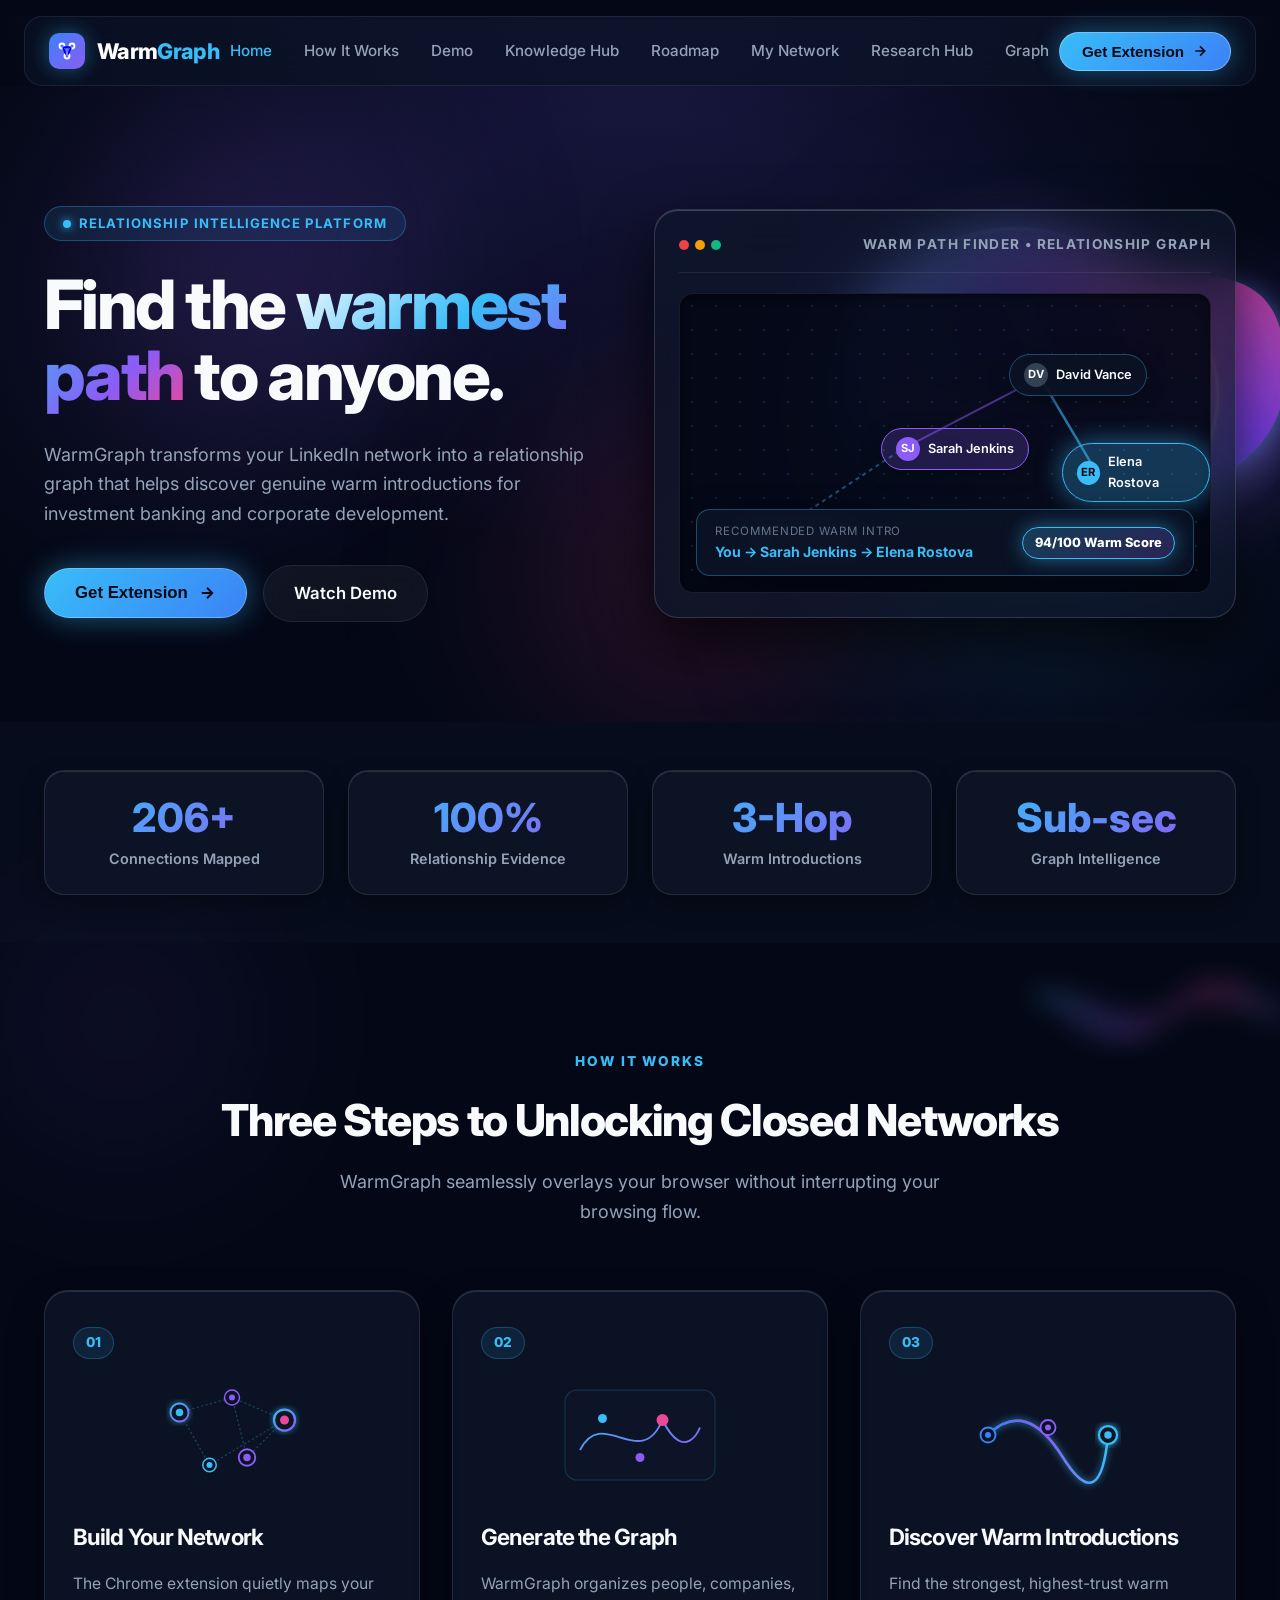
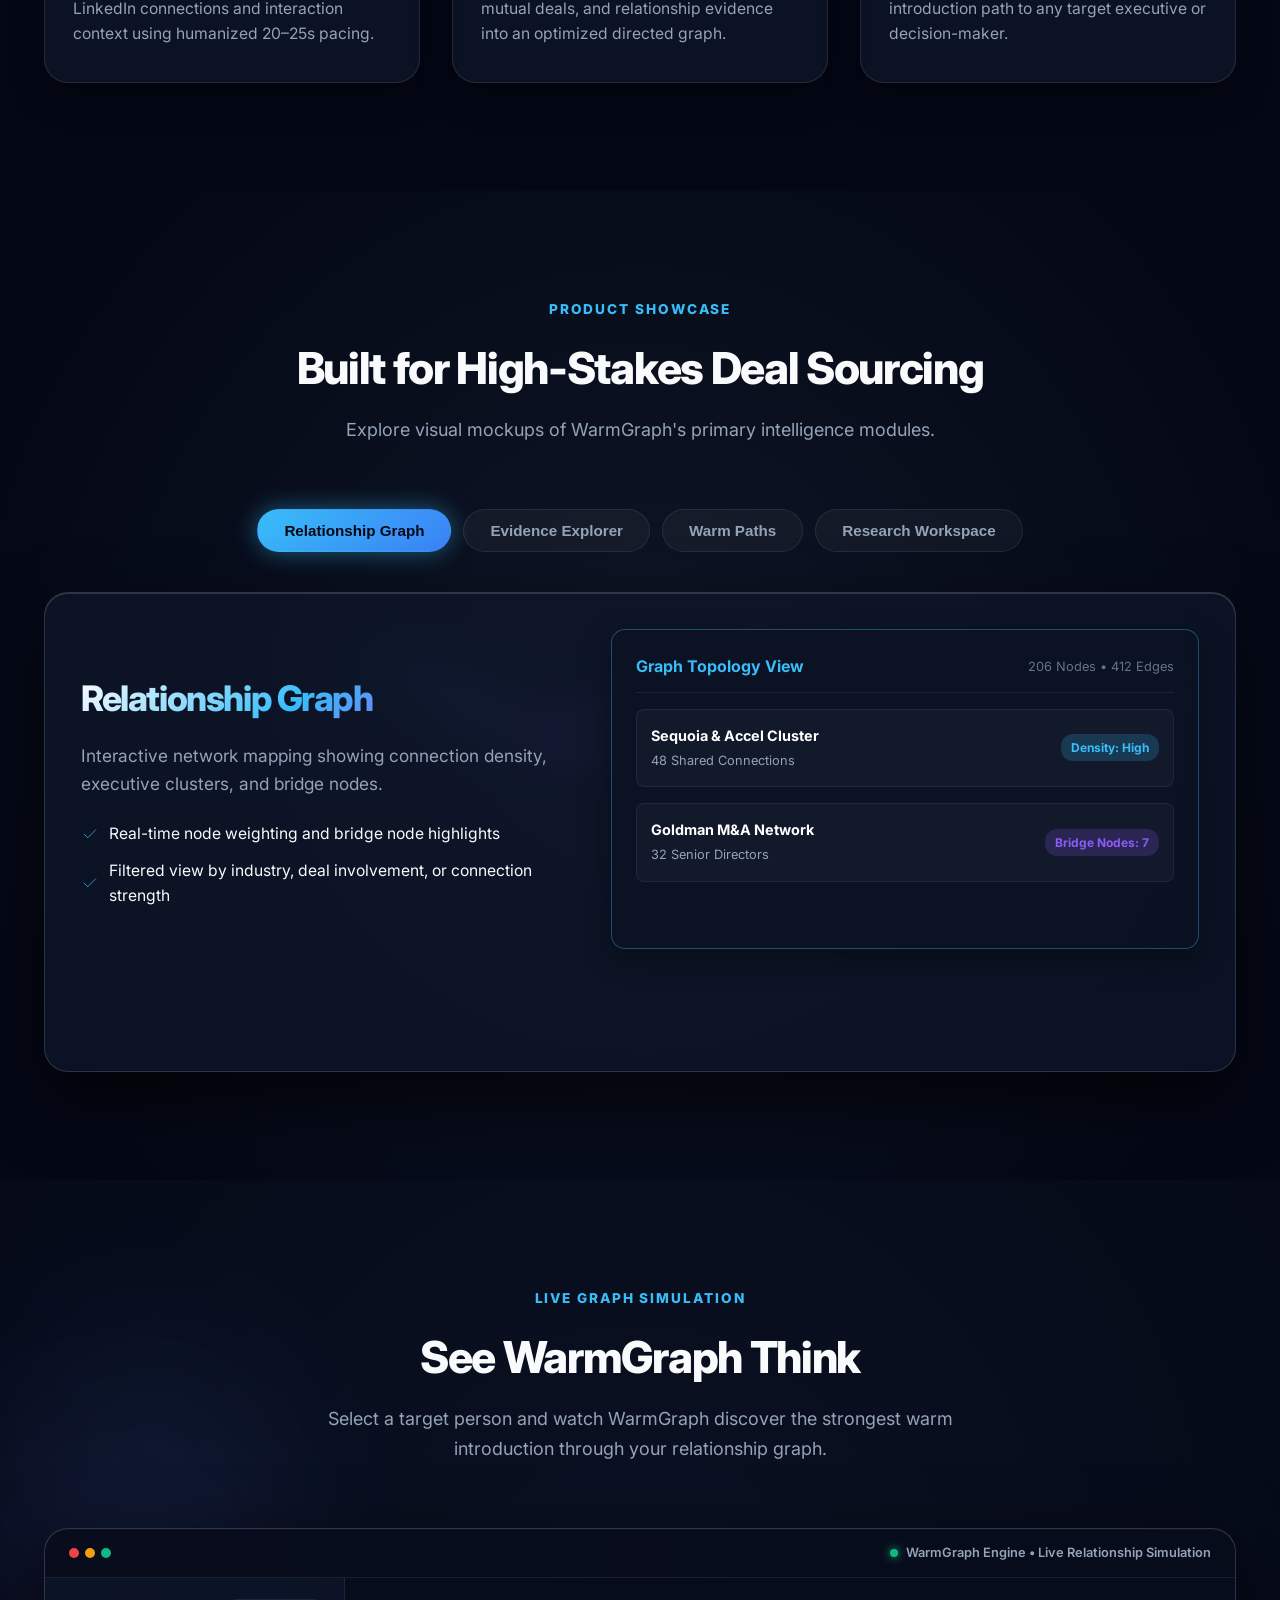
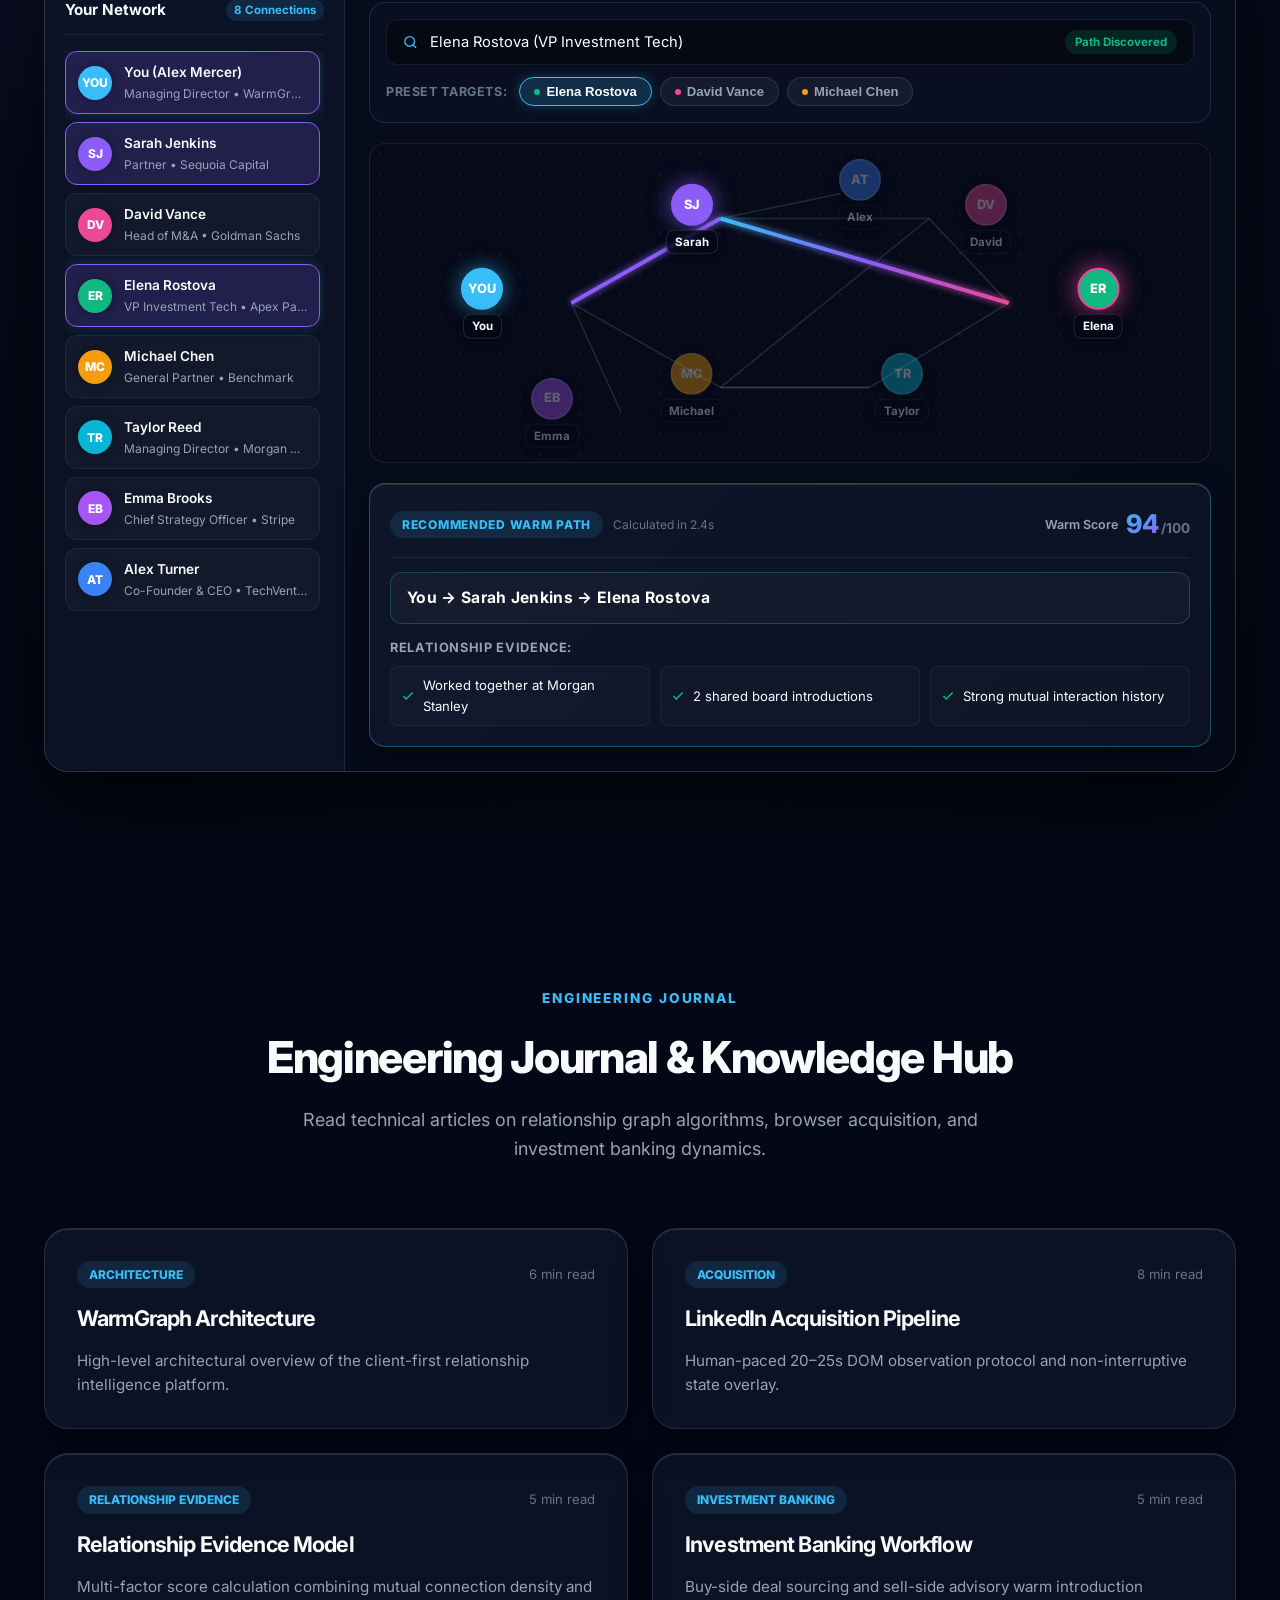
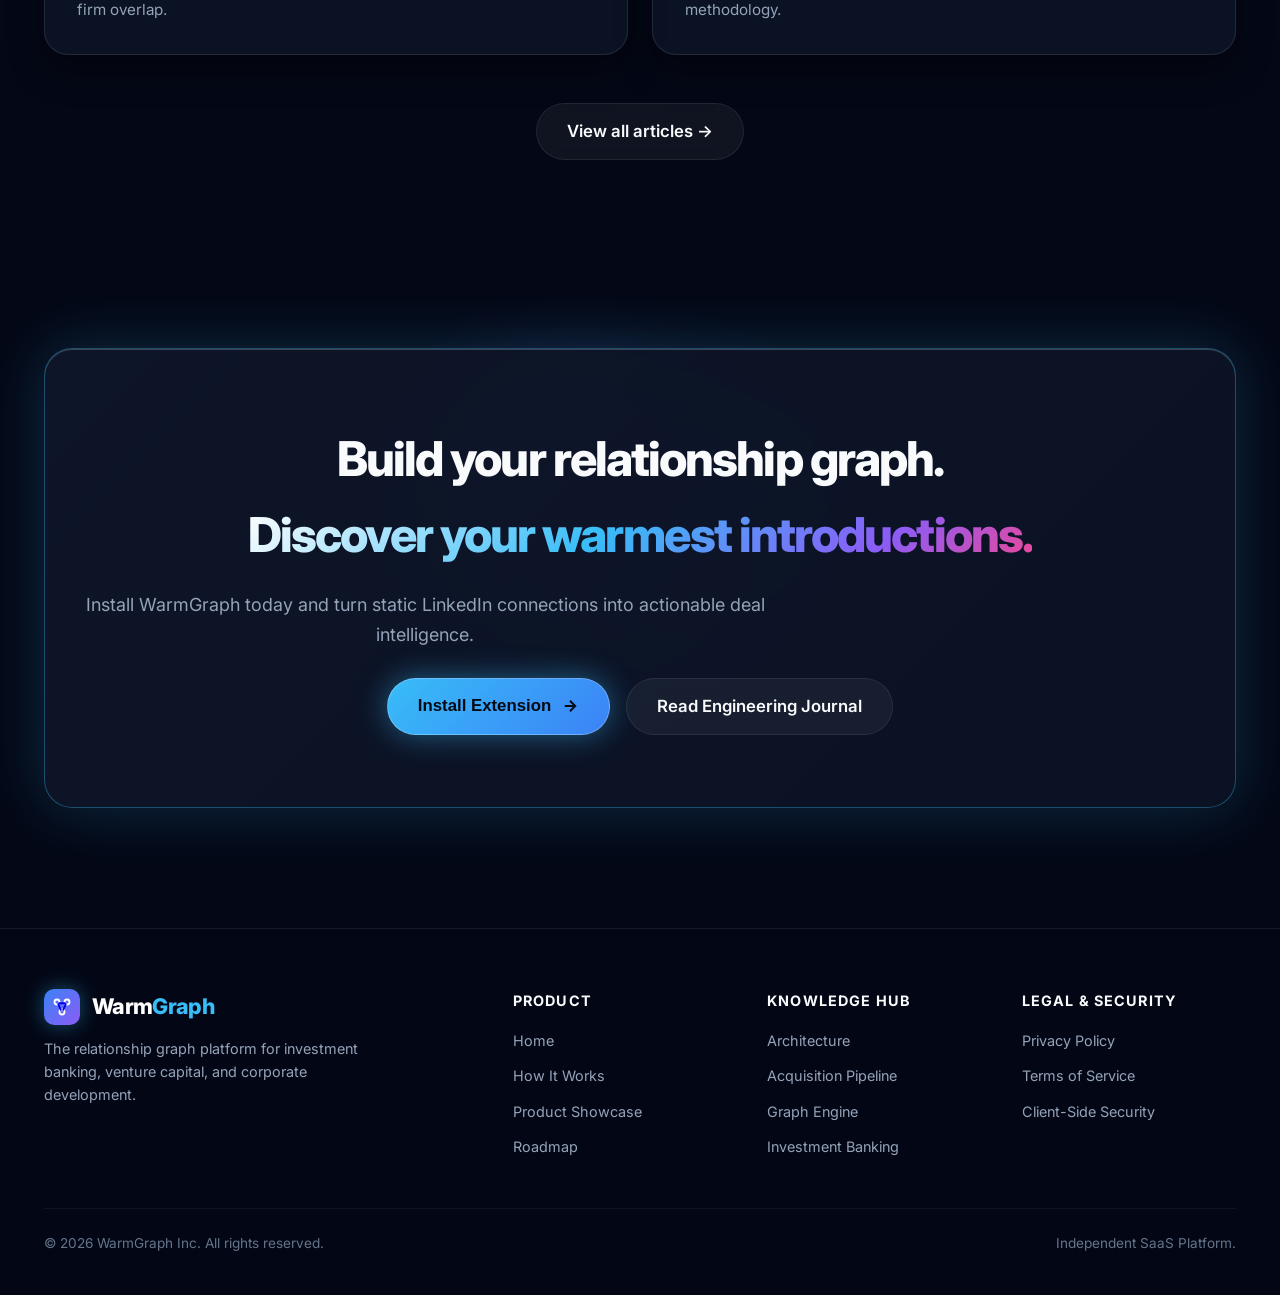
<file: website/index.html>
<!DOCTYPE html>
<html lang="en">
<head>
  <meta charset="UTF-8">
  <meta name="viewport" content="width=device-width, initial-scale=1.0">
  <title>WarmGraph — The Future of Relationship Intelligence</title>
  <meta name="description" content="WarmGraph transforms your LinkedIn network into a relationship graph that helps discover genuine warm introductions for investment banking and corporate development.">
  <link rel="stylesheet" href="css/global.css">
  <link rel="stylesheet" href="css/landing.css">
  <link rel="preconnect" href="https://fonts.googleapis.com">
  <link rel="preconnect" href="https://fonts.gstatic.com" crossorigin>
  <link href="https://fonts.googleapis.com/css2?family=Inter:wght@400;500;600;700;800&display=swap" rel="stylesheet">
</head>
<body>

  <!-- Floating Translucent Navbar -->
  <header class="header">
    <div class="nav-container">
      <a href="index.html" class="logo-link">
        <div class="logo-badge">
          <svg viewBox="0 0 24 24">
            <circle cx="6" cy="6" r="3" />
            <circle cx="18" cy="6" r="3" />
            <circle cx="12" cy="18" r="3" />
            <path d="M8.5 7.5L15.5 7.5 M7.5 8.5L10.5 15.5 M16.5 8.5L13.5 15.5" stroke="currentColor" stroke-linecap="round"/>
          </svg>
        </div>
        <span class="logo-text">Warm<span>Graph</span></span>
      </a>

      <ul class="nav-links">
        <li><a href="index.html" class="nav-link active">Home</a></li>
        <li><a href="#how-it-works" class="nav-link">How It Works</a></li>
        <li><a href="#demo" class="nav-link">Demo</a></li>
        <li><a href="knowledge.html" class="nav-link">Knowledge Hub</a></li>
        <li><a href="roadmap.html" class="nav-link">Roadmap</a></li>
        <li><a href="network.html" class="nav-link">My Network</a></li>
        <li><a href="research.html" class="nav-link">Research Hub</a></li>
        <li><a href="graph.html" class="nav-link">Graph</a></li>
      </ul>

      <div style="display: flex; align-items: center; gap: 16px;">
        <button class="nav-cta-btn open-install-modal">
          <span>Get Extension</span>
          <svg width="16" height="16" viewBox="0 0 24 24" fill="none" stroke="currentColor" stroke-width="2.5"><path d="M5 12h14M12 5l7 7-7 7"/></svg>
        </button>
        <button class="mobile-toggle" aria-label="Toggle Navigation Menu">☰</button>
      </div>
    </div>
  </header>

  <!-- Hero Section -->
  <section class="hero-section">
    <!-- Layered Lighting Aurora Background -->
    <div class="aurora-bg">
      <div class="glow-violet"></div>
      <div class="glow-blue"></div>
      <div class="glow-magenta"></div>
    </div>

    <div class="container hero-grid">
      <!-- Left Content -->
      <div class="hero-content">
        <div class="hero-pill">
          <span class="hero-pill-pulse"></span>
          <span>RELATIONSHIP INTELLIGENCE PLATFORM</span>
        </div>
        <h1 class="hero-title">Find the <span class="text-gradient">warmest path</span> to anyone.</h1>
        <p class="subtext">
          WarmGraph transforms your LinkedIn network into a relationship graph that helps discover genuine warm introductions for investment banking and corporate development.
        </p>
        <div class="hero-actions">
          <button class="btn-primary open-install-modal">
            <span>Get Extension</span>
            <svg width="18" height="18" viewBox="0 0 24 24" fill="none" stroke="currentColor" stroke-width="2.5"><path d="M5 12h14M12 5l7 7-7 7"/></svg>
          </button>
          <a href="#showcase" class="btn-secondary">
            <span>Watch Demo</span>
          </a>
        </div>
      </div>

      <!-- Right Side: Floating Glass Dashboard with 3D Aurora Blob -->
      <div class="hero-mockup-wrapper">
        <img src="assets/blobs/hero-blob.svg" class="blob blob-hero" alt="3D Aurora Liquid Ribbon Asset" />

        <div class="glass-card-mockup">
          <div class="mockup-header">
            <div class="mockup-dots">
              <span class="mockup-dot dot-red"></span>
              <span class="mockup-dot dot-yellow"></span>
              <span class="mockup-dot dot-green"></span>
            </div>
            <span class="mockup-title">Warm Path Finder • Relationship Graph</span>
          </div>

          <div class="graph-canvas">
            <svg class="graph-svg-lines">
              <line x1="18%" y1="80%" x2="42%" y2="52%" stroke="rgba(56, 189, 248, 0.4)" stroke-width="2" stroke-dasharray="4" />
              <line x1="42%" y1="52%" x2="68%" y2="28%" stroke="rgba(139, 92, 246, 0.5)" stroke-width="2" />
              <line x1="68%" y1="28%" x2="78%" y2="58%" stroke="rgba(56, 189, 248, 0.6)" stroke-width="2.5" />
            </svg>

            <div class="graph-nodes-container">
              <div class="node-item node-you">
                <div class="node-avatar">You</div>
                <span>Alex Mercer</span>
              </div>

              <div class="node-item node-bridge1">
                <div class="node-avatar">SJ</div>
                <span>Sarah Jenkins</span>
              </div>

              <div class="node-item node-bridge2">
                <div class="node-avatar">DV</div>
                <span>David Vance</span>
              </div>

              <div class="node-item node-target">
                <div class="node-avatar">ER</div>
                <span>Elena Rostova</span>
              </div>
            </div>

            <div class="path-badge-popup">
              <div class="path-info">
                <span class="path-label">Recommended Warm Intro</span>
                <span class="path-desc">You → Sarah Jenkins → Elena Rostova</span>
              </div>
              <span class="path-score">94/100 Warm Score</span>
            </div>
          </div>
        </div>
      </div>
    </div>
  </section>

  <!-- Trust Section (Illuminated Glass Cards) -->
  <section class="trust-strip">
    <div class="container trust-grid">
      <div class="trust-item">
        <div class="trust-number text-blue-gradient">206+</div>
        <div class="trust-label">Connections Mapped</div>
      </div>
      <div class="trust-item">
        <div class="trust-number text-blue-gradient">100%</div>
        <div class="trust-label">Relationship Evidence</div>
      </div>
      <div class="trust-item">
        <div class="trust-number text-blue-gradient">3-Hop</div>
        <div class="trust-label">Warm Introductions</div>
      </div>
      <div class="trust-item">
        <div class="trust-number text-blue-gradient">Sub-sec</div>
        <div class="trust-label">Graph Intelligence</div>
      </div>
    </div>
  </section>

  <!-- How It Works Section with SVG Illustrations -->
  <section id="how-it-works" class="section">
    <!-- Decorative Ambient Blobs -->
    <img src="assets/blobs/ribbon.svg" class="blob" style="width: 320px; height: 160px; top: -20px; right: -40px; opacity: 0.25;" alt="" />
    <div class="glow-violet" style="width: 400px; height: 400px; bottom: -60px; left: -80px; opacity: 0.3;"></div>

    <div class="container">
      <div class="section-header">
        <span class="section-tag">HOW IT WORKS</span>
        <h2 class="section-title">Three Steps to Unlocking Closed Networks</h2>
        <p class="subtext">WarmGraph seamlessly overlays your browser without interrupting your browsing flow.</p>
      </div>

      <div class="steps-grid">
        <!-- Card 1 -->
        <div class="step-card">
          <span class="step-number">01</span>
          <div class="step-illustration-wrapper">
            <img src="assets/illustrations/step1-nodes.svg" alt="Network Nodes Illustration" style="max-height: 100%; width: auto;" />
          </div>
          <h3 class="step-title">Build Your Network</h3>
          <p class="step-desc">
            The Chrome extension quietly maps your LinkedIn connections and interaction context using humanized 20–25s pacing.
          </p>
        </div>

        <!-- Card 2 -->
        <div class="step-card">
          <span class="step-number">02</span>
          <div class="step-illustration-wrapper">
            <img src="assets/illustrations/step2-graph.svg" alt="Relationship Graph Visualization" style="max-height: 100%; width: auto;" />
          </div>
          <h3 class="step-title">Generate the Graph</h3>
          <p class="step-desc">
            WarmGraph organizes people, companies, mutual deals, and relationship evidence into an optimized directed graph.
          </p>
        </div>

        <!-- Card 3 -->
        <div class="step-card">
          <span class="step-number">03</span>
          <div class="step-illustration-wrapper">
            <img src="assets/illustrations/step3-path.svg" alt="Warm Introduction Path" style="max-height: 100%; width: auto;" />
          </div>
          <h3 class="step-title">Discover Warm Introductions</h3>
          <p class="step-desc">
            Find the strongest, highest-trust warm introduction path to any target executive or decision-maker.
          </p>
        </div>
      </div>
    </div>
  </section>

  <!-- Product Showcase Section -->
  <section id="showcase" class="showcase-section">
    <!-- Ribbon Blob Background -->
    <img src="assets/blobs/ribbon.svg" class="blob blob-ribbon" alt="" />

    <div class="container">
      <div class="section-header">
        <span class="section-tag">PRODUCT SHOWCASE</span>
        <h2 class="section-title">Built for High-Stakes Deal Sourcing</h2>
        <p class="subtext">Explore visual mockups of WarmGraph's primary intelligence modules.</p>
      </div>

      <!-- Showcase Tabs Navigation -->
      <div class="showcase-tabs">
        <button class="showcase-tab active" data-tab="tab-graph">Relationship Graph</button>
        <button class="showcase-tab" data-tab="tab-evidence">Evidence Explorer</button>
        <button class="showcase-tab" data-tab="tab-paths">Warm Paths</button>
        <button class="showcase-tab" data-tab="tab-hub">Research Workspace</button>
      </div>

      <!-- Showcase Display Panels -->
      <div class="showcase-display">
        <!-- Tab 1: Graph -->
        <div id="tab-graph" class="showcase-content-panel active">
          <div class="showcase-info">
            <h3 class="text-gradient">Relationship Graph</h3>
            <p>Interactive network mapping showing connection density, executive clusters, and bridge nodes.</p>
            <ul class="showcase-list">
              <li class="showcase-list-item">
                <svg viewBox="0 0 24 24"><polyline points="20 6 9 17 4 12"/></svg>
                <span>Real-time node weighting and bridge node highlights</span>
              </li>
              <li class="showcase-list-item">
                <svg viewBox="0 0 24 24"><polyline points="20 6 9 17 4 12"/></svg>
                <span>Filtered view by industry, deal involvement, or connection strength</span>
              </li>
            </ul>
          </div>
          <div class="showcase-preview-card">
            <div style="display: flex; justify-content: space-between; align-items: center; border-bottom: 1px solid var(--border-glass); padding-bottom: 12px;">
              <span style="font-weight: 700; color: var(--primary-blue);">Graph Topology View</span>
              <span style="font-size: 0.8rem; color: var(--text-dim);">206 Nodes • 412 Edges</span>
            </div>
            <div class="preview-row">
              <div>
                <strong style="color: #fff; display: block; font-size: 0.9rem;">Sequoia & Accel Cluster</strong>
                <span style="font-size: 0.8rem; color: var(--text-muted);">48 Shared Connections</span>
              </div>
              <span style="background: rgba(56,189,248,0.2); color: var(--primary-blue); padding: 4px 10px; border-radius: 12px; font-size: 0.75rem; font-weight: 700;">Density: High</span>
            </div>
            <div class="preview-row">
              <div>
                <strong style="color: #fff; display: block; font-size: 0.9rem;">Goldman M&A Network</strong>
                <span style="font-size: 0.8rem; color: var(--text-muted);">32 Senior Directors</span>
              </div>
              <span style="background: rgba(139,92,246,0.2); color: var(--accent-violet); padding: 4px 10px; border-radius: 12px; font-size: 0.75rem; font-weight: 700;">Bridge Nodes: 7</span>
            </div>
          </div>
        </div>

        <!-- Tab 2: Evidence Explorer -->
        <div id="tab-evidence" class="showcase-content-panel">
          <div class="showcase-info">
            <h3 class="text-gradient">Evidence Explorer</h3>
            <p>Inspect extracted raw profile metadata, mutual evidence factors, and interaction recency.</p>
            <ul class="showcase-list">
              <li class="showcase-list-item">
                <svg viewBox="0 0 24 24"><polyline points="20 6 9 17 4 12"/></svg>
                <span>Audit duplicate profiles and field completeness</span>
              </li>
              <li class="showcase-list-item">
                <svg viewBox="0 0 24 24"><polyline points="20 6 9 17 4 12"/></svg>
                <span>Validate connection proofs and co-location data</span>
              </li>
            </ul>
          </div>
          <div class="showcase-preview-card">
            <div class="preview-row">
              <span>Profile evidence: <strong>Elena Rostova</strong></span>
              <span style="color: #10b981; font-weight: 700;">VERIFIED</span>
            </div>
            <div class="preview-row">
              <span>Mutual connection proof: <strong>Sarah Jenkins (0.92 weight)</strong></span>
              <span style="color: #10b981; font-weight: 700;">CONFIRMED</span>
            </div>
          </div>
        </div>

        <!-- Tab 3: Warm Paths -->
        <div id="tab-paths" class="showcase-content-panel">
          <div class="showcase-info">
            <h3 class="text-gradient">Warm Paths</h3>
            <p>Compute multi-hop introduction paths ranked by connection trust and intro likelihood.</p>
            <ul class="showcase-list">
              <li class="showcase-list-item">
                <svg viewBox="0 0 24 24"><polyline points="20 6 9 17 4 12"/></svg>
                <span>Dijkstra-weighted shortest path computation</span>
              </li>
            </ul>
          </div>
          <div class="showcase-preview-card">
            <div class="preview-row">
              <div>
                <span style="font-size: 0.75rem; color: var(--text-dim); text-transform: uppercase;">Path #1</span>
                <p style="color: #fff; font-weight: 600;">You → Sarah Jenkins → Elena Rostova</p>
              </div>
              <span style="background: rgba(56,189,248,0.25); color: var(--primary-blue); padding: 6px 12px; border-radius: 12px; font-weight: 700;">Score 94</span>
            </div>
          </div>
        </div>

        <!-- Tab 4: Research Workspace -->
        <div id="tab-hub" class="showcase-content-panel">
          <div class="showcase-info">
            <h3 class="text-gradient">Research Workspace</h3>
            <p>Access WarmGraph's documentation, investment banking research, and algorithm specs.</p>
          </div>
          <div class="showcase-preview-card">
            <div class="preview-row">
              <span>Documentation Portal: <strong>Knowledge Hub</strong></span>
              <a href="knowledge.html" style="color: var(--primary-blue); text-decoration: none; font-size: 0.85rem; font-weight: 600;">Explore Docs →</a>
            </div>
          </div>
        </div>
      </div>
    </div>
  </section>

  <!-- TASK 6: Interactive Product Demo Section -->
  <section id="demo" class="demo-section">
    <!-- Ambient glowing backgrounds -->
    <div class="glow-violet" style="width: 480px; height: 480px; top: 10%; right: -80px; opacity: 0.25;"></div>
    <div class="glow-blue" style="width: 420px; height: 420px; bottom: 5%; left: -60px; opacity: 0.25;"></div>

    <div class="container">
      <div class="section-header">
        <span class="section-tag">LIVE GRAPH SIMULATION</span>
        <h2 class="section-title">See WarmGraph Think</h2>
        <p class="subtext">Select a target person and watch WarmGraph discover the strongest warm introduction through your relationship graph.</p>
      </div>

      <!-- Glass Dashboard Card -->
      <div class="demo-dashboard-glass">
        <!-- Dashboard Header Bar -->
        <div class="demo-dashboard-header">
          <div class="mockup-dots">
            <span class="mockup-dot dot-red"></span>
            <span class="mockup-dot dot-yellow"></span>
            <span class="mockup-dot dot-green"></span>
          </div>
          <div class="demo-header-badge">
            <span class="demo-pulse-dot"></span>
            <span>WarmGraph Engine • Live Relationship Simulation</span>
          </div>
        </div>

        <!-- Dashboard Main Grid -->
        <div class="demo-dashboard-body">
          <!-- Left Panel — Your Network -->
          <div class="demo-left-panel">
            <div class="panel-header-bar">
              <span class="panel-title">Your Network</span>
              <span class="network-count-pill">8 Connections</span>
            </div>
            <div class="network-cards-list" id="demo-network-list">
              <!-- Network cards injected dynamically via app.js -->
            </div>
          </div>

          <!-- Right Panel — Target Search & Graph / Intro Result -->
          <div class="demo-right-panel">
            <!-- Target Search Input & Presets Bar -->
            <div class="target-search-container">
              <div class="search-input-box">
                <svg width="18" height="18" viewBox="0 0 24 24" fill="none" stroke="var(--primary-blue)" stroke-width="2.2" stroke-linecap="round"><circle cx="11" cy="11" r="8"/><line x1="21" y1="21" x2="16.65" y2="16.65"/></svg>
                <input type="text" id="demo-search-input" placeholder="Search a founder, investor or executive..." readonly value="Elena Rostova (VP Investment Tech)" />
                <span class="search-status-tag" id="demo-search-status">Target Selected</span>
              </div>
              <div class="preset-targets-bar">
                <span class="preset-title">Preset Targets:</span>
                <div class="preset-buttons" id="preset-buttons-container">
                  <button class="preset-btn active" data-target="elena">
                    <span class="preset-dot" style="background: #10b981;"></span>
                    <span>Elena Rostova</span>
                  </button>
                  <button class="preset-btn" data-target="david">
                    <span class="preset-dot" style="background: #ec4899;"></span>
                    <span>David Vance</span>
                  </button>
                  <button class="preset-btn" data-target="michael">
                    <span class="preset-dot" style="background: #f59e0b;"></span>
                    <span>Michael Chen</span>
                  </button>
                </div>
              </div>
            </div>

            <!-- SVG Animated Graph Stage -->
            <div class="demo-graph-stage" id="demo-graph-stage">
              <div class="stage-overlay-grid"></div>
              <svg class="demo-svg-canvas" viewBox="0 0 600 320" id="demo-graph-svg">
                <defs>
                  <linearGradient id="active-path-grad" x1="0%" y1="0%" x2="100%" y2="100%">
                    <stop offset="0%" stop-color="#38bdf8" />
                    <stop offset="50%" stop-color="#8b5cf6" />
                    <stop offset="100%" stop-color="#ec4899" />
                  </linearGradient>
                  <filter id="neon-glow" x="-20%" y="-20%" width="140%" height="140%">
                    <feGaussianBlur stdDeviation="3.5" result="blur" />
                    <feMerge>
                      <feMergeNode in="blur" />
                      <feMergeNode in="SourceGraphic" />
                    </feMerge>
                  </filter>
                </defs>
                <!-- SVG edges and active paths dynamically rendered -->
              </svg>
              <div class="demo-nodes-overlay" id="demo-nodes-overlay">
                <!-- Node HTML cards positioned absolutely on the 600x320 SVG canvas -->
              </div>
            </div>

            <!-- Warm Introduction Recommendation Result Card -->
            <div class="demo-result-card" id="demo-result-card">
              <div class="result-card-header">
                <div class="result-tag-group">
                  <span class="result-badge">RECOMMENDED WARM PATH</span>
                  <span class="result-live-indicator">Calculated in 2.4s</span>
                </div>
                <div class="result-score-box">
                  <span class="score-label">Warm Score</span>
                  <div class="score-val-wrapper">
                    <span class="score-number" id="demo-score-number">94</span>
                    <span class="score-max">/100</span>
                  </div>
                </div>
              </div>

              <div class="result-path-display">
                <span class="path-visual-string" id="demo-path-string">You → Sarah Jenkins → Elena Rostova</span>
              </div>

              <div class="result-evidence-section">
                <span class="evidence-title">Relationship Evidence:</span>
                <ul class="evidence-list" id="demo-evidence-list">
                  <li><svg viewBox="0 0 24 24"><polyline points="20 6 9 17 4 12"/></svg><span>Worked together at Morgan Stanley</span></li>
                  <li><svg viewBox="0 0 24 24"><polyline points="20 6 9 17 4 12"/></svg><span>2 shared board introductions</span></li>
                  <li><svg viewBox="0 0 24 24"><polyline points="20 6 9 17 4 12"/></svg><span>Strong mutual interaction history</span></li>
                </ul>
              </div>
            </div>
          </div>
        </div>
      </div>
    </div>
  </section>

  <!-- Knowledge Hub Preview Section -->
  <section class="section">
    <div class="container">
      <div class="section-header">
        <span class="section-tag">ENGINEERING JOURNAL</span>
        <h2 class="section-title">Engineering Journal & Knowledge Hub</h2>
        <p class="subtext">Read technical articles on relationship graph algorithms, browser acquisition, and investment banking dynamics.</p>
      </div>

      <div class="hub-grid">
        <!-- Card 1 -->
        <a href="knowledge.html#architecture" class="hub-card">
          <div class="hub-card-meta">
            <span class="hub-tag">ARCHITECTURE</span>
            <span class="hub-read-time">6 min read</span>
          </div>
          <h3 class="hub-title">WarmGraph Architecture</h3>
          <p class="hub-snippet">High-level architectural overview of the client-first relationship intelligence platform.</p>
        </a>

        <!-- Card 2 -->
        <a href="knowledge.html#acquisition" class="hub-card">
          <div class="hub-card-meta">
            <span class="hub-tag">ACQUISITION</span>
            <span class="hub-read-time">8 min read</span>
          </div>
          <h3 class="hub-title">LinkedIn Acquisition Pipeline</h3>
          <p class="hub-snippet">Human-paced 20–25s DOM observation protocol and non-interruptive state overlay.</p>
        </a>

        <!-- Card 3 -->
        <a href="knowledge.html#relationship" class="hub-card">
          <div class="hub-card-meta">
            <span class="hub-tag">RELATIONSHIP EVIDENCE</span>
            <span class="hub-read-time">5 min read</span>
          </div>
          <h3 class="hub-title">Relationship Evidence Model</h3>
          <p class="hub-snippet">Multi-factor score calculation combining mutual connection density and firm overlap.</p>
        </a>

        <!-- Card 4 -->
        <a href="knowledge.html#banking" class="hub-card">
          <div class="hub-card-meta">
            <span class="hub-tag">INVESTMENT BANKING</span>
            <span class="hub-read-time">5 min read</span>
          </div>
          <h3 class="hub-title">Investment Banking Workflow</h3>
          <p class="hub-snippet">Buy-side deal sourcing and sell-side advisory warm introduction methodology.</p>
        </a>
      </div>

      <div class="hub-footer-cta">
        <a href="knowledge.html" class="btn-secondary">
          <span>View all articles →</span>
        </a>
      </div>
    </div>
  </section>

  <!-- Final CTA Section (Dramatic Product Launch Banner) -->
  <section class="container cta-banner">
    <!-- Footer Blob Asset Background -->
    <img src="assets/blobs/footer-blob.svg" class="blob blob-footer" alt="" />

    <div class="cta-glass-box">
      <h2>Build your relationship graph.<br><span class="text-gradient">Discover your warmest introductions.</span></h2>
      <p class="subtext">Install WarmGraph today and turn static LinkedIn connections into actionable deal intelligence.</p>
      <div style="display: flex; gap: 16px; justify-content: center; flex-wrap: wrap; margin-top: 28px;">
        <button class="btn-primary open-install-modal">
          <span>Install Extension</span>
          <svg width="18" height="18" viewBox="0 0 24 24" fill="none" stroke="currentColor" stroke-width="2.5"><path d="M5 12h14M12 5l7 7-7 7"/></svg>
        </button>
        <a href="knowledge.html" class="btn-secondary">
          <span>Read Engineering Journal</span>
        </a>
      </div>
    </div>
  </section>

  <!-- Footer -->
  <footer class="footer">
    <div class="container">
      <div class="footer-grid">
        <div class="footer-brand">
          <a href="index.html" class="logo-link">
            <div class="logo-badge">
              <svg viewBox="0 0 24 24">
                <circle cx="6" cy="6" r="3" />
                <circle cx="18" cy="6" r="3" />
                <circle cx="12" cy="18" r="3" />
                <path d="M8.5 7.5L15.5 7.5 M7.5 8.5L10.5 15.5 M16.5 8.5L13.5 15.5" stroke="currentColor" stroke-linecap="round"/>
              </svg>
            </div>
            <span class="logo-text">Warm<span>Graph</span></span>
          </a>
          <p>The relationship graph platform for investment banking, venture capital, and corporate development.</p>
        </div>

        <div>
          <h4 class="footer-col-title">Product</h4>
          <ul class="footer-links">
            <li><a href="index.html">Home</a></li>
            <li><a href="#how-it-works">How It Works</a></li>
            <li><a href="#showcase">Product Showcase</a></li>
            <li><a href="roadmap.html">Roadmap</a></li>
          </ul>
        </div>

        <div>
          <h4 class="footer-col-title">Knowledge Hub</h4>
          <ul class="footer-links">
            <li><a href="knowledge.html#architecture">Architecture</a></li>
            <li><a href="knowledge.html#acquisition">Acquisition Pipeline</a></li>
            <li><a href="knowledge.html#graph_engine">Graph Engine</a></li>
            <li><a href="knowledge.html#banking">Investment Banking</a></li>
          </ul>
        </div>

        <div>
          <h4 class="footer-col-title">Legal & Security</h4>
          <ul class="footer-links">
            <li><a href="#">Privacy Policy</a></li>
            <li><a href="#">Terms of Service</a></li>
            <li><a href="#">Client-Side Security</a></li>
          </ul>
        </div>
      </div>

      <div class="footer-bottom">
        <span>&copy; 2026 WarmGraph Inc. All rights reserved.</span>
        <span>Independent SaaS Platform.</span>
      </div>
    </div>
  </footer>

  <script src="js/app.js"></script>
  <script src="js/animations.js"></script>
</body>
</html>
</file>
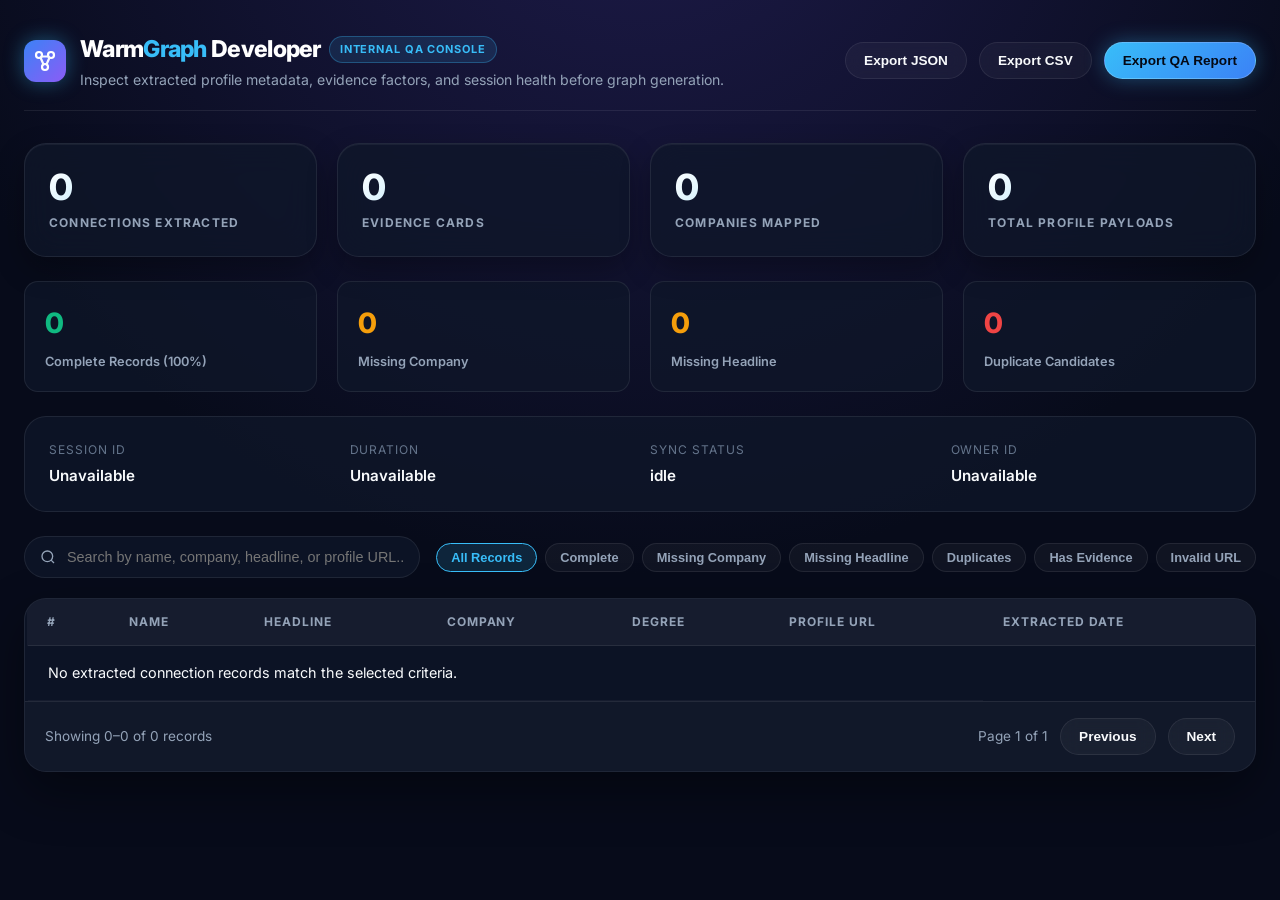
<file: extension/developer_dashboard.html>
<!DOCTYPE html>
<html lang="en">
<head>
  <meta charset="UTF-8">
  <meta name="viewport" content="width=device-width, initial-scale=1.0">
  <title>WarmGraph Developer Console — Extraction QA Workspace</title>
  <link rel="preconnect" href="https://fonts.googleapis.com">
  <link rel="preconnect" href="https://fonts.gstatic.com" crossorigin>
  <link href="https://fonts.googleapis.com/css2?family=Inter:wght@400;500;600;700;800&family=JetBrains+Mono:wght@400;500;600&display=swap" rel="stylesheet">
  <style>
    :root {
      --bg-dark: #070b1a;
      --bg-card: rgba(15, 23, 42, 0.75);
      --bg-card-hover: rgba(30, 41, 59, 0.85);
      --border-glass: rgba(255, 255, 255, 0.08);
      --border-glass-active: rgba(56, 189, 248, 0.35);
      --primary-blue: #38bdf8;
      --accent-violet: #8b5cf6;
      --success-emerald: #10b981;
      --warning-amber: #f59e0b;
      --error-coral: #ef4444;
      --text-main: #f8fafc;
      --text-muted: #94a3b8;
      --text-dim: #64748b;
      --radius-sm: 8px;
      --radius-md: 14px;
      --radius-lg: 22px;
      --radius-full: 9999px;
    }

    * {
      box-sizing: border-box;
      margin: 0;
      padding: 0;
    }

    body {
      font-family: 'Inter', -apple-system, BlinkMacSystemFont, "Segoe UI", Roboto, sans-serif;
      background-color: var(--bg-dark);
      background: radial-gradient(circle at 50% -20%, #1e1b4b 0%, #070b1a 60%);
      background-attachment: fixed;
      color: var(--text-main);
      line-height: 1.5;
      padding: 32px 24px;
      min-height: 100vh;
    }

    .container {
      max-width: 1440px;
      margin: 0 auto;
    }

    /* Top Navigation Header */
    .header {
      display: flex;
      align-items: center;
      justify-content: space-between;
      margin-bottom: 32px;
      padding-bottom: 20px;
      border-bottom: 1px solid var(--border-glass);
    }

    .brand {
      display: flex;
      align-items: center;
      gap: 14px;
    }

    .brand-logo-badge {
      width: 42px;
      height: 42px;
      border-radius: 12px;
      background: linear-gradient(135deg, #3b82f6, #8b5cf6);
      display: flex;
      align-items: center;
      justify-content: center;
      box-shadow: 0 0 20px rgba(56, 189, 248, 0.4);
    }

    .brand-logo-badge svg {
      width: 24px;
      height: 24px;
      fill: none;
      stroke: #ffffff;
      stroke-width: 2.2;
    }

    .brand-title {
      font-size: 1.45rem;
      font-weight: 800;
      color: #ffffff;
      letter-spacing: -0.03em;
    }

    .brand-title span {
      color: var(--primary-blue);
    }

    .brand-badge {
      display: inline-block;
      padding: 4px 10px;
      border-radius: var(--radius-full);
      background: rgba(56, 189, 248, 0.12);
      border: 1px solid rgba(56, 189, 248, 0.3);
      color: var(--primary-blue);
      font-size: 11px;
      font-weight: 700;
      letter-spacing: 0.08em;
      text-transform: uppercase;
    }

    .subtitle {
      font-size: 0.88rem;
      color: var(--text-muted);
      margin-top: 2px;
    }

    .header-actions {
      display: flex;
      align-items: center;
      gap: 12px;
    }

    .btn {
      display: inline-flex;
      align-items: center;
      gap: 8px;
      padding: 10px 18px;
      border-radius: var(--radius-full);
      font-size: 0.85rem;
      font-weight: 600;
      cursor: pointer;
      border: 1px solid var(--border-glass);
      background: rgba(255, 255, 255, 0.04);
      color: var(--text-main);
      transition: all 0.2s ease;
      backdrop-filter: blur(8px);
    }

    .btn:hover {
      background: rgba(255, 255, 255, 0.08);
      border-color: rgba(255, 255, 255, 0.18);
      transform: translateY(-2px);
    }

    .btn-primary {
      background: linear-gradient(135deg, #38bdf8 0%, #3b82f6 100%);
      color: #040914;
      border: 1px solid rgba(255, 255, 255, 0.2);
      font-weight: 700;
      box-shadow: 0 0 20px rgba(56, 189, 248, 0.35);
    }

    .btn-primary:hover {
      background: linear-gradient(135deg, #60a5fa 0%, #2563eb 100%);
      box-shadow: 0 0 30px rgba(56, 189, 248, 0.55);
    }

    /* Top Metrics Grid */
    .metrics-grid {
      display: grid;
      grid-template-columns: repeat(4, 1fr);
      gap: 20px;
      margin-bottom: 24px;
    }

    .metric-card {
      background: var(--bg-card);
      padding: 24px;
      border-radius: var(--radius-lg);
      border: 1px solid var(--border-glass);
      box-shadow: 0 12px 30px rgba(0, 0, 0, 0.3), inset 0 1px 0 rgba(255, 255, 255, 0.05);
      backdrop-filter: blur(16px);
      transition: all 0.2s ease;
    }

    .metric-card:hover {
      border-color: var(--border-glass-active);
      transform: translateY(-3px);
    }

    .metric-value {
      font-size: 2.25rem;
      font-weight: 800;
      color: var(--text-main);
      line-height: 1.1;
      letter-spacing: -0.03em;
      background: linear-gradient(135deg, #ffffff 0%, #38bdf8 100%);
      -webkit-background-clip: text;
      -webkit-text-fill-color: transparent;
    }

    .metric-label {
      font-size: 0.75rem;
      font-weight: 700;
      color: var(--text-muted);
      text-transform: uppercase;
      letter-spacing: 0.1em;
      margin-top: 6px;
    }

    /* QA Health Cards Grid */
    .health-grid {
      display: grid;
      grid-template-columns: repeat(4, 1fr);
      gap: 20px;
      margin-bottom: 24px;
    }

    .health-card {
      background: var(--bg-card);
      border: 1px solid var(--border-glass);
      border-radius: var(--radius-md);
      padding: 20px;
      display: flex;
      flex-direction: column;
      gap: 8px;
    }

    .health-val {
      font-size: 1.75rem;
      font-weight: 800;
    }
    .val-complete { color: var(--success-emerald); }
    .val-warning { color: var(--warning-amber); }
    .val-error { color: var(--error-coral); }

    .health-lbl {
      font-size: 0.8rem;
      font-weight: 600;
      color: var(--text-muted);
    }

    /* Session Summary Card */
    .session-summary-box {
      background: var(--bg-card);
      border: 1px solid var(--border-glass);
      border-radius: var(--radius-lg);
      padding: 24px;
      margin-bottom: 24px;
      display: grid;
      grid-template-columns: repeat(4, 1fr);
      gap: 20px;
    }

    .sum-item label {
      font-size: 0.75rem;
      color: var(--text-dim);
      text-transform: uppercase;
      letter-spacing: 0.08em;
      display: block;
      margin-bottom: 4px;
    }

    .sum-item span {
      font-size: 0.95rem;
      font-weight: 600;
      color: var(--text-main);
    }

    /* Table & Controls Section */
    .controls-bar {
      display: flex;
      align-items: center;
      justify-content: space-between;
      gap: 16px;
      margin-bottom: 20px;
      flex-wrap: wrap;
    }

    .search-input-wrapper {
      position: relative;
      flex: 1;
      max-width: 420px;
    }

    .search-input-wrapper input {
      width: 100%;
      padding: 12px 16px 12px 42px;
      background: var(--bg-card);
      border: 1px solid var(--border-glass);
      border-radius: var(--radius-full);
      color: var(--text-main);
      font-size: 0.9rem;
      outline: none;
      transition: all 0.2s ease;
    }

    .search-input-wrapper input:focus {
      border-color: var(--primary-blue);
      box-shadow: 0 0 15px rgba(56, 189, 248, 0.25);
    }

    .search-icon {
      position: absolute;
      left: 16px;
      top: 50%;
      transform: translateY(-50%);
      width: 16px;
      height: 16px;
      stroke: var(--text-muted);
    }

    .filter-chips {
      display: flex;
      gap: 8px;
      flex-wrap: wrap;
    }

    .filter-chip {
      padding: 6px 14px;
      border-radius: var(--radius-full);
      background: rgba(255, 255, 255, 0.04);
      border: 1px solid var(--border-glass);
      color: var(--text-muted);
      font-size: 0.8rem;
      font-weight: 600;
      cursor: pointer;
      transition: all 0.2s ease;
    }

    .filter-chip:hover {
      color: var(--text-main);
      background: rgba(255, 255, 255, 0.08);
    }

    .filter-chip.active {
      background: rgba(56, 189, 248, 0.15);
      color: var(--primary-blue);
      border-color: var(--primary-blue);
    }

    /* Data Table */
    .table-card {
      background: var(--bg-card);
      border: 1px solid var(--border-glass);
      border-radius: var(--radius-lg);
      overflow: hidden;
      box-shadow: 0 20px 50px rgba(0,0,0,0.4);
      margin-bottom: 24px;
    }

    .data-table {
      width: 100%;
      border-collapse: collapse;
      text-align: left;
      font-size: 0.9rem;
    }

    .data-table th {
      background: rgba(255, 255, 255, 0.04);
      padding: 14px 20px;
      color: var(--text-muted);
      font-weight: 700;
      text-transform: uppercase;
      font-size: 0.75rem;
      letter-spacing: 0.08em;
      border-bottom: 1px solid var(--border-glass);
    }

    .data-table td {
      padding: 16px 20px;
      border-bottom: 1px solid rgba(255, 255, 255, 0.04);
      color: var(--text-main);
    }

    .data-table tbody tr {
      cursor: pointer;
      transition: background 180ms ease, border-left 180ms ease;
      border-left: 3px solid transparent;
    }

    .data-table tbody tr:hover {
      background: rgba(37, 99, 235, 0.05);
      border-left: 3px solid #3B82F6;
    }

    /* Company Stacked Typography (Task 9.3) */
    .company-cell {
      display: flex;
      flex-direction: column;
      gap: 2px;
    }

    .company-name-text {
      font-size: 14px;
      font-weight: 600;
      color: #f8fafc;
    }

    .company-role-text {
      font-size: 11px;
      font-weight: 500;
      color: #94a3b8;
    }

    /* Glass Profile Button Chip (Task 9.3) */
    .btn-profile-chip {
      display: inline-flex;
      align-items: center;
      justify-content: center;
      gap: 6px;
      height: 34px;
      padding: 0 14px;
      border-radius: 10px;
      background: rgba(37, 99, 235, 0.12);
      border: 1px solid rgba(96, 165, 250, 0.25);
      color: #60a5fa;
      font-size: 12px;
      font-weight: 600;
      text-decoration: none;
      cursor: pointer;
      transition: all 180ms ease;
      user-select: none;
    }

    .btn-profile-chip:hover {
      background: rgba(37, 99, 235, 0.25);
      border-color: rgba(96, 165, 250, 0.45);
      color: #ffffff;
      transform: translateY(-1px);
      text-decoration: none;
      box-shadow: 0 4px 12px rgba(37, 99, 235, 0.2);
    }

    .highlight-match {
      background: rgba(56, 189, 248, 0.3);
      color: #ffffff;
      padding: 0 4px;
      border-radius: 3px;
    }

    /* Pagination Footer */
    .pagination-bar {
      display: flex;
      align-items: center;
      justify-content: space-between;
      padding: 16px 20px;
      background: rgba(255, 255, 255, 0.02);
      border-top: 1px solid var(--border-glass);
    }

    .pagination-info {
      font-size: 0.85rem;
      color: var(--text-muted);
    }

    .pagination-controls {
      display: flex;
      align-items: center;
      gap: 12px;
    }

    /* Inspector Drawer Overlay */
    .inspector-overlay {
      position: fixed;
      inset: 0;
      z-index: 10000;
      background: rgba(7, 11, 26, 0.8);
      backdrop-filter: blur(12px);
      display: flex;
      justify-content: flex-end;
    }

    .inspector-drawer {
      width: 580px;
      max-width: 90vw;
      height: 100vh;
      background: rgba(15, 23, 42, 0.98);
      border-left: 1px solid var(--border-glass-active);
      box-shadow: -20px 0 50px rgba(0, 0, 0, 0.7);
      padding: 32px;
      overflow-y: auto;
      display: flex;
      flex-direction: column;
      gap: 24px;
    }

    .inspector-header {
      display: flex;
      align-items: center;
      justify-content: space-between;
      padding-bottom: 16px;
      border-bottom: 1px solid var(--border-glass);
    }

    .inspector-close-btn {
      background: none;
      border: none;
      color: var(--text-muted);
      font-size: 1.75rem;
      cursor: pointer;
    }

    .json-details {
      background: rgba(7, 11, 26, 0.9);
      border: 1px solid var(--border-glass);
      border-radius: var(--radius-md);
      padding: 16px;
      font-family: 'JetBrains Mono', monospace;
      font-size: 0.82rem;
      color: var(--primary-blue);
      overflow-x: auto;
    }
  </style>
</head>
<body>

  <div class="container">
    <!-- Top Header -->
    <header class="header">
      <div class="brand">
        <div class="brand-logo-badge">
          <svg viewBox="0 0 24 24">
            <circle cx="6" cy="6" r="3" />
            <circle cx="18" cy="6" r="3" />
            <circle cx="12" cy="18" r="3" />
            <path d="M8.5 7.5L15.5 7.5 M7.5 8.5L10.5 15.5 M16.5 8.5L13.5 15.5" stroke="currentColor" stroke-linecap="round"/>
          </svg>
        </div>
        <div>
          <div style="display: flex; align-items: center; gap: 8px;">
            <h1 class="brand-title">Warm<span>Graph</span> Developer</h1>
            <span class="brand-badge">INTERNAL QA CONSOLE</span>
          </div>
          <p class="subtitle">Inspect extracted profile metadata, evidence factors, and session health before graph generation.</p>
        </div>
      </div>

      <div class="header-actions">
        <button id="btnExportJson" class="btn">Export JSON</button>
        <button id="btnExportCsv" class="btn">Export CSV</button>
        <button id="btnExportSummary" class="btn btn-primary">Export QA Report</button>
      </div>
    </header>

    <!-- Top Metrics Grid -->
    <div class="metrics-grid">
      <div class="metric-card">
        <div id="metricConnections" class="metric-value">0</div>
        <div class="metric-label">Connections Extracted</div>
      </div>
      <div class="metric-card">
        <div id="metricEvidence" class="metric-value">0</div>
        <div class="metric-label">Evidence Cards</div>
      </div>
      <div class="metric-card">
        <div id="metricCompanies" class="metric-value">0</div>
        <div class="metric-label">Companies Mapped</div>
      </div>
      <div class="metric-card">
        <div id="metricProfiles" class="metric-value">0</div>
        <div class="metric-label">Total Profile Payloads</div>
      </div>
    </div>

    <!-- Health Quality Visual Cards -->
    <div class="health-grid">
      <div class="health-card">
        <div id="qualityComplete" class="health-val val-complete">0</div>
        <div class="health-lbl">Complete Records (100%)</div>
      </div>
      <div class="health-card">
        <div id="qualityMissingCompany" class="health-val val-warning">0</div>
        <div class="health-lbl">Missing Company</div>
      </div>
      <div class="health-card">
        <div id="qualityMissingHeadline" class="health-val val-warning">0</div>
        <div class="health-lbl">Missing Headline</div>
      </div>
      <div class="health-card">
        <div id="qualityDuplicates" class="health-val val-error">0</div>
        <div class="health-lbl">Duplicate Candidates</div>
      </div>
    </div>

    <!-- Network Session Overview Summary -->
    <div class="session-summary-box">
      <div class="sum-item">
        <label>Session ID</label>
        <span id="summarySessionId">—</span>
      </div>
      <div class="sum-item">
        <label>Duration</label>
        <span id="summaryDuration">—</span>
      </div>
      <div class="sum-item">
        <label>Sync Status</label>
        <span id="summarySyncStatus">—</span>
      </div>
      <div class="sum-item">
        <label>Owner ID</label>
        <span id="summaryOwner">—</span>
      </div>

      <!-- Hidden elements required by test suite -->
      <div style="display:none;">
        <span id="summaryStarted"></span>
        <span id="summaryCompleted"></span>
        <span id="summaryLastUpdated"></span>
      </div>
    </div>

    <!-- Search & Filter Controls Bar -->
    <div class="controls-bar">
      <div class="search-input-wrapper">
        <svg class="search-icon" viewBox="0 0 24 24" fill="none" stroke="currentColor" stroke-width="2"><circle cx="11" cy="11" r="8"/><line x1="21" y1="21" x2="16.65" y2="16.65"/></svg>
        <input type="text" id="searchInput" placeholder="Search by name, company, headline, or profile URL...">
      </div>

      <div class="filter-chips">
        <button class="filter-chip active" data-filter="all">All Records</button>
        <button class="filter-chip" data-filter="complete">Complete</button>
        <button class="filter-chip" data-filter="missing_company">Missing Company</button>
        <button class="filter-chip" data-filter="missing_headline">Missing Headline</button>
        <button class="filter-chip" data-filter="duplicates">Duplicates</button>
        <button class="filter-chip" data-filter="has_evidence">Has Evidence</button>
        <button class="filter-chip" data-filter="invalid_url">Invalid URL</button>
      </div>
    </div>

    <!-- Extraction Dataset Table -->
    <div class="table-card">
      <table class="data-table">
        <thead>
          <tr>
            <th>#</th>
            <th>Name</th>
            <th>Headline</th>
            <th>Company</th>
            <th>Degree</th>
            <th>Profile URL</th>
            <th>Extracted Date</th>
          </tr>
        </thead>
        <tbody id="tableBody">
          <!-- Dynamic dataset rows -->
        </tbody>
      </table>

      <div class="pagination-bar">
        <div id="paginationInfo" class="pagination-info">Showing 0 records</div>
        <div class="pagination-controls">
          <span id="pageIndicator" style="font-size: 0.85rem; color: var(--text-muted);">Page 1</span>
          <button id="btnPrevPage" class="btn" disabled>Previous</button>
          <button id="btnNextPage" class="btn" disabled>Next</button>
        </div>
      </div>
    </div>
  </div>

  <!-- Inspector Drawer Overlay -->
  <div id="inspectorOverlay" class="inspector-overlay" style="display: none;">
    <div class="inspector-drawer">
      <div class="inspector-header">
        <h3 style="font-size: 1.25rem; color: #fff;">Record Inspection Drawer</h3>
        <button id="inspectorClose" class="inspector-close-btn">&times;</button>
      </div>
      <div id="inspectorBody">
        <!-- Dynamic JSON and record detail sections -->
      </div>
    </div>
  </div>

  <script src="developer_dashboard.js"></script>
</body>
</html>
</file>
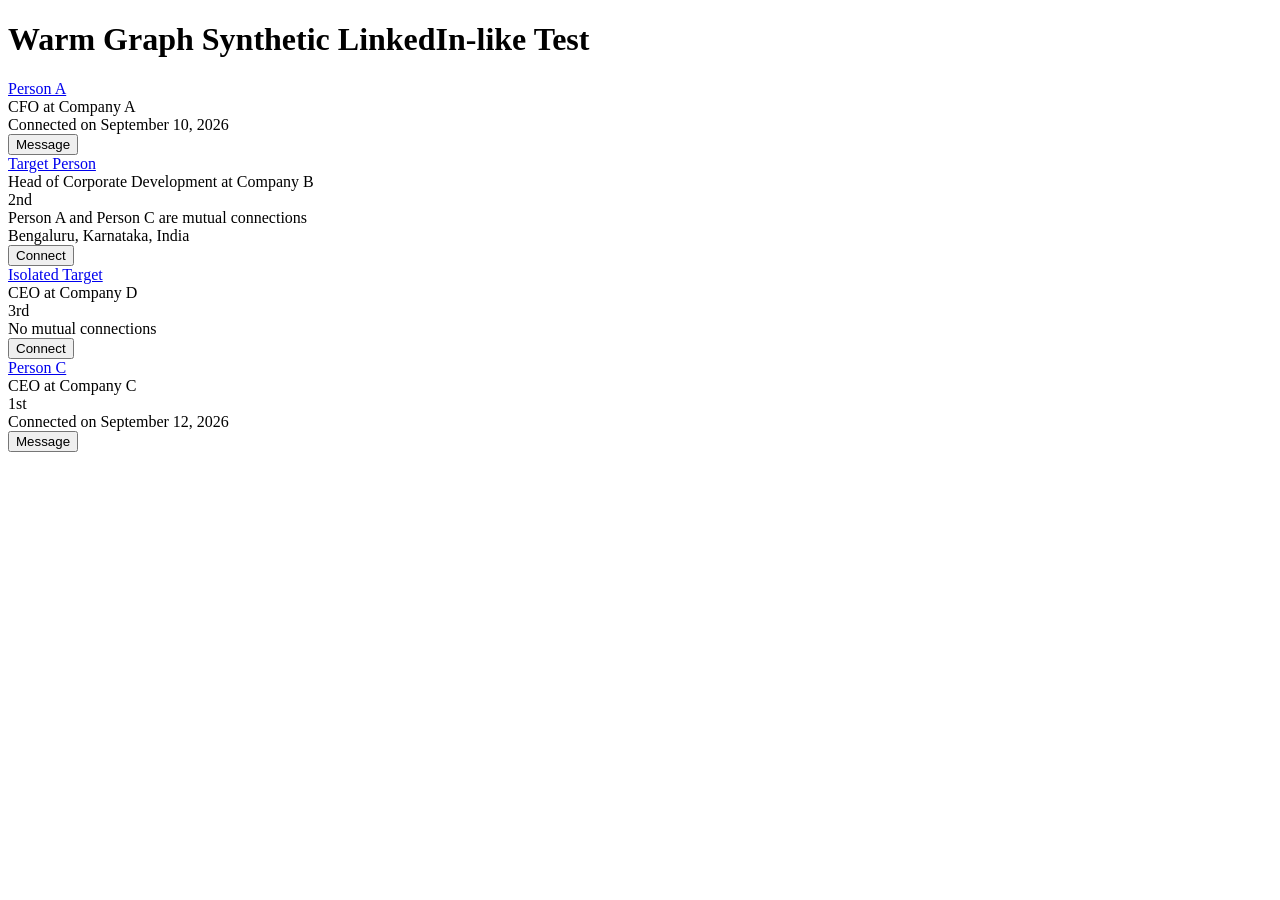
<file: extension/extension-test.html>
<!DOCTYPE html>
<html>
<head>
  <meta charset="UTF-8">
  <title>Warm Graph - Synthetic Test</title>
</head>

<body>

  <h1>Warm Graph Synthetic LinkedIn-like Test</h1>

  <!-- Simulated 1st-degree connection -->
  <div class="connection-card">
    <a href="https://www.linkedin.com/in/person-a">
      Person A
    </a>

    <div>CFO at Company A</div>
    <div>Connected on September 10, 2026</div>

    <button>Message</button>
  </div>


  <!-- Simulated 2nd-degree relationship -->
 <div class="connection-card">

  <a href="https://www.linkedin.com/in/target-person">
    Target Person
  </a>

  <div>Head of Corporate Development at Company B</div>

  <div>2nd</div>

  <div>Person A and Person C are mutual connections</div>

  <div>Bengaluru, Karnataka, India</div>

  <button>Connect</button>

</div>
<!-- Isolated target: exists, but has no connection to Manasvi -->
<div class="connection-card">
  <a href="https://www.linkedin.com/in/isolated-target">
    Isolated Target
  </a>
  <div>CEO at Company D</div>
  <div>3rd</div>
  <div>No mutual connections</div>
  <button>Connect</button>
</div>

  <!-- First-degree connection -->
<div class="connection-card">

  <a href="https://www.linkedin.com/in/person-c">
    Person C
  </a>

  <div>CEO at Company C</div>

  <div>1st</div>

  <div>Connected on September 12, 2026</div>

  <button>Message</button>

</div>
</body>
</html>
</file>
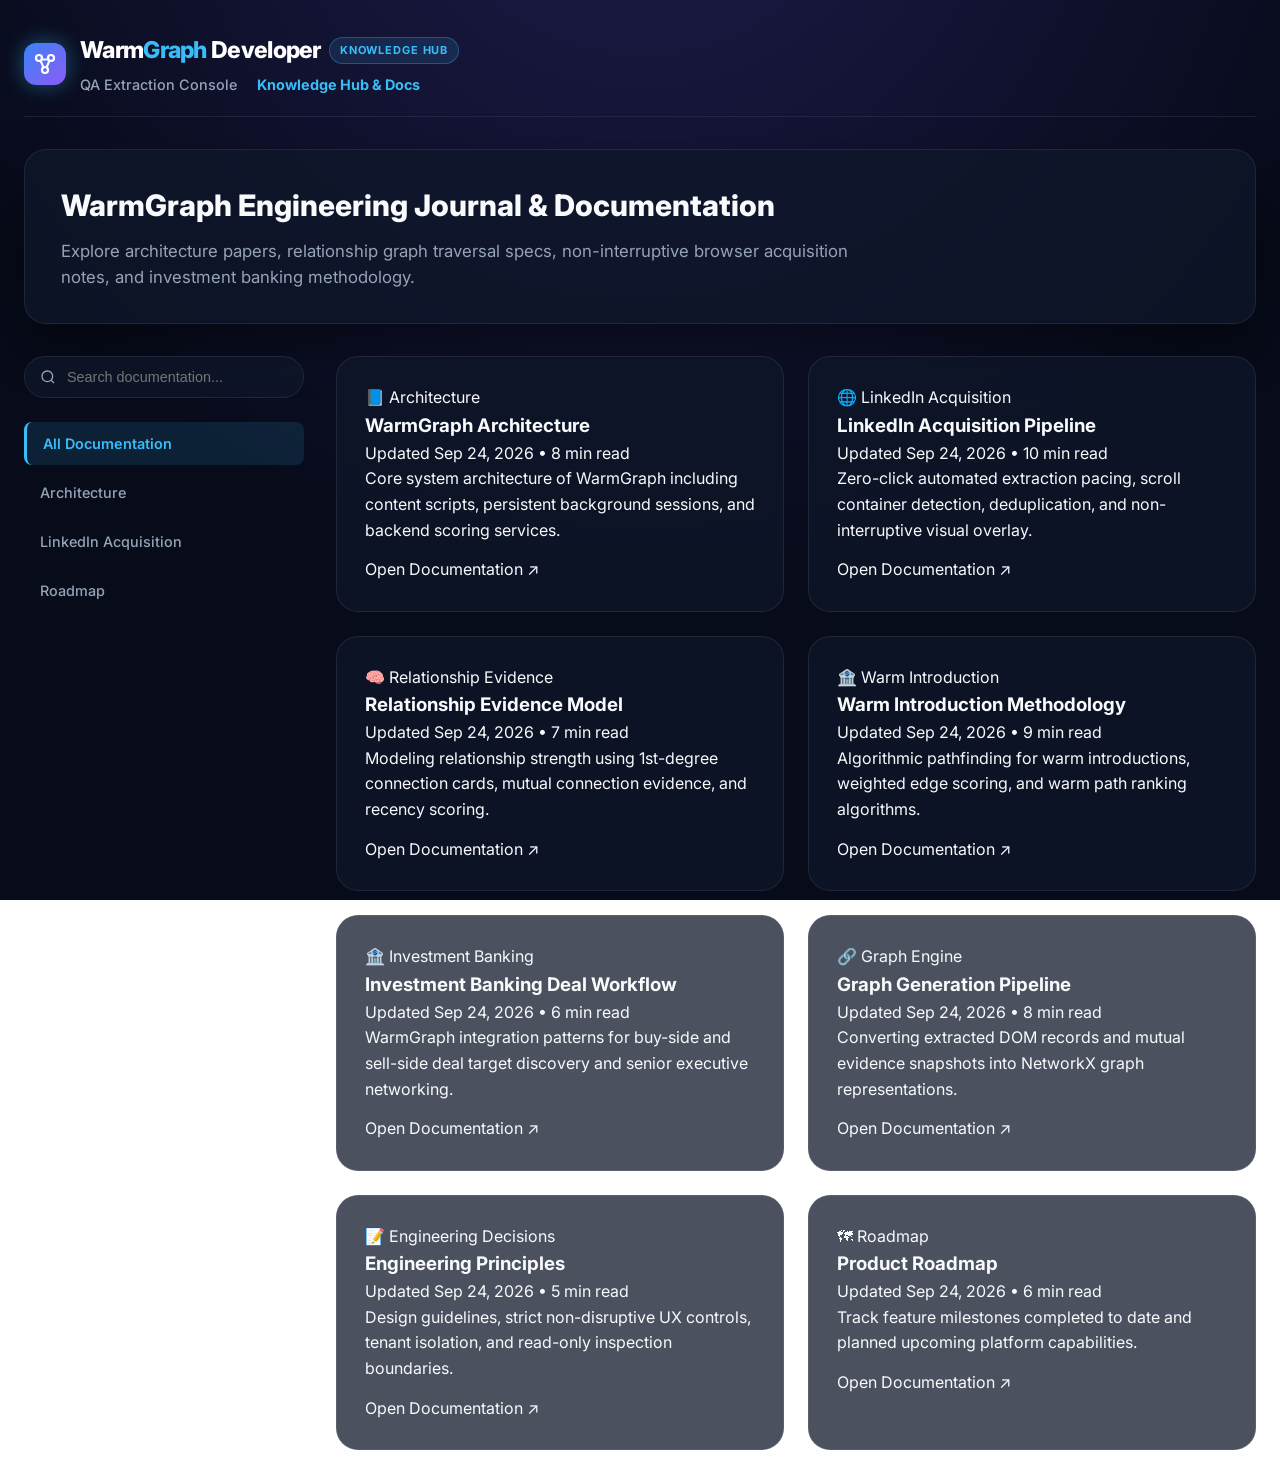
<file: extension/knowledge_hub.html>
<!DOCTYPE html>
<html lang="en">
<head>
  <meta charset="UTF-8">
  <meta name="viewport" content="width=device-width, initial-scale=1.0">
  <title>WarmGraph Developer — Knowledge Hub Portal</title>
  <link rel="preconnect" href="https://fonts.googleapis.com">
  <link rel="preconnect" href="https://fonts.gstatic.com" crossorigin>
  <link href="https://fonts.googleapis.com/css2?family=Inter:wght@400;500;600;700;800&family=JetBrains+Mono:wght@400;500;600&display=swap" rel="stylesheet">
  <style>
    :root {
      --bg-dark: #070b1a;
      --bg-card: rgba(15, 23, 42, 0.75);
      --bg-card-hover: rgba(30, 41, 59, 0.85);
      --border-glass: rgba(255, 255, 255, 0.08);
      --border-glass-active: rgba(56, 189, 248, 0.35);
      --primary-blue: #38bdf8;
      --accent-violet: #8b5cf6;
      --text-main: #f8fafc;
      --text-muted: #94a3b8;
      --text-dim: #64748b;
      --radius-sm: 8px;
      --radius-md: 14px;
      --radius-lg: 22px;
      --radius-full: 9999px;
    }

    * {
      box-sizing: border-box;
      margin: 0;
      padding: 0;
    }

    body {
      font-family: 'Inter', -apple-system, BlinkMacSystemFont, "Segoe UI", Roboto, sans-serif;
      background-color: var(--bg-dark);
      background: radial-gradient(circle at 50% -20%, #1e1b4b 0%, #070b1a 60%);
      background-attachment: fixed;
      color: var(--text-main);
      line-height: 1.6;
      padding: 32px 24px;
      min-height: 100vh;
    }

    .container {
      max-width: 1400px;
      margin: 0 auto;
    }

    /* Header */
    .header {
      display: flex;
      align-items: center;
      justify-content: space-between;
      margin-bottom: 32px;
      padding-bottom: 20px;
      border-bottom: 1px solid var(--border-glass);
    }

    .brand {
      display: flex;
      align-items: center;
      gap: 14px;
    }

    .brand-logo-badge {
      width: 42px;
      height: 42px;
      border-radius: 12px;
      background: linear-gradient(135deg, #3b82f6, #8b5cf6);
      display: flex;
      align-items: center;
      justify-content: center;
      box-shadow: 0 0 20px rgba(56, 189, 248, 0.4);
    }

    .brand-logo-badge svg {
      width: 24px;
      height: 24px;
      fill: none;
      stroke: #ffffff;
      stroke-width: 2.2;
    }

    .brand-title {
      font-size: 1.45rem;
      font-weight: 800;
      color: #ffffff;
      letter-spacing: -0.03em;
    }

    .brand-title span {
      color: var(--primary-blue);
    }

    .brand-badge {
      display: inline-block;
      padding: 4px 10px;
      border-radius: var(--radius-full);
      background: rgba(56, 189, 248, 0.12);
      border: 1px solid rgba(56, 189, 248, 0.3);
      color: var(--primary-blue);
      font-size: 11px;
      font-weight: 700;
      letter-spacing: 0.08em;
      text-transform: uppercase;
    }

    .dev-nav {
      display: flex;
      align-items: center;
      gap: 20px;
      margin-top: 4px;
    }

    .dev-nav a {
      font-size: 0.9rem;
      text-decoration: none;
      transition: color 0.15s ease;
    }

    .dev-nav a.active {
      font-weight: 700;
      color: var(--primary-blue);
    }

    .dev-nav a:not(.active) {
      font-weight: 500;
      color: var(--text-muted);
    }

    .dev-nav a:not(.active):hover {
      color: var(--text-main);
    }

    /* Hero Banner */
    .hero {
      background: var(--bg-card);
      padding: 32px 36px;
      border-radius: var(--radius-lg);
      border: 1px solid var(--border-glass);
      margin-bottom: 32px;
      box-shadow: 0 20px 50px rgba(0,0,0,0.4);
    }

    .hero-title {
      font-size: 1.85rem;
      font-weight: 800;
      color: var(--text-main);
      margin-bottom: 8px;
    }

    .hero-desc {
      font-size: 1.05rem;
      color: var(--text-muted);
      max-width: 800px;
    }

    /* Main Hub Grid Layout */
    .hub-layout {
      display: grid;
      grid-template-columns: 280px 1fr;
      gap: 32px;
    }

    /* Sidebar */
    .sidebar {
      display: flex;
      flex-direction: column;
      gap: 24px;
    }

    .search-wrapper {
      position: relative;
    }

    .search-wrapper input {
      width: 100%;
      padding: 12px 16px 12px 42px;
      background: var(--bg-card);
      border: 1px solid var(--border-glass);
      border-radius: var(--radius-full);
      color: var(--text-main);
      font-size: 0.9rem;
      outline: none;
      transition: all 0.2s ease;
    }

    .search-wrapper input:focus {
      border-color: var(--primary-blue);
      box-shadow: 0 0 15px rgba(56, 189, 248, 0.25);
    }

    .search-icon {
      position: absolute;
      left: 16px;
      top: 50%;
      transform: translateY(-50%);
      width: 16px;
      height: 16px;
      stroke: var(--text-muted);
    }

    .category-list {
      list-style: none;
      display: flex;
      flex-direction: column;
      gap: 6px;
    }

    .category-item {
      padding: 10px 16px;
      border-radius: var(--radius-sm);
      color: var(--text-muted);
      font-size: 0.9rem;
      font-weight: 500;
      cursor: pointer;
      transition: all 0.2s ease;
    }

    .category-item:hover {
      background: rgba(255, 255, 255, 0.04);
      color: var(--text-main);
    }

    .category-item.active {
      background: rgba(56, 189, 248, 0.12);
      color: var(--primary-blue);
      font-weight: 600;
      border-left: 3px solid var(--primary-blue);
    }

    /* Article Cards Grid */
    .article-grid {
      display: grid;
      grid-template-columns: repeat(2, 1fr);
      gap: 24px;
    }

    .article-card {
      background: var(--bg-card);
      border: 1px solid var(--border-glass);
      border-radius: var(--radius-lg);
      padding: 28px;
      transition: all 0.25s ease;
      cursor: pointer;
      display: flex;
      flex-direction: column;
      gap: 14px;
    }

    .article-card:hover {
      border-color: var(--border-glass-active);
      transform: translateY(-4px);
      background: var(--bg-card-hover);
      box-shadow: 0 12px 30px rgba(0, 0, 0, 0.4), 0 0 20px rgba(56, 189, 248, 0.15);
    }

    .article-tag {
      font-size: 0.75rem;
      font-weight: 700;
      color: var(--primary-blue);
      background: rgba(56, 189, 248, 0.12);
      padding: 4px 10px;
      border-radius: var(--radius-full);
      width: fit-content;
    }

    .article-title {
      font-size: 1.3rem;
      font-weight: 700;
      color: var(--text-main);
      line-height: 1.3;
    }

    .article-snippet {
      font-size: 0.92rem;
      color: var(--text-muted);
      line-height: 1.5;
    }

    /* Reader View Card */
    .reader-card {
      background: var(--bg-card);
      border: 1px solid var(--border-glass);
      border-radius: var(--radius-lg);
      padding: 48px;
      box-shadow: 0 20px 50px rgba(0,0,0,0.5);
    }

    .btn-back {
      display: inline-flex;
      align-items: center;
      gap: 8px;
      padding: 8px 16px;
      border-radius: var(--radius-full);
      background: rgba(255, 255, 255, 0.05);
      border: 1px solid var(--border-glass);
      color: var(--primary-blue);
      font-size: 0.85rem;
      font-weight: 600;
      cursor: pointer;
      margin-bottom: 24px;
    }

    .callout-note {
      background: rgba(56, 189, 248, 0.08);
      border-left: 4px solid var(--primary-blue);
      padding: 16px;
      border-radius: var(--radius-md);
      margin: 20px 0;
      color: #e0f2fe;
    }

    .callout-important {
      background: rgba(139, 92, 246, 0.08);
      border-left: 4px solid var(--accent-violet);
      padding: 16px;
      border-radius: var(--radius-md);
      margin: 20px 0;
      color: #f3e8ff;
    }

    pre code {
      display: block;
      background: rgba(7, 11, 26, 0.9);
      border: 1px solid var(--border-glass);
      padding: 16px;
      border-radius: var(--radius-md);
      font-family: 'JetBrains Mono', monospace;
      font-size: 0.88rem;
      color: var(--primary-blue);
      overflow-x: auto;
      margin: 20px 0;
    }
  </style>
</head>
<body>

  <div class="container">
    <!-- Header -->
    <header class="header">
      <div class="brand">
        <div class="brand-logo-badge">
          <svg viewBox="0 0 24 24">
            <circle cx="6" cy="6" r="3" />
            <circle cx="18" cy="6" r="3" />
            <circle cx="12" cy="18" r="3" />
            <path d="M8.5 7.5L15.5 7.5 M7.5 8.5L10.5 15.5 M16.5 8.5L13.5 15.5" stroke="currentColor" stroke-linecap="round"/>
          </svg>
        </div>
        <div>
          <div style="display: flex; align-items: center; gap: 8px;">
            <h1 class="brand-title">Warm<span>Graph</span> Developer</h1>
            <span class="brand-badge">KNOWLEDGE HUB</span>
          </div>
          <div class="dev-nav">
            <a href="developer_dashboard.html">QA Extraction Console</a>
            <a href="knowledge_hub.html" class="active">Knowledge Hub & Docs</a>
          </div>
        </div>
      </div>
    </header>

    <!-- Hero Banner -->
    <div class="hero">
      <h2 class="hero-title">WarmGraph Engineering Journal & Documentation</h2>
      <p class="hero-desc">Explore architecture papers, relationship graph traversal specs, non-interruptive browser acquisition notes, and investment banking methodology.</p>
    </div>

    <!-- Hub Layout -->
    <div class="hub-layout">
      <!-- Sidebar -->
      <aside class="sidebar">
        <div class="search-wrapper">
          <svg class="search-icon" viewBox="0 0 24 24" fill="none" stroke="currentColor" stroke-width="2"><circle cx="11" cy="11" r="8"/><line x1="21" y1="21" x2="16.65" y2="16.65"/></svg>
          <input type="text" id="searchInput" placeholder="Search documentation...">
        </div>

        <ul id="categoryList" class="category-list">
          <li class="category-item active" data-category="all">All Documentation</li>
          <li class="category-item" data-category="Architecture">Architecture</li>
          <li class="category-item" data-category="LinkedIn Acquisition">LinkedIn Acquisition</li>
          <li class="category-item" data-category="Roadmap">Roadmap</li>
        </ul>
      </aside>

      <!-- Main Content Area -->
      <main>
        <!-- Grid View -->
        <div id="articleGrid" class="article-grid">
          <!-- Dynamic article cards -->
        </div>

        <!-- Reader Card View -->
        <div id="readerCard" class="reader-card" style="display: none;">
          <button id="btnBackToGrid" class="btn-back">← Back to Knowledge Hub</button>
          <div style="margin-bottom: 24px;">
            <span id="readerCategory" class="article-tag">ARCHITECTURE</span>
            <h1 id="readerTitle" style="font-size: 2.25rem; color: #fff; margin: 12px 0 8px;">Article Title</h1>
            <div style="font-size: 0.85rem; color: var(--text-muted); display: flex; gap: 12px;">
              <span id="readerUpdated">Updated</span> • <span id="readerReadingTime">5 min read</span>
            </div>
          </div>
          <div id="readerContent" style="font-size: 1.05rem; line-height: 1.7; color: #cbd5e1;">
            <!-- Rendered markdown article -->
          </div>
        </div>
      </main>
    </div>
  </div>

  <script src="knowledge_hub.js"></script>
</body>
</html>
</file>
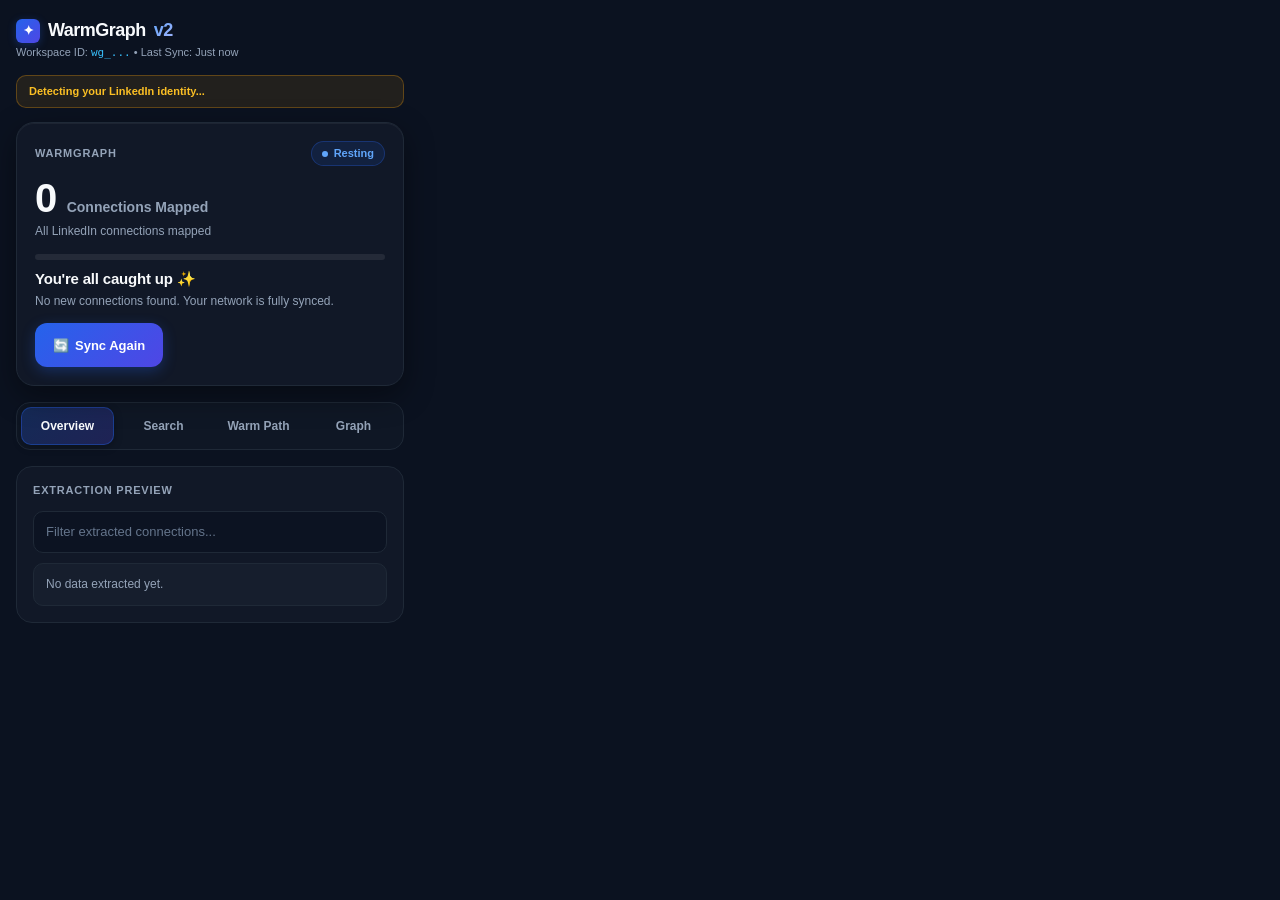
<file: extension/popup.html>
<!DOCTYPE html>
<html lang="en">
<head>
  <meta charset="UTF-8">
  <meta name="viewport" content="width=device-width, initial-scale=1.0">
  <title>WarmGraph</title>
  <style>
    :root {
      --bg: #0B1220;
      --surface: #111827;
      --surface-elevated: #1F2937;
      --border: #1F2937;
      --border-light: rgba(255, 255, 255, 0.08);
      --primary: #2563EB;
      --accent: #4F46E5;
      --success: #22C55E;
      --text: #F8FAFC;
      --secondary: #94A3B8;
      --muted: #64748B;
    }

    * {
      box-sizing: border-box;
      margin: 0;
      padding: 0;
    }

    body {
      width: 420px;
      min-height: 580px;
      background: var(--bg);
      color: var(--text);
      font-family: -apple-system, BlinkMacSystemFont, "SF Pro Display", "Inter", "Segoe UI", Roboto, Helvetica, Arial, sans-serif;
      padding: 16px;
      -webkit-font-smoothing: antialiased;
      line-height: 1.4;
    }

    /* Focus Ring Accessibility */
    *:focus-visible {
      outline: 2px solid var(--primary);
      outline-offset: 2px;
    }

    /* Top Brand Header */
    .header-container {
      display: flex;
      align-items: center;
      justify-content: space-between;
      margin-bottom: 12px;
    }

    .brand-title {
      font-size: 18px;
      font-weight: 800;
      color: var(--text);
      letter-spacing: -0.5px;
      display: flex;
      align-items: center;
      gap: 8px;
    }

    .brand-icon {
      width: 24px;
      height: 24px;
      background: linear-gradient(135deg, var(--primary) 0%, var(--accent) 100%);
      border-radius: 6px;
      display: flex;
      align-items: center;
      justify-content: center;
      color: #ffffff;
      font-size: 13px;
      box-shadow: 0 2px 8px rgba(37, 99, 235, 0.3);
    }

    .brand-title span {
      background: linear-gradient(135deg, #60A5FA 0%, #A5B4FC 100%);
      -webkit-background-clip: text;
      -webkit-text-fill-color: transparent;
    }

    .subtitle {
      color: var(--secondary);
      font-size: 11px;
      font-weight: 500;
      margin-top: 2px;
    }

    /* Identity Banner */
    #identity {
      margin-bottom: 14px;
      padding: 8px 12px;
      border-radius: 10px;
      font-size: 11px;
      font-weight: 600;
      display: flex;
      align-items: center;
      gap: 6px;
      transition: all 0.2s ease;
    }

    #identity.detected {
      background: rgba(34, 197, 94, 0.1);
      border: 1px solid rgba(34, 197, 94, 0.3);
      color: #4ADE80;
    }

    #identity.pending {
      background: rgba(245, 158, 11, 0.1);
      border: 1px solid rgba(245, 158, 11, 0.3);
      color: #FBBF24;
    }

    /* Hero Dashboard Section */
    #acquisitionContainer {
      background: var(--surface);
      border: 1px solid var(--border);
      border-radius: 18px;
      padding: 18px;
      margin-bottom: 16px;
      box-shadow: 0 10px 30px rgba(0, 0, 0, 0.4), inset 0 1px 0 rgba(255, 255, 255, 0.05);
      position: relative;
      overflow: hidden;
    }

    .dashboard-top-row {
      display: flex;
      align-items: center;
      justify-content: space-between;
      margin-bottom: 12px;
    }

    .dashboard-brand-tag {
      font-size: 11px;
      font-weight: 700;
      color: var(--secondary);
      text-transform: uppercase;
      letter-spacing: 0.8px;
    }

    .status-badge {
      display: inline-flex;
      align-items: center;
      gap: 6px;
      padding: 4px 10px;
      border-radius: 9999px;
      background: rgba(37, 99, 235, 0.12);
      border: 1px solid rgba(37, 99, 235, 0.3);
      color: #60A5FA;
      font-size: 11px;
      font-weight: 600;
    }

    .status-badge-dot {
      width: 6px;
      height: 6px;
      border-radius: 50%;
      background: currentColor;
    }

    .hero-metric-group {
      margin: 10px 0 14px;
    }

    #heroCountDisplay {
      font-size: 40px;
      font-weight: 800;
      color: var(--text);
      line-height: 1.0;
      letter-spacing: -1px;
      display: inline-block;
    }

    .hero-label {
      font-size: 14px;
      font-weight: 600;
      color: var(--secondary);
      margin-left: 6px;
      display: inline-block;
    }

    #heroSecondaryText {
      font-size: 12px;
      color: var(--secondary);
      font-weight: 500;
      margin-top: 4px;
    }

    #acquisitionStatusTitle {
      font-weight: 700;
      color: var(--text);
      font-size: 15px;
      margin: 8px 0 4px;
      letter-spacing: -0.2px;
    }

    #acquisitionInstruction {
      font-size: 12px;
      color: var(--secondary);
      margin-bottom: 12px;
      line-height: 1.4;
    }

    #acquisitionProgressBarContainer {
      width: 100%;
      height: 6px;
      background: rgba(255, 255, 255, 0.08);
      border-radius: 9999px;
      overflow: hidden;
      margin: 12px 0 8px;
    }

    #acquisitionProgressBar {
      width: 0%;
      height: 100%;
      background: linear-gradient(90deg, var(--primary) 0%, var(--accent) 100%);
      border-radius: 9999px;
      transition: width 0.4s cubic-bezier(0.16, 1, 0.3, 1);
      box-shadow: 0 0 10px rgba(37, 99, 235, 0.4);
    }

    #acquisitionRemainingText {
      font-size: 11px;
      color: var(--secondary);
      margin-bottom: 10px;
      font-weight: 500;
    }

    .action-controls-row {
      margin-top: 14px;
      display: flex;
      align-items: center;
      gap: 10px;
    }

    .primary-action-btn {
      min-height: 44px;
      padding: 0 18px;
      background: linear-gradient(135deg, var(--primary) 0%, var(--accent) 100%);
      color: #ffffff;
      border: none;
      border-radius: 12px;
      font-size: 13px;
      font-weight: 700;
      cursor: pointer;
      box-shadow: 0 4px 14px rgba(37, 99, 235, 0.3);
      transition: transform 0.2s cubic-bezier(0.16, 1, 0.3, 1), box-shadow 0.2s ease, opacity 0.2s ease;
      display: inline-flex;
      align-items: center;
      justify-content: center;
      gap: 6px;
    }

    .primary-action-btn:hover {
      transform: translateY(-2px);
      box-shadow: 0 6px 20px rgba(37, 99, 235, 0.5);
    }

    .primary-action-btn:active {
      transform: translateY(0);
    }

    .secondary-action-btn {
      min-height: 44px;
      padding: 0 14px;
      background: rgba(255, 255, 255, 0.05);
      color: var(--text);
      border: 1px solid var(--border-light);
      border-radius: 12px;
      font-size: 12px;
      font-weight: 600;
      cursor: pointer;
      transition: all 0.2s ease;
      display: inline-flex;
      align-items: center;
      justify-content: center;
    }

    .secondary-action-btn:hover {
      background: rgba(255, 255, 255, 0.09);
      border-color: rgba(255, 255, 255, 0.2);
      transform: translateY(-2px);
    }

    /* Segmented Tab Navigation */
    .tab-nav {
      display: flex;
      background: rgba(17, 24, 39, 0.8);
      padding: 4px;
      border-radius: 14px;
      border: 1px solid var(--border);
      margin-bottom: 16px;
      gap: 4px;
    }

    .tab-btn {
      flex: 1;
      height: 38px;
      background: transparent;
      border: none;
      border-radius: 10px;
      color: var(--secondary);
      font-size: 12px;
      font-weight: 600;
      cursor: pointer;
      transition: all 0.2s cubic-bezier(0.16, 1, 0.3, 1);
      display: flex;
      align-items: center;
      justify-content: center;
    }

    .tab-btn:hover {
      color: var(--text);
      background: rgba(255, 255, 255, 0.04);
    }

    .tab-btn.active {
      background: linear-gradient(135deg, rgba(37, 99, 235, 0.25) 0%, rgba(79, 70, 229, 0.25) 100%);
      color: var(--text);
      border: 1px solid rgba(37, 99, 235, 0.4);
      box-shadow: 0 2px 8px rgba(0, 0, 0, 0.3);
    }

    /* Tab Panels */
    .tab-panel {
      display: none;
      animation: fadeIn 0.2s cubic-bezier(0.16, 1, 0.3, 1);
    }

    .tab-panel.active {
      display: block;
    }

    @keyframes fadeIn {
      from { opacity: 0; transform: translateY(4px); }
      to { opacity: 1; transform: translateY(0); }
    }

    /* Section Cards */
    .section {
      background: var(--surface);
      border: 1px solid var(--border);
      border-radius: 16px;
      padding: 16px;
      margin-bottom: 14px;
    }

    .section-title {
      font-size: 11px;
      font-weight: 700;
      color: var(--secondary);
      text-transform: uppercase;
      letter-spacing: 0.8px;
      margin-bottom: 12px;
    }

    /* Inputs & Form Controls */
    label {
      display: block;
      margin: 10px 0 4px;
      font-size: 11px;
      font-weight: 600;
      color: var(--secondary);
    }

    input, select {
      width: 100%;
      height: 42px;
      padding: 0 12px;
      background: rgba(11, 18, 32, 0.7);
      border: 1px solid var(--border);
      border-radius: 10px;
      font-size: 13px;
      color: var(--text);
      transition: all 0.2s ease;
    }

    input::placeholder {
      color: var(--muted);
    }

    input:focus, select:focus {
      outline: none;
      border-color: var(--primary);
      box-shadow: 0 0 0 3px rgba(37, 99, 235, 0.2);
    }

    /* Command Palette Bar */
    .command-search-wrapper {
      position: relative;
      margin-bottom: 12px;
    }

    .command-search-input {
      width: 100%;
      height: 44px;
      padding-left: 38px;
      background: rgba(11, 18, 32, 0.8);
      border: 1px solid rgba(37, 99, 235, 0.3);
      border-radius: 12px;
      font-size: 13px;
      color: var(--text);
      box-shadow: 0 4px 14px rgba(0,0,0,0.3);
    }

    .command-search-icon {
      position: absolute;
      left: 12px;
      top: 50%;
      transform: translateY(-50%);
      color: var(--secondary);
      font-size: 14px;
      pointer-events: none;
    }

    /* Result Record Cards & Timelines */
    .record {
      background: rgba(31, 41, 55, 0.4);
      border: 1px solid var(--border-light);
      border-radius: 12px;
      padding: 12px;
      margin-bottom: 10px;
      transition: all 0.2s ease;
    }

    .record:hover {
      background: rgba(31, 41, 55, 0.7);
      border-color: rgba(37, 99, 235, 0.4);
      transform: translateY(-2px);
      box-shadow: 0 6px 18px rgba(0, 0, 0, 0.3);
    }

    .record-header {
      display: flex;
      align-items: center;
      gap: 10px;
    }

    .avatar-circle {
      width: 34px;
      height: 34px;
      border-radius: 50%;
      background: linear-gradient(135deg, var(--primary) 0%, var(--accent) 100%);
      color: #ffffff;
      font-weight: 700;
      font-size: 12px;
      display: flex;
      align-items: center;
      justify-content: center;
      flex-shrink: 0;
      box-shadow: 0 2px 6px rgba(0, 0, 0, 0.3);
    }

    .record-name {
      font-size: 13px;
      font-weight: 700;
      color: var(--text);
    }

    .record-headline {
      font-size: 11px;
      color: var(--secondary);
      margin-top: 2px;
      line-height: 1.35;
    }

    .badge {
      display: inline-block;
      padding: 3px 8px;
      border-radius: 9999px;
      background: rgba(37, 99, 235, 0.15);
      border: 1px solid rgba(37, 99, 235, 0.3);
      color: #60A5FA;
      font-size: 10px;
      font-weight: 600;
      margin-right: 4px;
      margin-top: 4px;
    }

    .badge-success {
      background: rgba(34, 197, 94, 0.15);
      border-color: rgba(34, 197, 94, 0.3);
      color: #4ADE80;
    }

    .record-link {
      display: block;
      margin-top: 6px;
      color: #60A5FA;
      font-size: 10px;
      text-decoration: none;
      overflow: hidden;
      text-overflow: ellipsis;
      white-space: nowrap;
    }

    .status-box {
      padding: 12px;
      border-radius: 10px;
      background: rgba(31, 41, 55, 0.4);
      border: 1px solid var(--border);
      font-size: 12px;
      color: var(--secondary);
      line-height: 1.45;
    }

    .summary {
      display: flex;
      gap: 10px;
      margin-bottom: 12px;
    }

    .summary-card {
      flex: 1;
      padding: 10px;
      background: rgba(31, 41, 55, 0.5);
      border: 1px solid var(--border);
      border-radius: 10px;
      text-align: center;
    }

    .summary-number {
      font-size: 20px;
      font-weight: 800;
      color: var(--text);
    }

    .summary-label {
      font-size: 10px;
      color: var(--secondary);
      text-transform: uppercase;
      letter-spacing: 0.5px;
    }

    /* Warm Path Timeline Visualizer */
    .timeline-wrapper {
      display: flex;
      flex-direction: column;
      gap: 8px;
      margin-top: 10px;
    }

    .timeline-node {
      display: flex;
      align-items: center;
      gap: 12px;
      background: rgba(31, 41, 55, 0.6);
      border: 1px solid rgba(37, 99, 235, 0.3);
      border-radius: 12px;
      padding: 10px 14px;
      box-shadow: 0 4px 12px rgba(0,0,0,0.2);
    }

    .timeline-connector {
      display: flex;
      align-items: center;
      justify-content: center;
      color: var(--primary);
      font-size: 14px;
      font-weight: 700;
      margin: -2px 0 -2px 24px;
    }

    /* Motion Accessibility */
    @media (prefers-reduced-motion: reduce) {
      *, .primary-action-btn, .tab-btn, .record, #acquisitionProgressBar {
        animation: none !important;
        transition: none !important;
      }
    }
  </style>
</head>

<body>

  <!-- Top Header -->
  <div class="header-container" style="display: flex; align-items: center; justify-content: space-between; margin-bottom: 12px; padding: 2px 0;">
    <div>
      <div class="brand-title">
        <div class="brand-icon">✦</div>
        WarmGraph <span>v2</span>
      </div>
      <div id="workspaceMeta" style="font-size: 11px; color: #94A3B8; font-weight: 500; margin-top: 2px;">
        Workspace ID: <span id="workspaceIdText" style="font-family: monospace; color: #38BDF8;">wg_...</span> • Last Sync: <span id="workspaceLastSyncText">Just now</span>
      </div>
    </div>
  </div>

  <div id="mainDashboard">
    <!-- Identity Ready / Pending Banner -->
    <div id="identity" class="pending">
      Detecting your LinkedIn identity...
    </div>

    <!-- Hero Dashboard Card -->
    <div id="acquisitionContainer">
      <div class="dashboard-top-row">
        <span class="dashboard-brand-tag">WarmGraph</span>
        <div id="acquisitionStatusBadge" class="status-badge">
          <span class="status-badge-dot"></span>
          <span id="acquisitionStatusText">Resting</span>
        </div>
      </div>

      <div class="hero-metric-group">
        <div>
          <span id="heroCountDisplay">0</span>
          <span id="heroCountLabel" class="hero-label">Connections Mapped</span>
        </div>
        <div id="heroSecondaryText">All LinkedIn connections mapped</div>
      </div>

      <div id="acquisitionProgressBarContainer">
        <div id="acquisitionProgressBar"></div>
      </div>

      <div id="acquisitionStatusTitle">You're all caught up ✨</div>
      <div id="acquisitionInstruction">No new connections found. Your network is fully synced.</div>
      <div id="acquisitionRemainingText" style="display:none;">0 remaining</div>
      <div id="batchCountdownText" style="display:none;">Next batch in --s</div>

      <!-- Controls & Actions -->
      <div class="action-controls-row">
        <button id="syncAgainBtn" type="button" class="primary-action-btn">
          <span>🔄</span> Sync Again
        </button>
        <span id="syncStatusBadge" style="display:none;"></span>
      </div>

      <!-- Compatibility Section Containers -->
      <div id="activeFilterContainer" style="display:none;">
        <span id="activeFilterText"></span>
      </div>
      <div id="acquisitionCountDisplay" style="display:none;">0 connections found</div>
      <div id="acquisitionReassuranceBanner" style="display:none;"></div>
      <div id="syncSuccessScreen" style="display:none;">
        <span id="syncedCountSubtext"></span>
        <span id="lastSyncedTimestampText"></span>
        <button id="successContinueToResearchBtn" type="button" style="display:none;"></button>
      </div>
      <div id="networkReadyCtaSection" style="display:none;">
        <button id="openWarmGraphWorkspaceBtn" type="button" style="display:none;"></button>
      </div>

      <!-- Developer Diagnostics (Hidden when DEV_MODE = false) -->
      <div style="display:none;">
        <button id="openDevDashboardBtn" type="button"></button>
        <button id="toggleDebugTelemetryBtn" type="button"></button>
        <div id="telemetryDiagnostics"></div>
      </div>
    </div>

    <!-- Tab Navigation Bar -->
    <div class="tab-nav">
      <button id="tabBtnOverview" type="button" class="tab-btn active">Overview</button>
      <button id="tabBtnSearch" type="button" class="tab-btn">Search</button>
      <button id="tabBtnWarmPath" type="button" class="tab-btn">Warm Path</button>
      <button id="tabBtnGraph" type="button" class="tab-btn">Graph</button>
    </div>

    <!-- Tab 1: Overview Panel -->
    <div id="tabPanelOverview" class="tab-panel active">
      <div class="section">
        <div class="section-title">Extraction Preview</div>
        <div style="margin-bottom:10px;">
          <input id="searchConnectionsInput" type="text" placeholder="Filter extracted connections..." />
        </div>
        <div id="output">
          <div class="status-box">No data extracted yet.</div>
        </div>
      </div>
    </div>

    <!-- Tab 2: Search Panel (Command Palette) -->
    <div id="tabPanelSearch" class="tab-panel">
      <div class="section">
        <div class="section-title">Target Search</div>
        
        <div class="command-search-wrapper">
          <span class="command-search-icon">🔍</span>
          <input id="commandSearchInput" type="text" class="command-search-input" placeholder="Search people, companies, or roles..." />
        </div>

        <!-- Filters (Synchronized with command input & backend payload) -->
        <div style="display: grid; grid-template-columns: 1fr 1fr; gap: 8px; margin-bottom: 10px;">
          <div>
            <label for="company">Company</label>
            <input id="company" placeholder="Example Corp" />
          </div>
          <div>
            <label for="targetRole">Role</label>
            <input id="targetRole" placeholder="CFO / SWE" />
          </div>
        </div>

        <div style="margin-bottom: 12px;">
          <label for="dealSide">Deal side</label>
          <select id="dealSide">
            <option value="sell_side">Sell-side</option>
            <option value="buy_side">Buy-side</option>
          </select>
        </div>

        <button id="searchTarget" type="button" class="primary-action-btn" style="width: 100%;">
          Find Target Person
        </button>

        <div id="targetSearchResults" style="margin-top:12px;"></div>
      </div>
    </div>

    <!-- Tab 3: Warm Path Panel -->
    <div id="tabPanelWarmPath" class="tab-panel">
      <div class="section">
        <div class="section-title">Warm Path Finder</div>

        <div id="selectedTargetBadge" style="margin-bottom:12px; padding:10px 12px; border:1px solid rgba(37, 99, 235, 0.3); border-radius:10px; background:rgba(37, 99, 235, 0.12); font-size:12px; display:none;"></div>

        <label for="pathTarget">Target Profile URL</label>
        <input id="pathTarget" placeholder="https://www.linkedin.com/in/..." style="margin-bottom: 12px;" />

        <div style="display: flex; gap: 8px; margin-bottom: 12px;">
          <button id="findPath" type="button" class="primary-action-btn" style="flex: 1;">Find Warm Path</button>
          <button id="explainPath" type="button" class="secondary-action-btn" style="flex: 1;">Explain Path</button>
        </div>

        <div id="pathResults"></div>
      </div>
    </div>

    <!-- Tab 4: Graph Panel -->
    <div id="tabPanelGraph" class="tab-panel">
      <div class="section">
        <div class="section-title">Graph Actions</div>
        <div style="display: flex; flex-direction: column; gap: 8px;">
          <button id="viewGraph" type="button" class="primary-action-btn">View Network Graph ↗</button>
          <button id="refresh" type="button" class="secondary-action-btn">Refresh Data</button>
          <button id="searchNetwork" type="button" class="secondary-action-btn">Search Network</button>
          <button id="extract" type="button" class="secondary-action-btn" style="display:none;">Read Page DOM</button>
          <button id="send" type="button" class="secondary-action-btn" style="display:none;">Send Network</button>
        </div>
      </div>
    </div>
  </div>

  <script src="auth.js"></script>
  <script src="cloud_sync.js"></script>
  <script src="popup.js"></script>

</body>
</html>
</file>
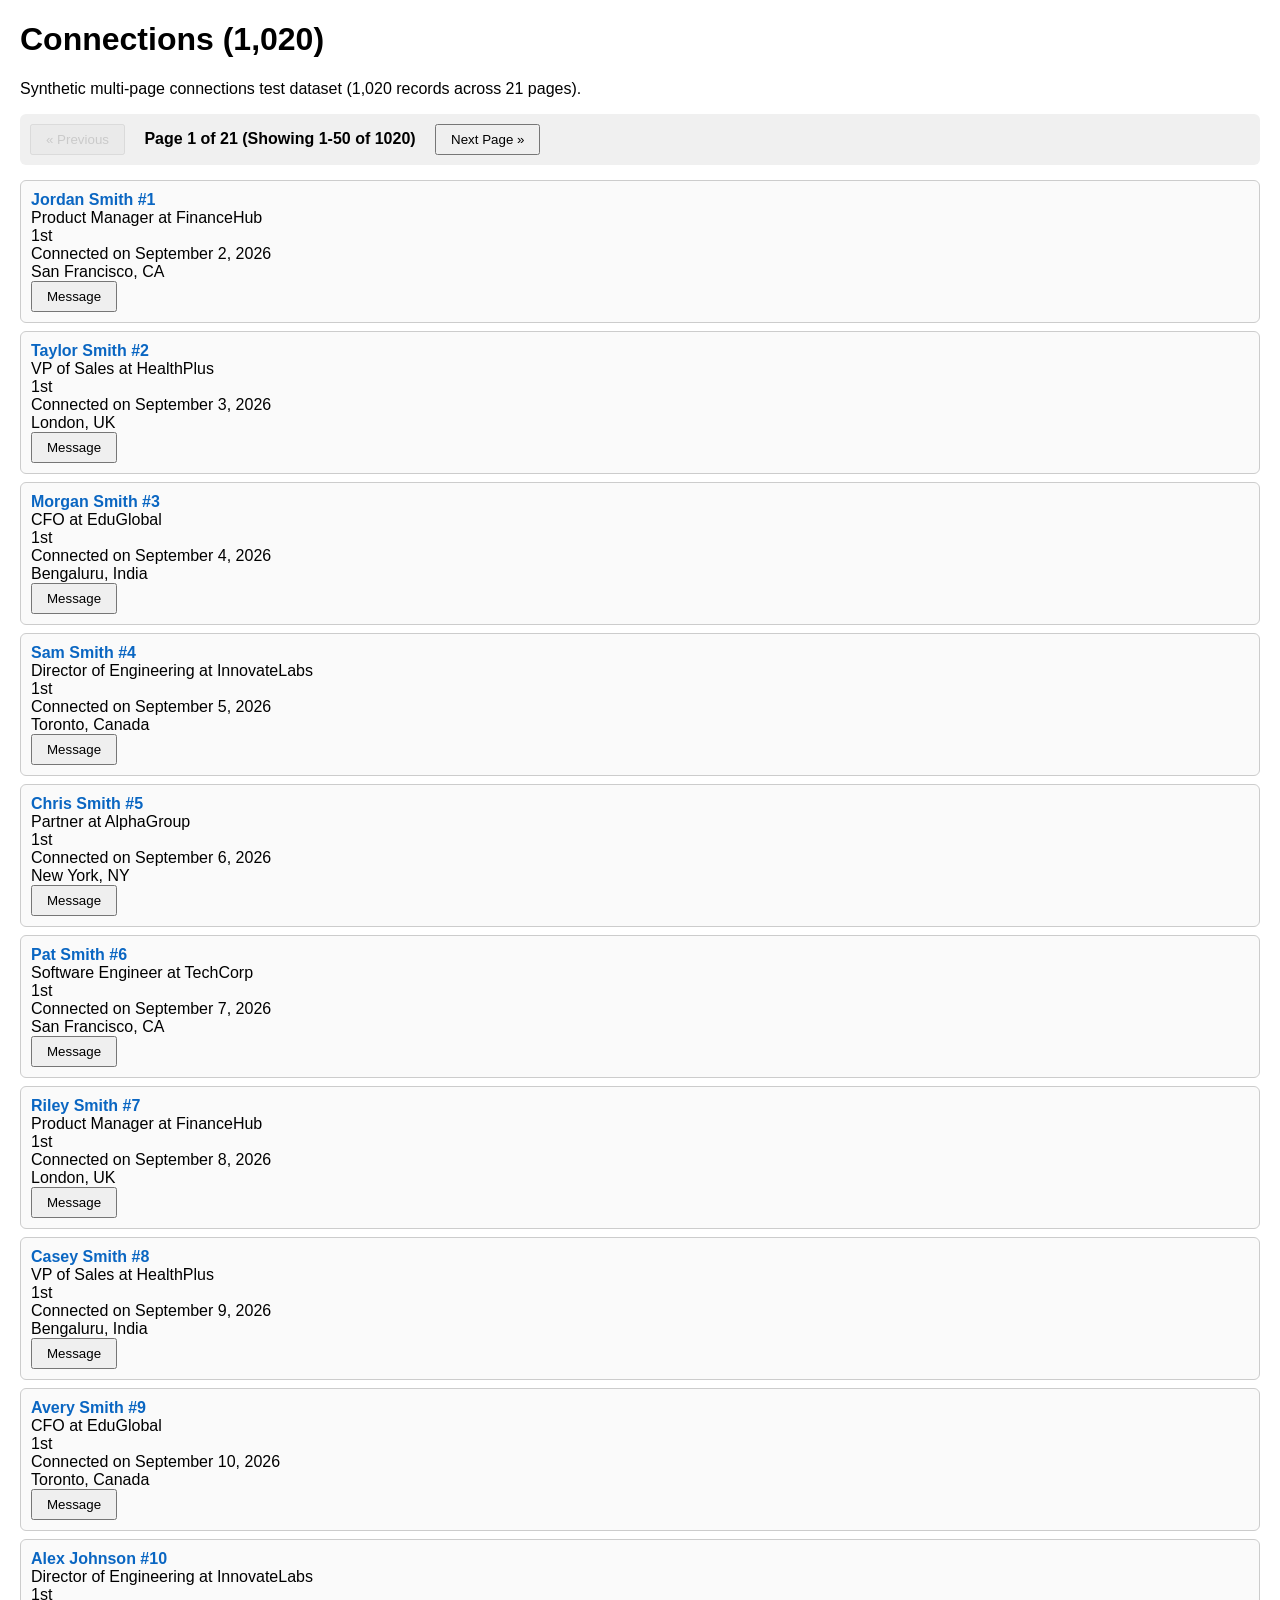
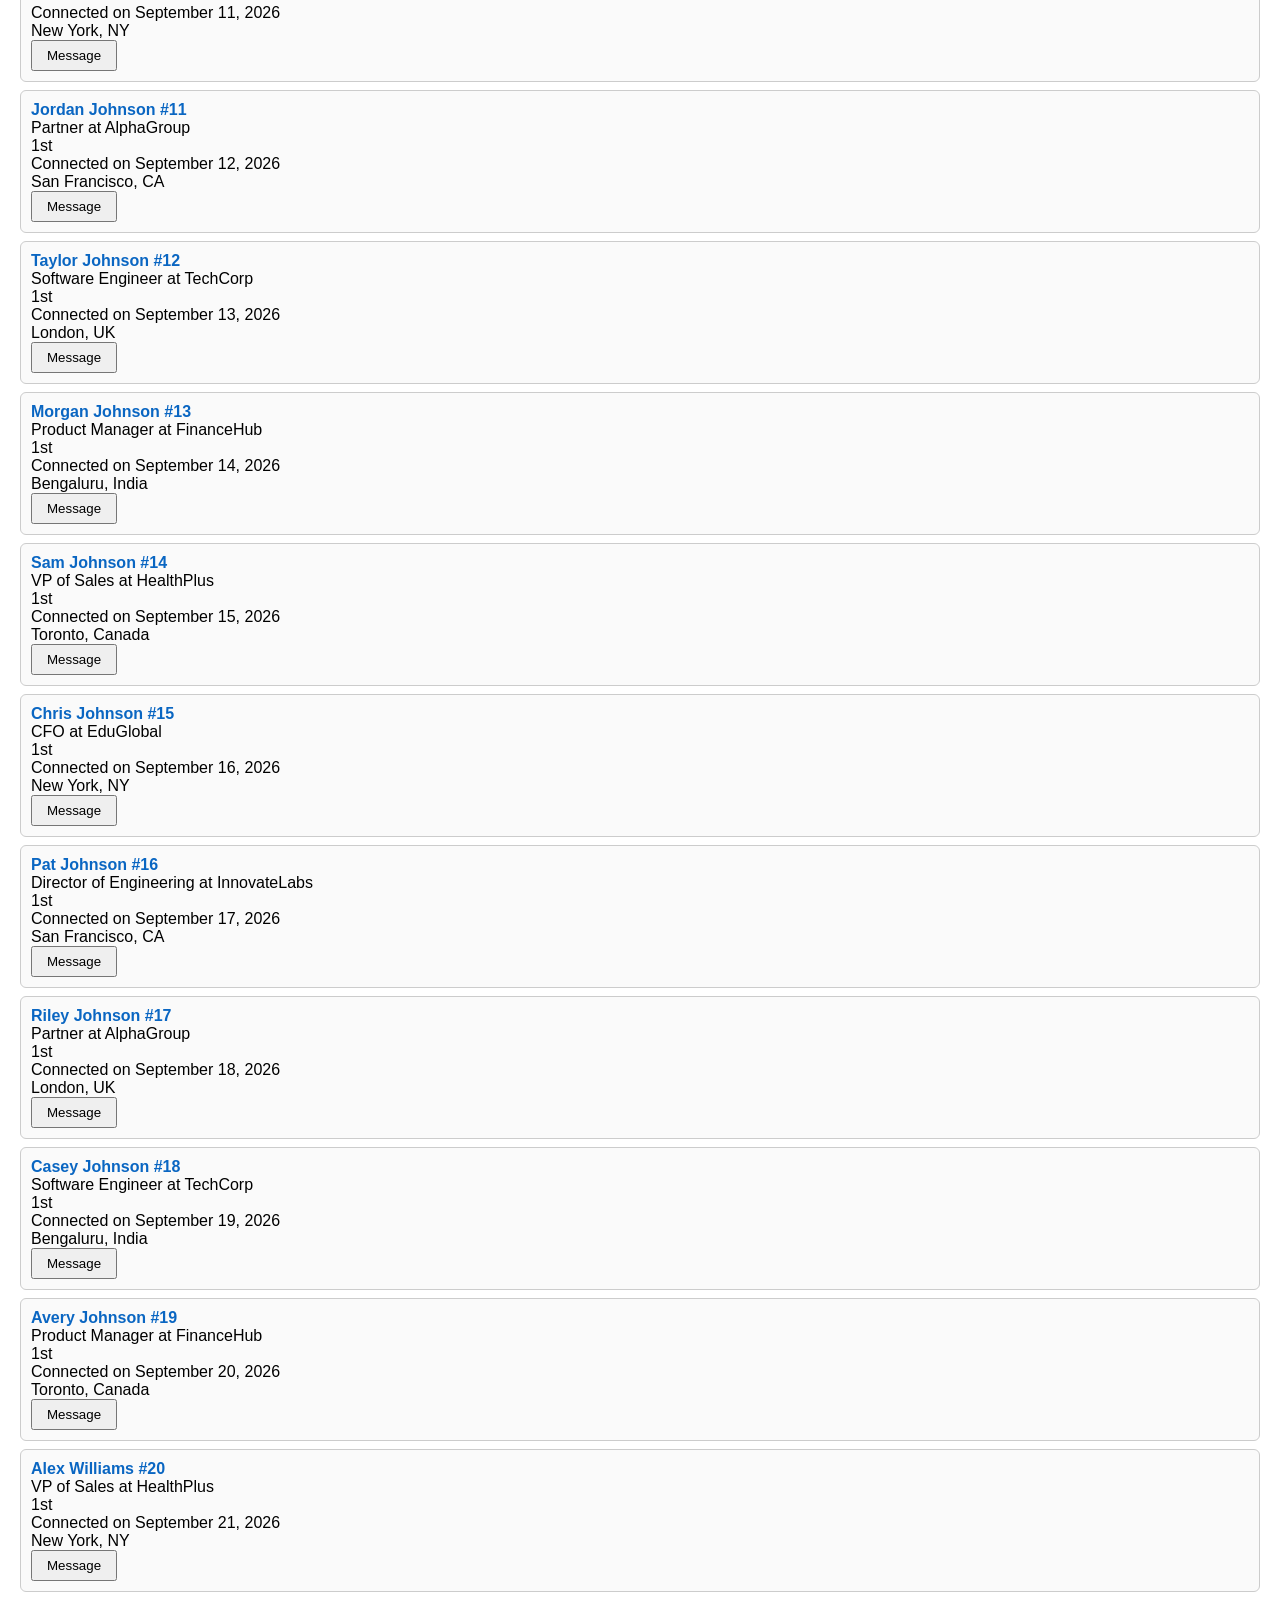
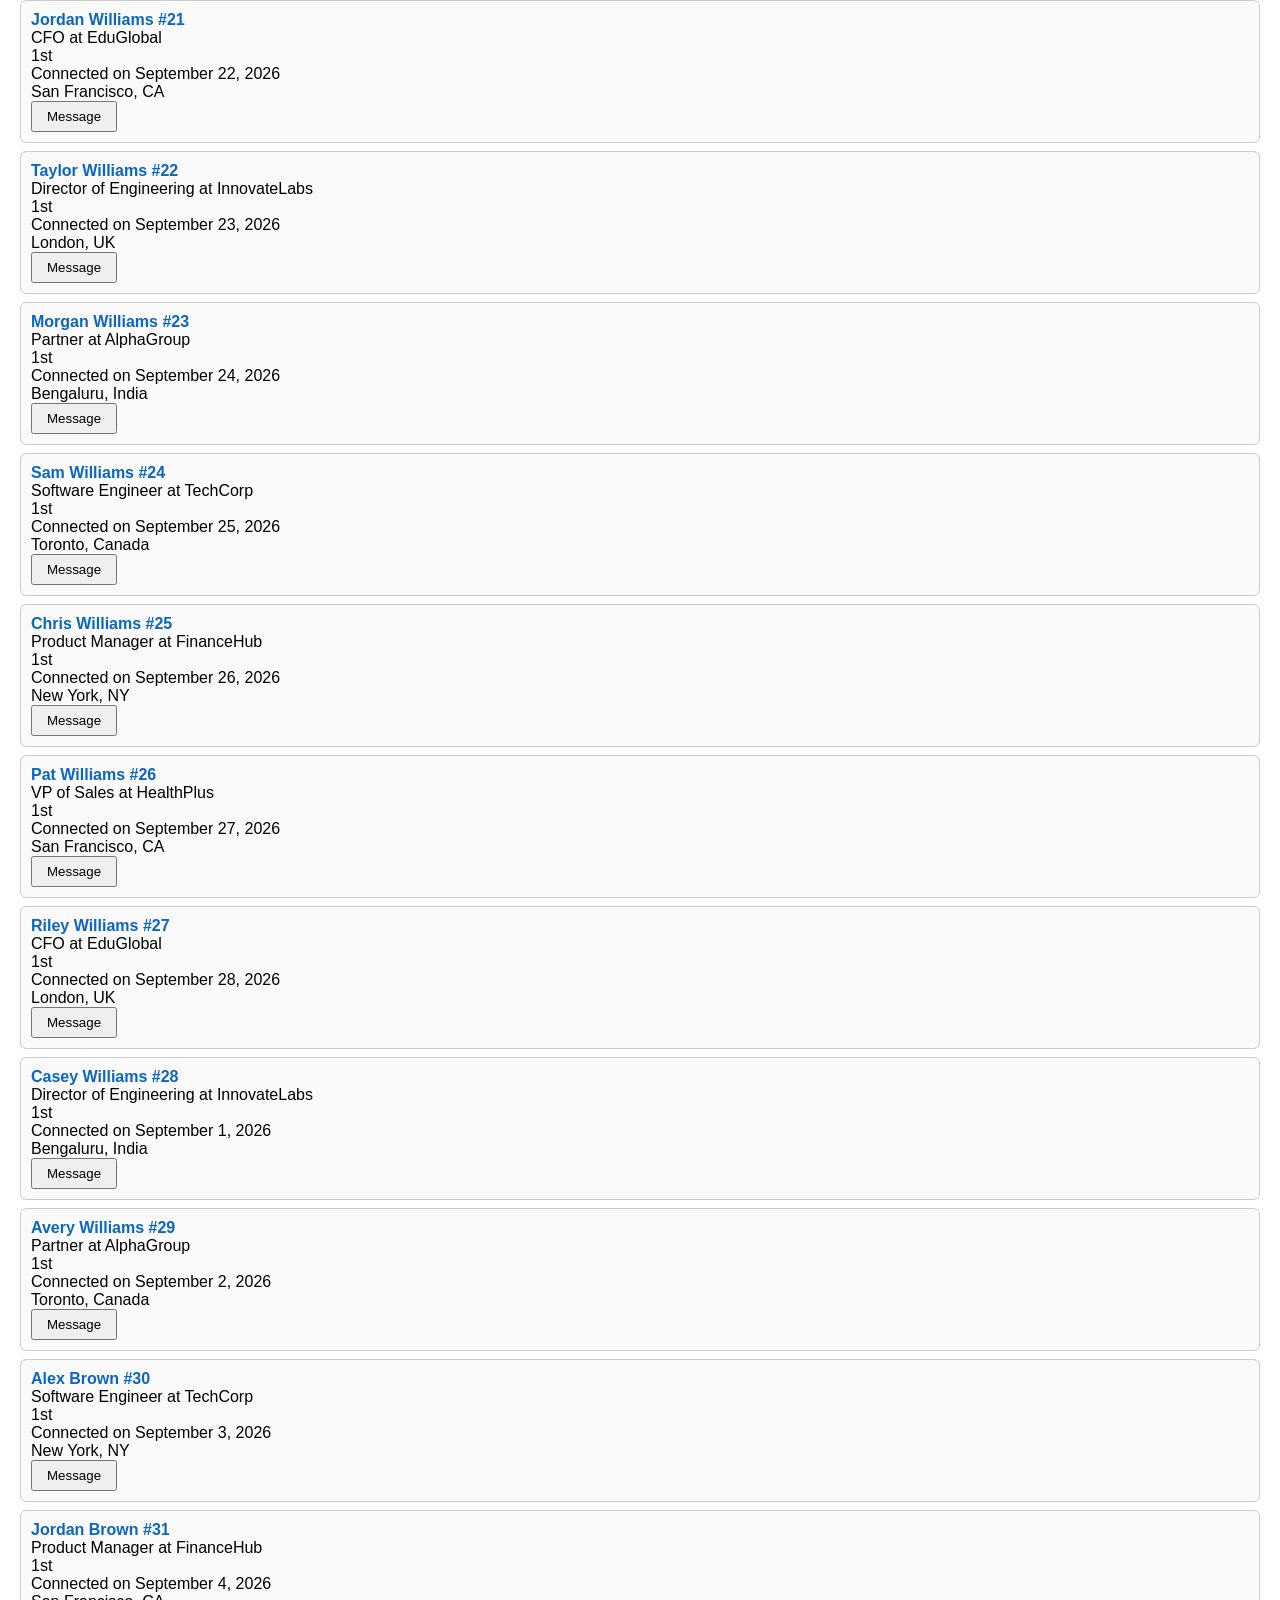
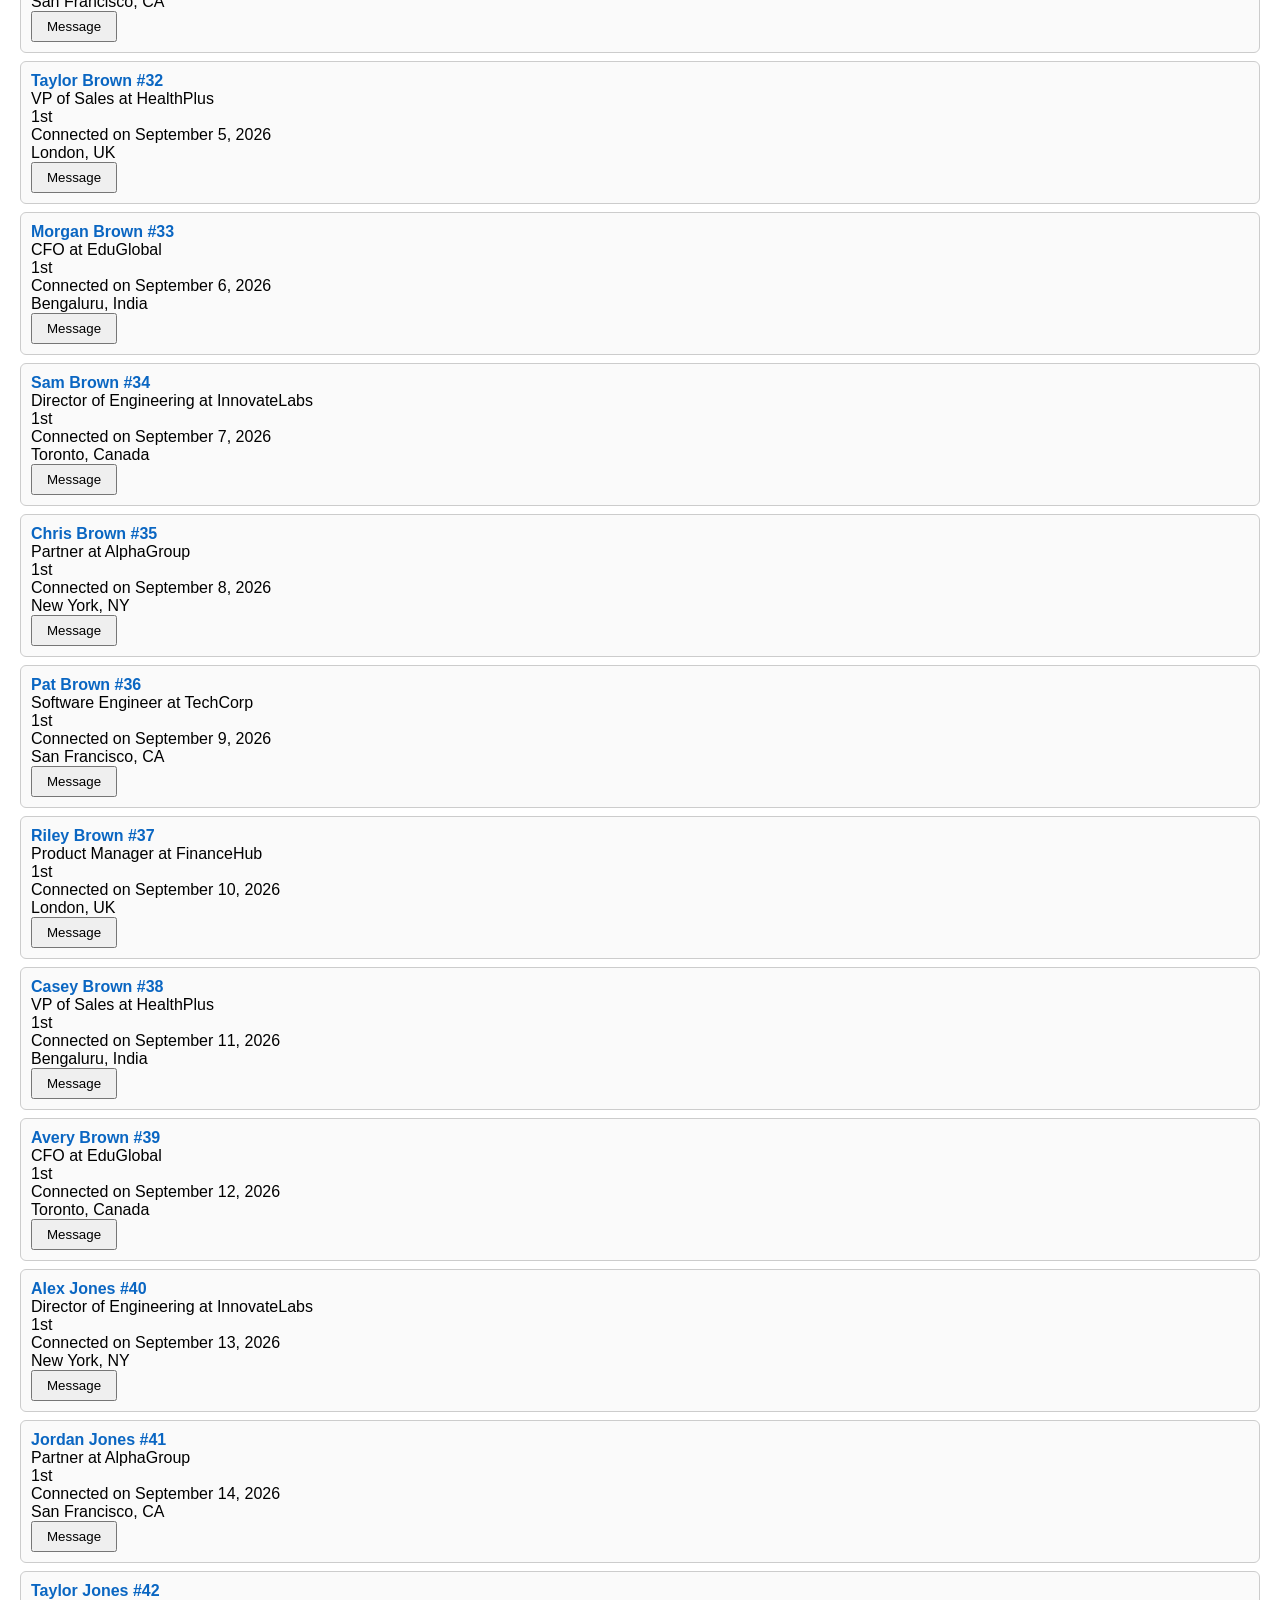
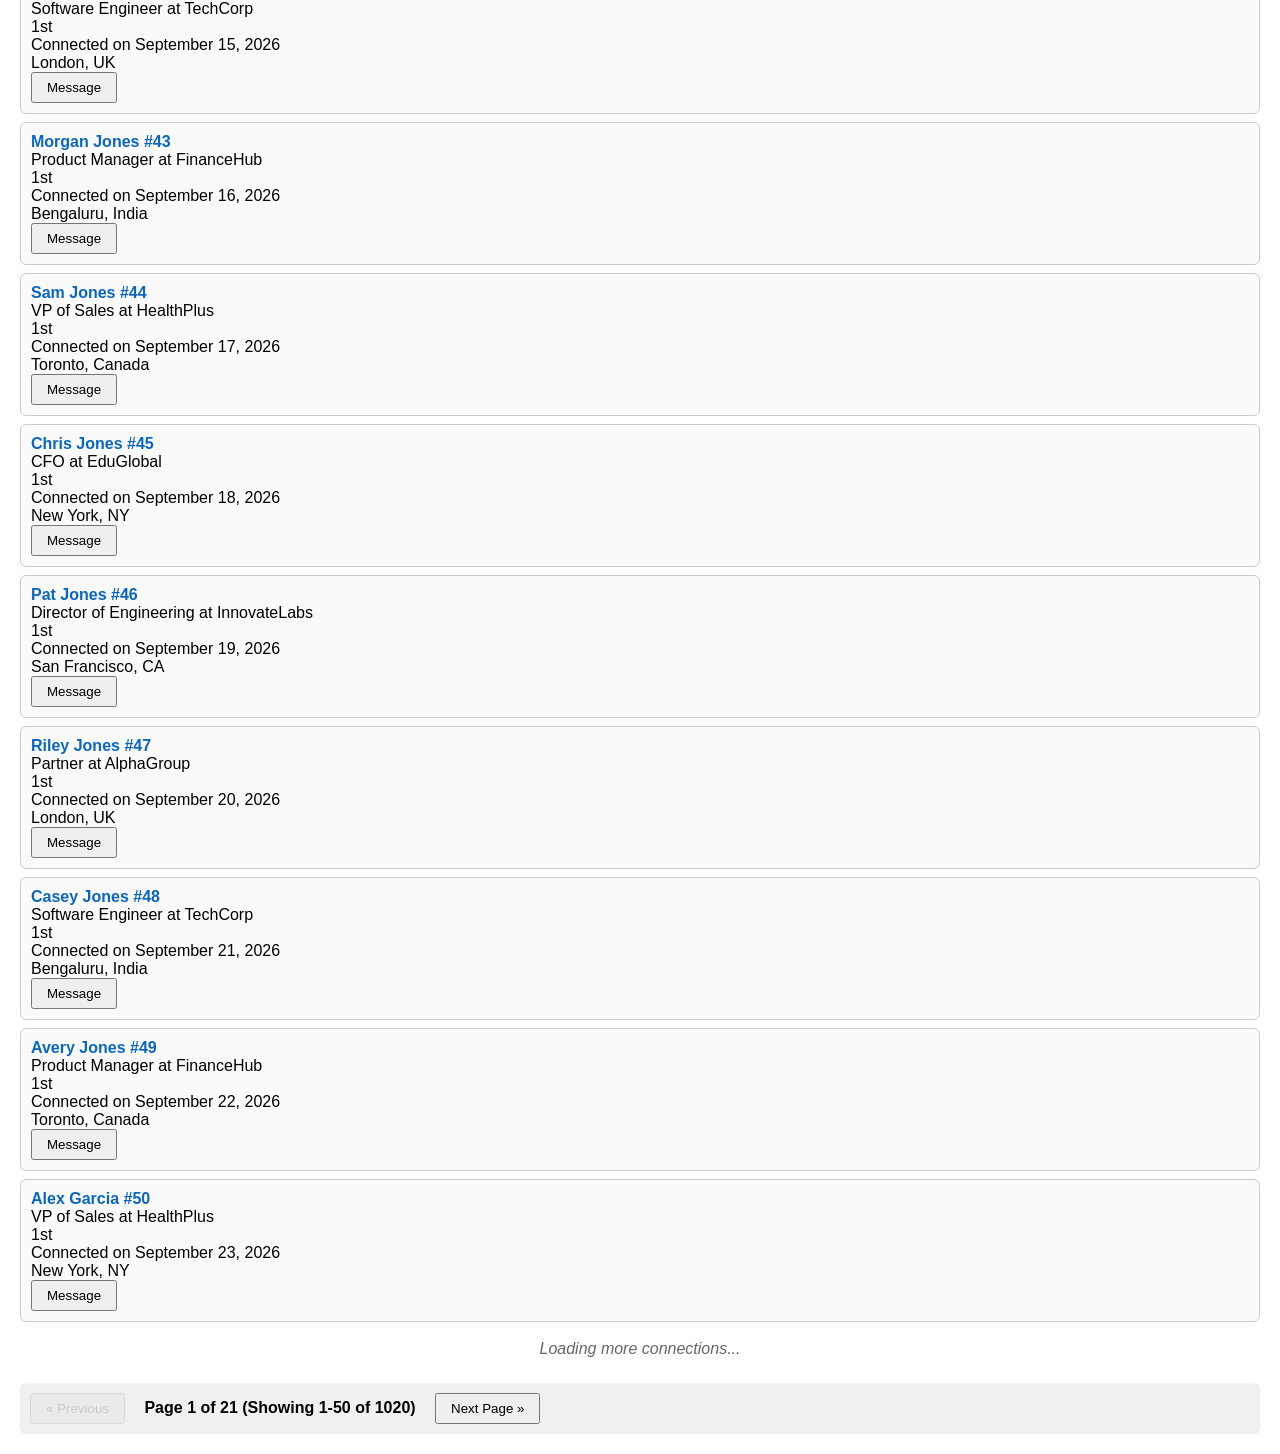
<file: mock_network/connections.html>
<!doctype html>
<html lang="en">
<head>
  <meta charset="utf-8">
  <title>Synthetic Paginated & Infinite Scroll Connections Demo</title>
  <style>
    body { font-family: Arial, sans-serif; margin: 20px; }
    .pagination-bar { margin: 15px 0; padding: 10px; background: #f0f0f0; border-radius: 6px; }
    .connection-card { border: 1px solid #ccc; border-radius: 6px; padding: 10px; margin-bottom: 8px; background: #fafafa; }
    .connection-card a { font-weight: bold; color: #0a66c2; text-decoration: none; }
    button { padding: 6px 14px; cursor: pointer; }
    button:disabled { opacity: 0.5; cursor: not-allowed; }
    .scaffold-finite-scroll__loader { padding: 10px; text-align: center; color: #666; font-style: italic; }
  </style>
</head>
<body>
  <h1>Connections (1,020)</h1>
  <p>Synthetic multi-page connections test dataset (1,020 records across 21 pages).</p>

  <div class="pagination-bar">
    <button id="prevPage" disabled>&laquo; Previous</button>
    <span id="pageIndicator" style="margin: 0 15px; font-weight: bold;">Page 1 of 21</span>
    <button id="nextPage">Next Page &raquo;</button>
  </div>

  <div id="connectionsContainer" class="mn-connections-list scaffold-finite-scroll__content"></div>

  <div class="scaffold-finite-scroll__loader" id="infiniteLoader" style="cursor:pointer;">
    Loading more connections...
  </div>

  <div class="pagination-bar">
    <button id="prevPageBottom" disabled>&laquo; Previous</button>
    <span id="pageIndicatorBottom" style="margin: 0 15px; font-weight: bold;">Page 1 of 21</span>
    <button id="nextPageBottom">Next Page &raquo;</button>
  </div>

  <script>
    const TOTAL_RECORDS = 1020;
    const PAGE_SIZE = 50;
    const TOTAL_PAGES = Math.ceil(TOTAL_RECORDS / PAGE_SIZE);

    const allRecords = [];
    const companies = ["TechCorp", "FinanceHub", "HealthPlus", "EduGlobal", "InnovateLabs", "AlphaGroup"];
    const roles = ["Software Engineer", "Product Manager", "VP of Sales", "CFO", "Director of Engineering", "Partner"];
    const cities = ["New York, NY", "San Francisco, CA", "London, UK", "Bengaluru, India", "Toronto, Canada"];

    for (let i = 1; i <= TOTAL_RECORDS; i++) {
      const isDuplicate = (i % 73 === 0);
      const personId = isDuplicate ? (i - 10) : i;
      const firstName = ["Alex", "Jordan", "Taylor", "Morgan", "Sam", "Chris", "Pat", "Riley", "Casey", "Avery"][personId % 10];
      const lastName = ["Smith", "Johnson", "Williams", "Brown", "Jones", "Garcia", "Miller", "Davis", "Rodriguez", "Martinez"][Math.floor(personId / 10) % 10];
      const name = `${firstName} ${lastName} #${personId}`;
      const slug = `${firstName.toLowerCase()}-${lastName.toLowerCase()}-${personId}`;
      const profileUrl = `https://www.linkedin.com/in/${slug}`;
      const company = companies[personId % companies.length];
      const role = roles[personId % roles.length];
      const headline = `${role} at ${company}`;
      const location = cities[personId % cities.length];

      allRecords.push({
        id: personId,
        name,
        profileUrl,
        headline,
        location,
        connectedDate: `September ${(personId % 28) + 1}, 2026`
      });
    }

    let currentPage = 1;

    function renderPage(page) {
      currentPage = page;
      const startIndex = (page - 1) * PAGE_SIZE;
      const endIndex = Math.min(startIndex + PAGE_SIZE, TOTAL_RECORDS);
      const pageRecords = allRecords.slice(startIndex, endIndex);

      const container = document.getElementById("connectionsContainer");
      container.innerHTML = "";

      pageRecords.forEach(rec => {
        const card = document.createElement("div");
        card.className = "connection-card mn-connection-card";
        card.innerHTML = `
          <a href="${rec.profileUrl}">${rec.name}</a>
          <div>${rec.headline}</div>
          <div>1st</div>
          <div>Connected on ${rec.connectedDate}</div>
          <div>${rec.location}</div>
          <button>Message</button>
        `;
        container.appendChild(card);
      });

      const text = `Page ${page} of ${TOTAL_PAGES} (Showing ${startIndex + 1}-${endIndex} of ${TOTAL_RECORDS})`;
      document.getElementById("pageIndicator").textContent = text;
      document.getElementById("pageIndicatorBottom").textContent = text;

      const hasPrev = page > 1;
      const hasNext = page < TOTAL_PAGES;

      document.getElementById("prevPage").disabled = !hasPrev;
      document.getElementById("prevPageBottom").disabled = !hasPrev;
      document.getElementById("nextPage").disabled = !hasNext;
      document.getElementById("nextPageBottom").disabled = !hasNext;

      const loader = document.getElementById("infiniteLoader");
      if (loader) {
        loader.style.display = hasNext ? "block" : "none";
      }
    }

    function nextPage() {
      if (currentPage < TOTAL_PAGES) {
        renderPage(currentPage + 1);
      }
    }

    function prevPage() {
      if (currentPage > 1) {
        renderPage(currentPage - 1);
      }
    }

    document.getElementById("nextPage").addEventListener("click", nextPage);
    document.getElementById("nextPageBottom").addEventListener("click", nextPage);
    document.getElementById("prevPage").addEventListener("click", prevPage);
    document.getElementById("prevPageBottom").addEventListener("click", prevPage);
    document.getElementById("infiniteLoader").addEventListener("click", nextPage);

    // Initial render
    renderPage(1);
  </script>
</body>
</html>
</file>
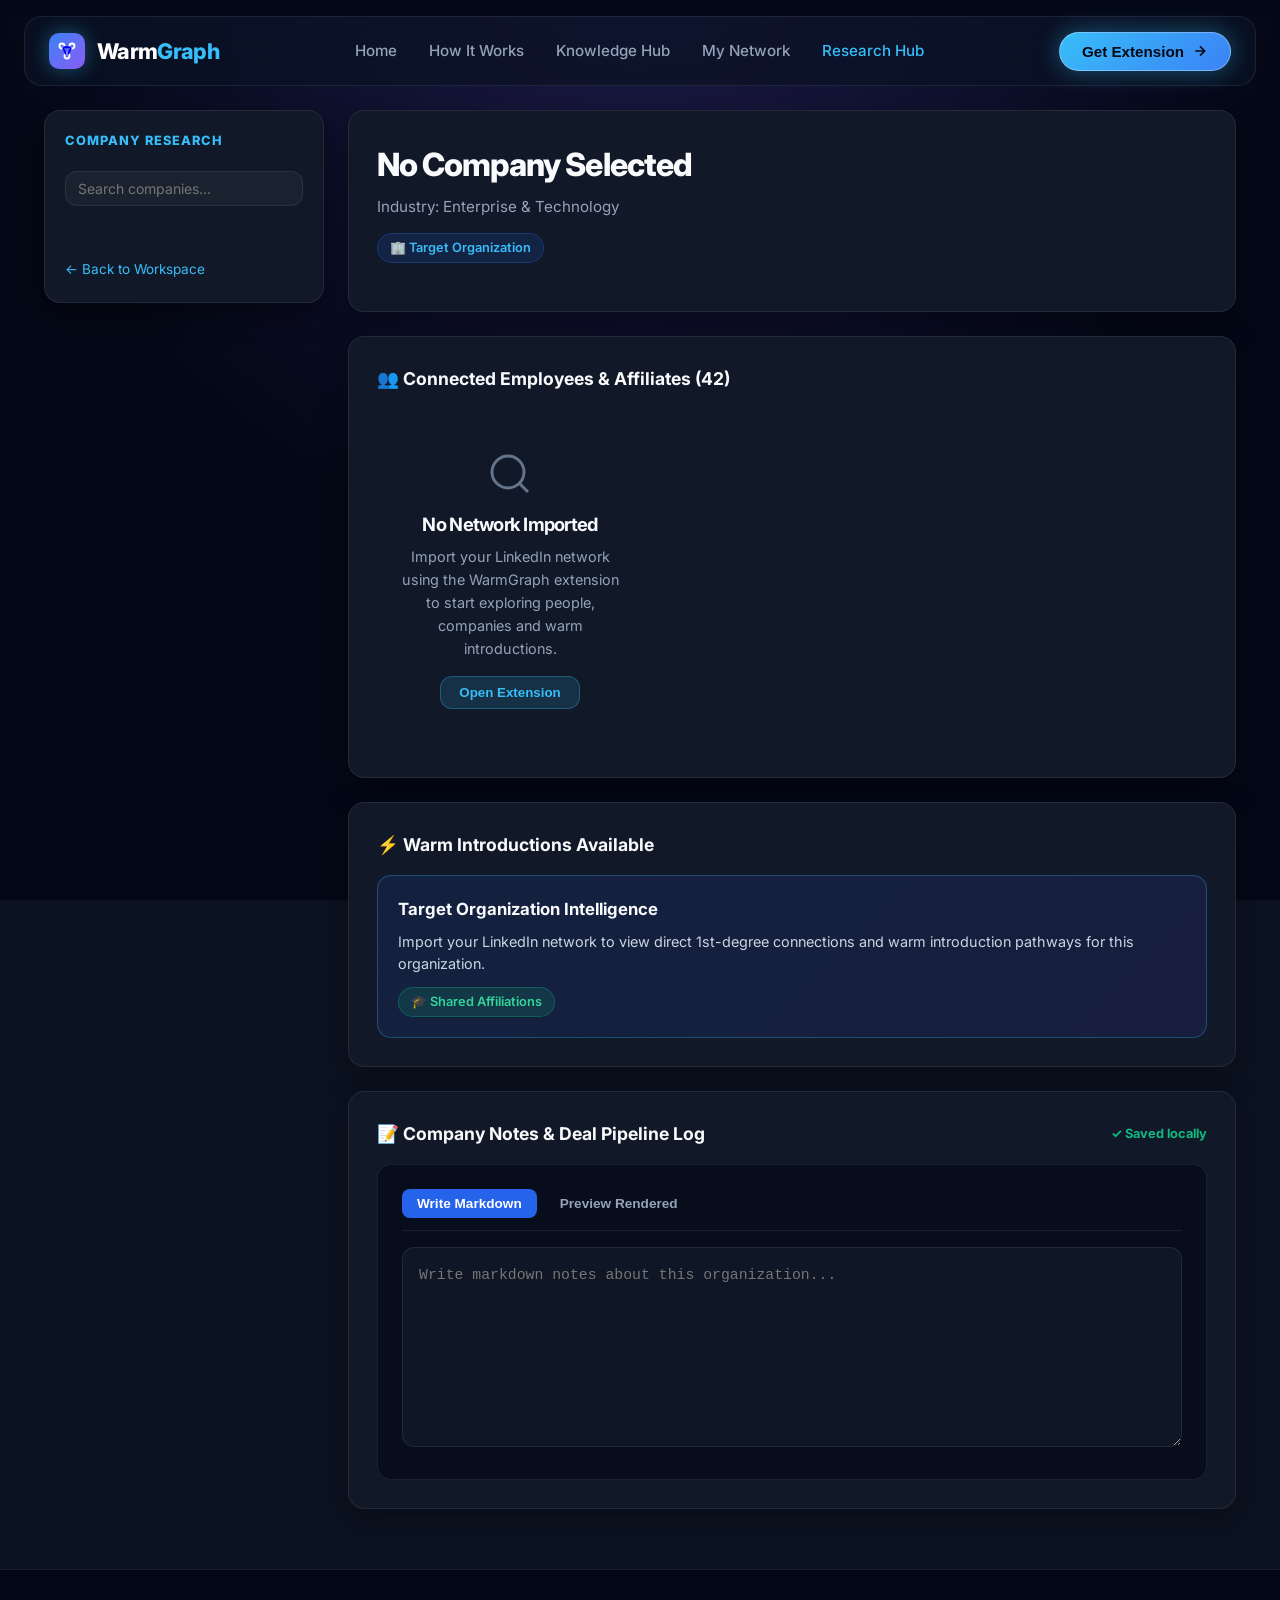
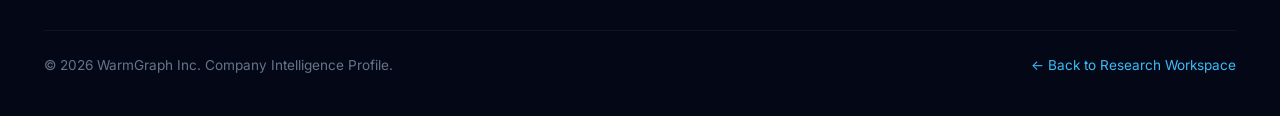
<file: website/company.html>
<!DOCTYPE html>
<html lang="en">
<head>
  <meta charset="UTF-8">
  <meta name="viewport" content="width=device-width, initial-scale=1.0">
  <title>Company Research — WarmGraph Intelligence</title>
  <meta name="description" content="Company intelligence profile, connected employees, and warm introduction routes in WarmGraph.">
  <link rel="stylesheet" href="css/global.css">
  <link rel="stylesheet" href="css/research.css">
  <link rel="preconnect" href="https://fonts.googleapis.com">
  <link rel="preconnect" href="https://fonts.gstatic.com" crossorigin>
  <link href="https://fonts.googleapis.com/css2?family=Inter:wght@400;500;600;700;800&display=swap" rel="stylesheet">
</head>
<body>

  <!-- Floating Translucent Navbar -->
  <header class="header">
    <div class="container nav-container">
      <a href="index.html" class="logo-link">
        <div class="logo-badge">
          <svg viewBox="0 0 24 24">
            <circle cx="6" cy="6" r="3" />
            <circle cx="18" cy="6" r="3" />
            <circle cx="12" cy="18" r="3" />
            <path d="M8.5 7.5L15.5 7.5 M7.5 8.5L10.5 15.5 M16.5 8.5L13.5 15.5" stroke="currentColor" stroke-linecap="round"/>
          </svg>
        </div>
        <span class="logo-text">Warm<span>Graph</span></span>
      </a>

      <ul class="nav-links">
        <li><a href="index.html" class="nav-link">Home</a></li>
        <li><a href="index.html#how-it-works" class="nav-link">How It Works</a></li>
        <li><a href="knowledge.html" class="nav-link">Knowledge Hub</a></li>
        <li><a href="network.html" class="nav-link">My Network</a></li>
        <li><a href="research.html" class="nav-link active">Research Hub</a></li>
      </ul>

      <div style="display: flex; align-items: center; gap: 16px;">
        <button class="nav-cta-btn open-install-modal">
          <span>Get Extension</span>
          <svg width="16" height="16" viewBox="0 0 24 24" fill="none" stroke="currentColor" stroke-width="2.5"><path d="M5 12h14M12 5l7 7-7 7"/></svg>
        </button>
        <button class="mobile-toggle" aria-label="Toggle Navigation Menu">☰</button>
      </div>
    </div>
  </header>

  <!-- Company Page Container -->
  <div class="container research-container">
    
    <!-- Left Sidebar -->
    <aside class="research-sidebar">
      <div class="sidebar-title">COMPANY RESEARCH</div>
      
      <div class="sidebar-search-box">
        <input type="text" id="company-sidebar-search" placeholder="Search companies..." autocomplete="off">
      </div>

      <ul class="sidebar-nav-list" id="company-list-sidebar">
        <!-- Dynamically populated from imported network -->
      </ul>

      <div style="margin-top: 10px;">
        <a href="research.html" style="color: #38bdf8; font-size: 0.85rem; text-decoration: none;">← Back to Workspace</a>
      </div>
    </aside>

    <!-- Main Content Area -->
    <main class="research-main">
      
      <!-- Company Profile Card -->
      <section class="research-card">
        <div class="research-header">
          <div class="research-title-group">
            <h1 class="research-title" id="company-name">Select a Company</h1>
            <p class="research-subtitle" id="company-industry">Industry: Enterprise &amp; Technology</p>
            
            <div class="tag-container" id="company-tags">
              <span class="tag-pill">🏢 Target Organization</span>
            </div>
          </div>
        </div>
      </section>

      <!-- Connected Employees Grid -->
      <section class="research-card">
        <div class="section-heading">
          <span>👥 Connected Employees & Affiliates (<span id="emp-count">42</span>)</span>
        </div>

        <div class="related-grid" id="company-employees-grid">
          <!-- Populated by JS -->
        </div>
      </section>

      <!-- Warm Introductions Available Card -->
      <section class="research-card">
        <div class="section-heading">
          <span>⚡ Warm Introductions Available</span>
        </div>

        <div class="warm-path-box" id="company-warm-intro-box">
          <div style="font-weight: 700; font-size: 1.05rem; color: #f8fafc; margin-bottom: 8px;" id="company-warm-intro-title">
            Target Organization Intelligence
          </div>
          <div style="font-size: 0.9rem; color: #cbd5e1; line-height: 1.5; margin-bottom: 12px;" id="company-warm-intro-desc">
            Import your LinkedIn network to view direct 1st-degree connections and warm introduction pathways for this organization.
          </div>
          <div style="display: flex; gap: 8px; flex-wrap: wrap;" id="company-warm-intro-tags">
            <span class="tag-pill" style="background: rgba(16, 185, 129, 0.15); color: #34d399; border-color: rgba(16, 185, 129, 0.3);">🎓 Shared Affiliations</span>
          </div>
        </div>
      </section>

      <!-- Company Markdown Notes Section -->
      <section class="research-card">
        <div class="section-heading">
          <span>📝 Company Notes & Deal Pipeline Log</span>
          <span class="save-status" id="company-save-status">✓ Saved locally</span>
        </div>

        <div class="markdown-wrapper">
          <div class="markdown-controls">
            <div class="tab-buttons">
              <button class="tab-btn active" id="company-tab-write">Write Markdown</button>
              <button class="tab-btn" id="company-tab-preview">Preview Rendered</button>
            </div>
          </div>

          <div id="company-editor-container">
            <textarea id="company-markdown-input" class="editor-textarea" spellcheck="false" placeholder="Write markdown notes about this organization..."></textarea>
          </div>

          <div id="company-preview-container" class="markdown-rendered" style="display: none;">
            <!-- Rendered HTML Markdown output -->
          </div>
        </div>
      </section>

    </main>

  </div>

  <!-- Footer -->
  <footer class="footer">
    <div class="container">
      <div class="footer-bottom">
        <span>&copy; 2026 WarmGraph Inc. Company Intelligence Profile.</span>
        <a href="research.html" style="color: #38bdf8; text-decoration: none;">← Back to Research Workspace</a>
      </div>
    </div>
  </footer>

  <script src="js/app.js"></script>
  <script src="js/research.js"></script>
</body>
</html>
</file>
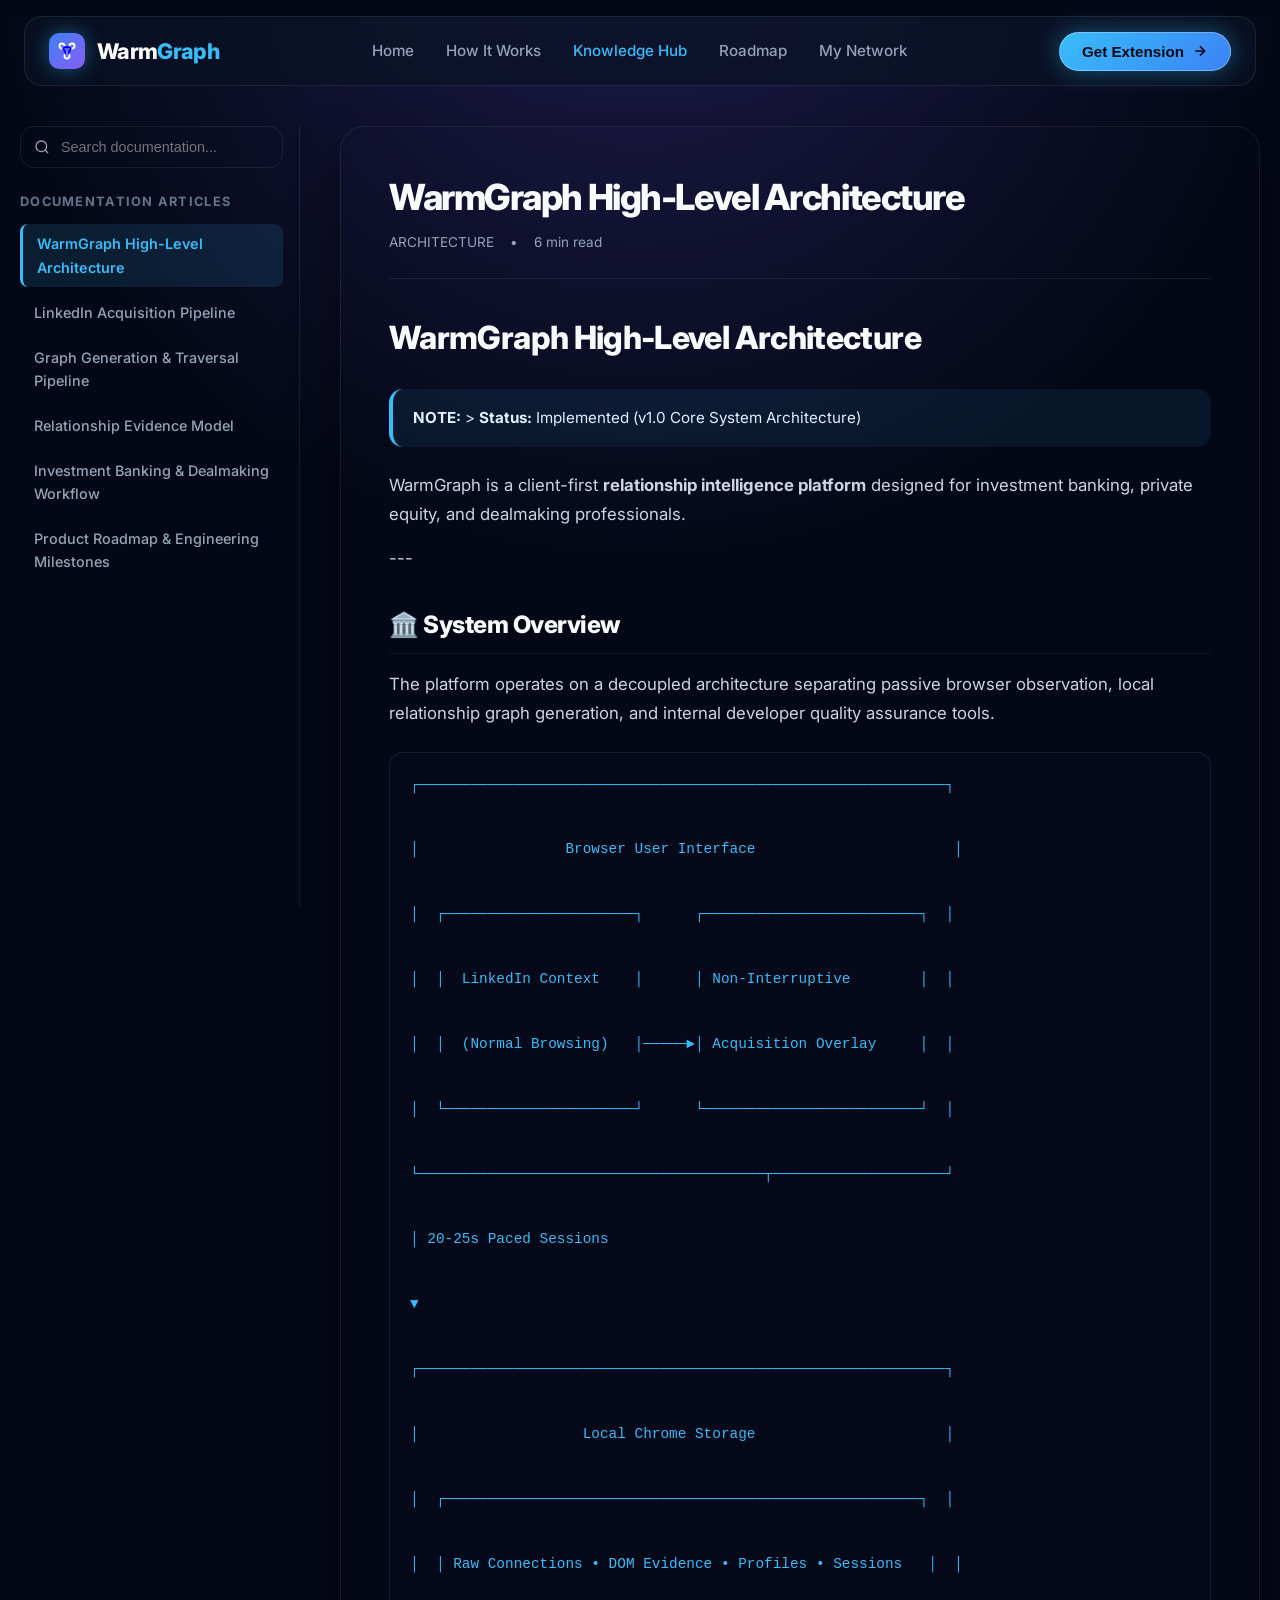
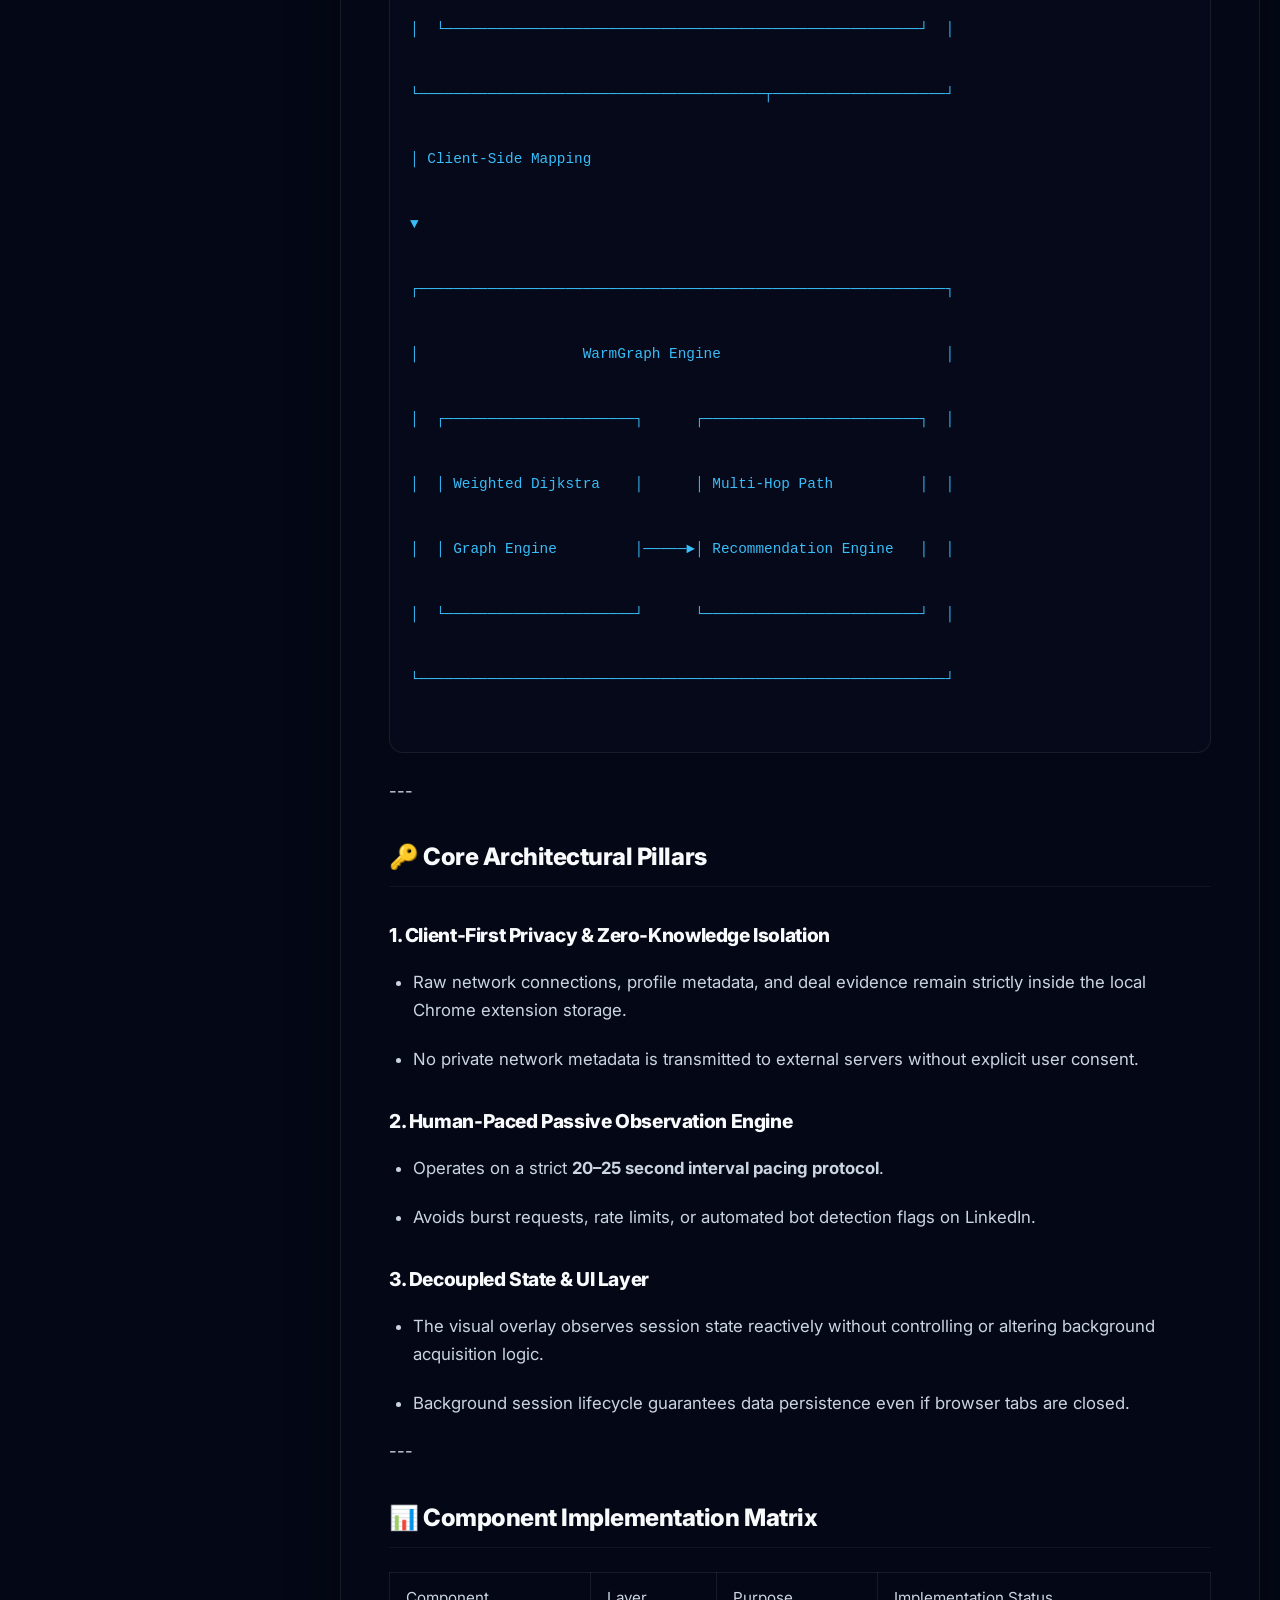
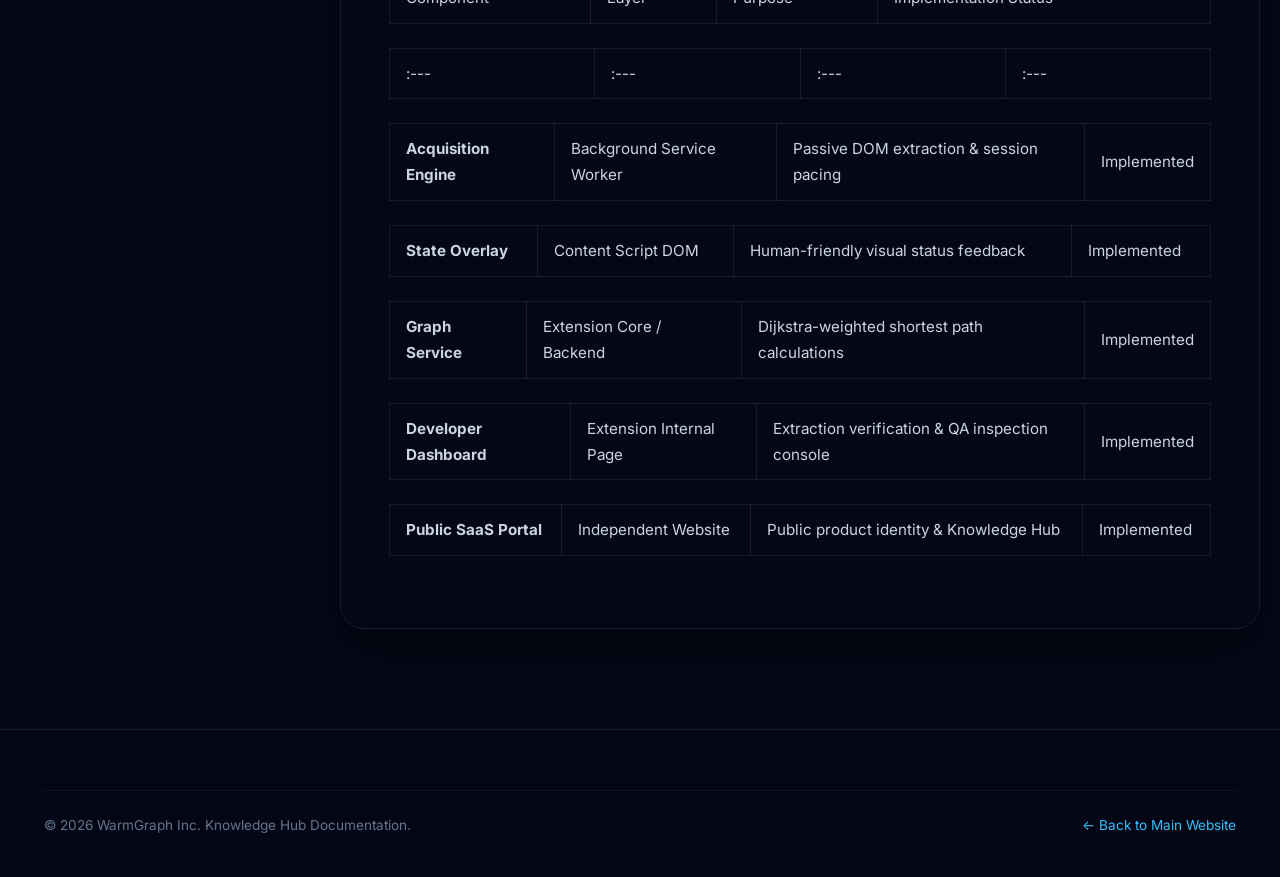
<file: website/knowledge.html>
<!DOCTYPE html>
<html lang="en">
<head>
  <meta charset="UTF-8">
  <meta name="viewport" content="width=device-width, initial-scale=1.0">
  <title>Knowledge Hub — WarmGraph Documentation & Journal</title>
  <meta name="description" content="Technical documentation, research notes, graph theory algorithms, and investment banking workflow guides for WarmGraph.">
  <link rel="stylesheet" href="css/global.css">
  <link rel="stylesheet" href="css/knowledge.css">
  <link rel="preconnect" href="https://fonts.googleapis.com">
  <link rel="preconnect" href="https://fonts.gstatic.com" crossorigin>
  <link href="https://fonts.googleapis.com/css2?family=Inter:wght@400;500;600;700;800&display=swap" rel="stylesheet">
</head>
<body>

  <!-- Header / Navigation -->
  <header class="header">
    <div class="container nav-container">
      <a href="index.html" class="logo-link">
        <div class="logo-badge">
          <svg viewBox="0 0 24 24">
            <circle cx="6" cy="6" r="3" />
            <circle cx="18" cy="6" r="3" />
            <circle cx="12" cy="18" r="3" />
            <path d="M8.5 7.5L15.5 7.5 M7.5 8.5L10.5 15.5 M16.5 8.5L13.5 15.5" stroke="currentColor" stroke-linecap="round"/>
          </svg>
        </div>
        <span class="logo-text">Warm<span>Graph</span></span>
      </a>

      <ul class="nav-links">
        <li><a href="index.html" class="nav-link">Home</a></li>
        <li><a href="index.html#how-it-works" class="nav-link">How It Works</a></li>
        <li><a href="knowledge.html" class="nav-link active">Knowledge Hub</a></li>
        <li><a href="roadmap.html" class="nav-link">Roadmap</a></li>
        <li><a href="network.html" class="nav-link">My Network</a></li>
      </ul>

      <div style="display: flex; align-items: center; gap: 16px;">
        <button class="nav-cta-btn open-install-modal">
          <span>Get Extension</span>
          <svg width="16" height="16" viewBox="0 0 24 24" fill="none" stroke="currentColor" stroke-width="2.5"><path d="M5 12h14M12 5l7 7-7 7"/></svg>
        </button>
        <button class="mobile-toggle" aria-label="Toggle Navigation Menu">☰</button>
      </div>
    </div>
  </header>

  <!-- Knowledge Hub Layout -->
  <div class="container knowledge-layout">
    <!-- Left Sticky Sidebar -->
    <aside class="knowledge-sidebar">
      <div class="search-box-wrapper">
        <svg class="search-icon" viewBox="0 0 24 24" fill="none" stroke="currentColor" stroke-width="2"><circle cx="11" cy="11" r="8"/><line x1="21" y1="21" x2="16.65" y2="16.65"/></svg>
        <input type="text" id="knowledge-search" class="search-input" placeholder="Search documentation...">
      </div>

      <div>
        <div class="category-nav-title">DOCUMENTATION ARTICLES</div>
        <ul id="category-list" class="category-list">
          <!-- Dynamic sidebar category items -->
        </ul>
      </div>
    </aside>

    <!-- Main Article Display Area -->
    <main class="doc-article-container">
      <div class="doc-article-header">
        <h1 id="doc-article-title" class="doc-article-title">WarmGraph High-Level Architecture</h1>
        <div id="doc-article-meta" class="doc-article-meta">
          <span class="hub-tag">ARCHITECTURE</span> • <span>6 min read</span>
        </div>
      </div>

      <div id="doc-article-body" class="doc-body">
        <p style="color: var(--text-muted);">Loading documentation content...</p>
      </div>
    </main>
  </div>

  <!-- Footer -->
  <footer class="footer">
    <div class="container">
      <div class="footer-bottom">
        <span>&copy; 2026 WarmGraph Inc. Knowledge Hub Documentation.</span>
        <a href="index.html" style="color: var(--primary-blue); text-decoration: none;">← Back to Main Website</a>
      </div>
    </div>
  </footer>

  <script src="js/app.js"></script>
  <script src="js/animations.js"></script>
  <script src="js/knowledge.js"></script>
</body>
</html>
</file>
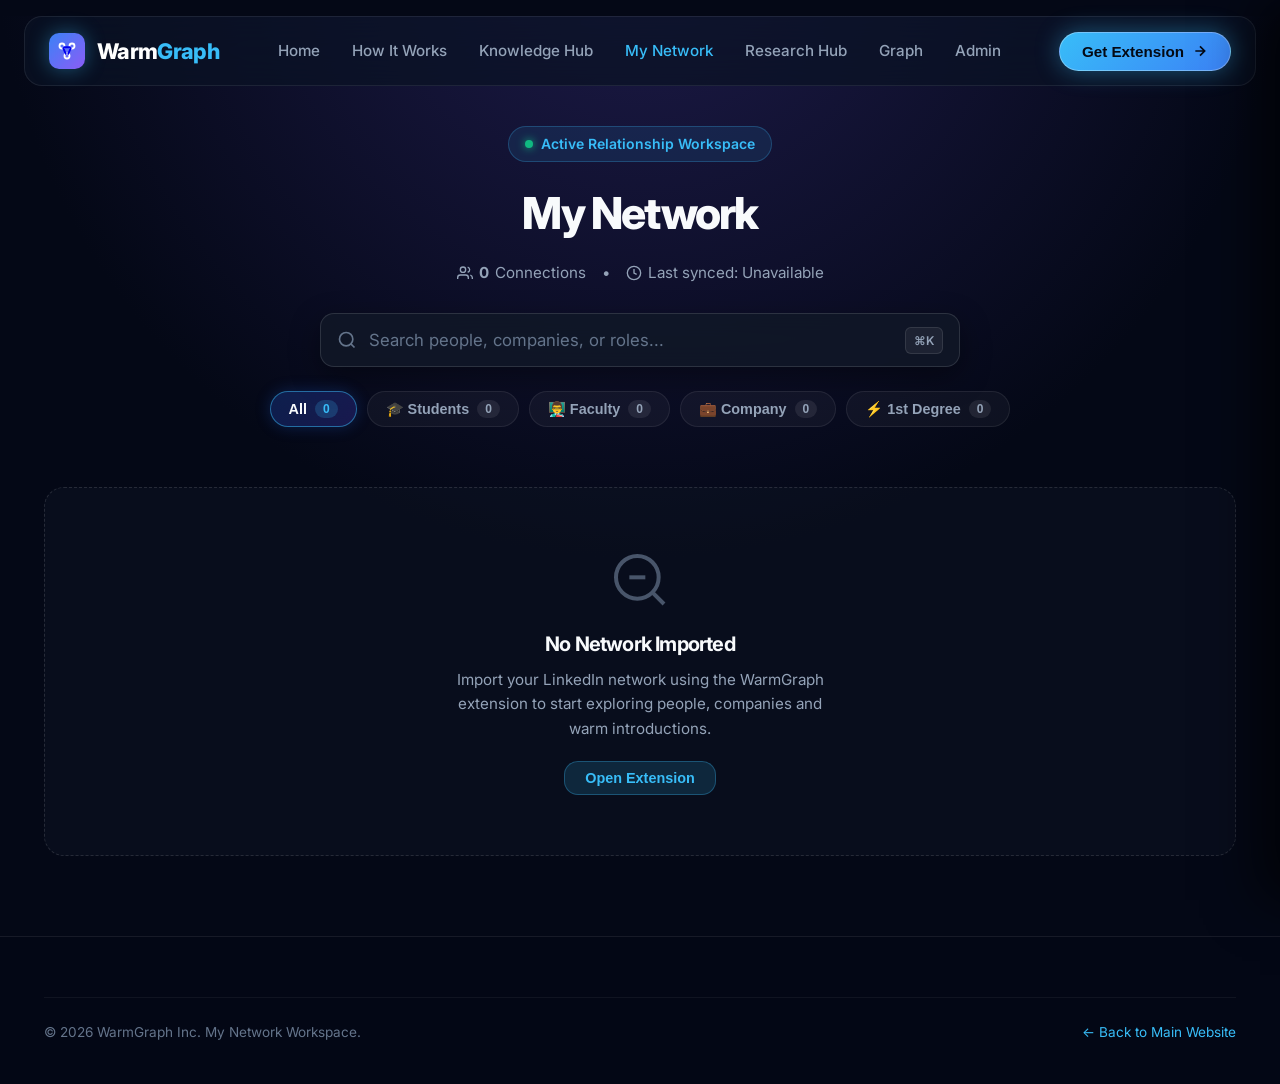
<file: website/network.html>
<!DOCTYPE html>
<html lang="en">
<head>
  <meta charset="UTF-8">
  <meta name="viewport" content="width=device-width, initial-scale=1.0">
  <title>My Network — WarmGraph Workspace</title>
  <meta name="description" content="Explore and search your extracted LinkedIn relationship network like a modern CRM with WarmGraph.">
  <link rel="stylesheet" href="css/global.css">
  <link rel="stylesheet" href="css/network.css">
  <link rel="preconnect" href="https://fonts.googleapis.com">
  <link rel="preconnect" href="https://fonts.gstatic.com" crossorigin>
  <link href="https://fonts.googleapis.com/css2?family=Inter:wght@400;500;600;700;800&display=swap" rel="stylesheet">
</head>
<body>

  <!-- Floating Translucent Navbar -->
  <header class="header">
    <div class="container nav-container">
      <a href="index.html" class="logo-link">
        <div class="logo-badge">
          <svg viewBox="0 0 24 24">
            <circle cx="6" cy="6" r="3" />
            <circle cx="18" cy="6" r="3" />
            <circle cx="12" cy="18" r="3" />
            <path d="M8.5 7.5L15.5 7.5 M7.5 8.5L10.5 15.5 M16.5 8.5L13.5 15.5" stroke="currentColor" stroke-linecap="round"/>
          </svg>
        </div>
        <span class="logo-text">Warm<span>Graph</span></span>
      </a>

      <ul class="nav-links">
        <li><a href="index.html" class="nav-link">Home</a></li>
        <li><a href="index.html#how-it-works" class="nav-link">How It Works</a></li>
        <li><a href="knowledge.html" class="nav-link">Knowledge Hub</a></li>
        <li><a href="network.html" class="nav-link active">My Network</a></li>
        <li><a href="research.html" class="nav-link">Research Hub</a></li>
        <li><a href="graph.html" class="nav-link">Graph</a></li>
        <li><a href="admin.html" class="nav-link">Admin</a></li>
      </ul>

      <div style="display: flex; align-items: center; gap: 16px;">
        <button class="nav-cta-btn open-install-modal">
          <span>Get Extension</span>
          <svg width="16" height="16" viewBox="0 0 24 24" fill="none" stroke="currentColor" stroke-width="2.5"><path d="M5 12h14M12 5l7 7-7 7"/></svg>
        </button>
        <button class="mobile-toggle" aria-label="Toggle Navigation Menu">☰</button>
      </div>
    </div>
  </header>

  <!-- Main My Network Page -->
  <main class="container network-page">
    
    <!-- Hero Section -->
    <section class="network-hero">
      <div class="network-hero-badge">
        <span class="dot"></span> Active Relationship Workspace
      </div>
      
      <h1 class="network-title">My Network</h1>
      
      <div class="network-meta">
        <span class="network-meta-item">
          <svg width="16" height="16" viewBox="0 0 24 24" fill="none" stroke="currentColor" stroke-width="2"><path d="M17 21v-2a4 4 0 0 0-4-4H5a4 4 0 0 0-4 4v2"/><circle cx="9" cy="7" r="4"/><path d="M23 21v-2a4 4 0 0 0-3-3.87"/><path d="M16 3.13a4 4 0 0 1 0 7.75"/></svg>
          <strong id="hero-connection-count">208</strong> Connections
        </span>
        <span>•</span>
        <span class="network-meta-item" id="hero-last-synced">
          <svg width="16" height="16" viewBox="0 0 24 24" fill="none" stroke="currentColor" stroke-width="2"><circle cx="12" cy="12" r="10"/><polyline points="12 6 12 12 16 14"/></svg>
          Last synced: Just now
        </span>
      </div>

      <!-- Single Command Search -->
      <div class="network-search-wrapper">
        <div class="network-search-box">
          <svg class="network-search-icon" viewBox="0 0 24 24" fill="none" stroke="currentColor" stroke-width="2">
            <circle cx="11" cy="11" r="8"/>
            <line x1="21" y1="21" x2="16.65" y2="16.65"/>
          </svg>
          <input type="text" id="network-search-input" class="network-search-input" placeholder="Search people, companies, or roles..." autocomplete="off" spellcheck="false">
          <span class="network-search-shortcut">⌘K</span>
        </div>
      </div>

      <!-- Category Filter Pills -->
      <div class="network-filters-container" id="filter-pills">
        <button class="filter-pill active" data-filter="all">
          <span>All</span>
          <span class="filter-pill-count" id="count-all">208</span>
        </button>
        <button class="filter-pill" data-filter="students">
          <span>🎓 Students</span>
          <span class="filter-pill-count" id="count-students">42</span>
        </button>
        <button class="filter-pill" data-filter="faculty">
          <span>👨‍🏫 Faculty</span>
          <span class="filter-pill-count" id="count-faculty">18</span>
        </button>
        <button class="filter-pill" data-filter="company">
          <span>💼 Company</span>
          <span class="filter-pill-count" id="count-company">148</span>
        </button>
        <button class="filter-pill" data-filter="1st">
          <span>⚡ 1st Degree</span>
          <span class="filter-pill-count" id="count-1st">208</span>
        </button>
      </div>

    </section>

    <!-- Connection Cards Responsive Grid -->
    <section>
      <div class="network-grid" id="connection-grid">
        <!-- Dynamic connection cards injected by network.js -->
      </div>

      <!-- Empty State -->
      <div class="empty-state" id="empty-state">
        <svg class="empty-state-icon" viewBox="0 0 24 24" fill="none" stroke="currentColor" stroke-width="1.5">
          <circle cx="11" cy="11" r="8"/>
          <line x1="21" y1="21" x2="16.65" y2="16.65"/>
          <line x1="8" y1="11" x2="14" y2="11"/>
        </svg>
        <h3 class="empty-state-title">No matching connections found</h3>
        <p class="empty-state-desc">We couldn't find anyone matching your search or active filter. Try adjusting your search query or clear all filters.</p>
        <button class="empty-state-btn" id="clear-search-btn">Clear Search & Filters</button>
      </div>
    </section>

  </main>

  <!-- Profile Side Drawer & Backdrop -->
  <div class="drawer-backdrop" id="drawer-backdrop"></div>
  <aside class="profile-drawer" id="profile-drawer" aria-hidden="true">
    <div class="drawer-header">
      <div style="font-size: 0.85rem; font-weight: 700; color: #38bdf8; text-transform: uppercase; letter-spacing: 0.05em;">
        Relationship Profile
      </div>
      <button class="drawer-close-btn" id="close-drawer-btn" aria-label="Close Profile Drawer">✕</button>
    </div>

    <div class="drawer-body">
      <!-- Drawer Hero -->
      <div class="drawer-hero">
        <div class="drawer-avatar" id="drawer-avatar">WG</div>
        <h2 class="drawer-name" id="drawer-name">Select a Contact</h2>
        <p class="drawer-headline" id="drawer-headline">LinkedIn Connection</p>
        
        <div style="display: flex; gap: 8px; flex-wrap: wrap; justify-content: center; margin-bottom: 16px;" id="drawer-badges">
          <span class="badge badge-degree">⚡ 1st Degree</span>
        </div>

        <a href="#" target="_blank" rel="noopener noreferrer" class="drawer-profile-link" id="drawer-profile-url">
          <span>View LinkedIn Profile</span>
          <svg width="14" height="14" viewBox="0 0 24 24" fill="none" stroke="currentColor" stroke-width="2"><path d="M18 13v6a2 2 0 0 1-2 2H5a2 2 0 0 1-2-2V8a2 2 0 0 1 2-2h6"/><polyline points="15 3 21 3 21 9"/><line x1="10" y1="14" x2="21" y2="3"/></svg>
        </a>
      </div>

      <!-- Company Section -->
      <div class="drawer-section">
        <div class="drawer-section-title">
          <svg width="16" height="16" viewBox="0 0 24 24" fill="none" stroke="currentColor" stroke-width="2"><path d="M21 16V8a2 2 0 0 0-1-1.73l-7-4a2 2 0 0 0-2 0l-7 4A2 2 0 0 0 3 8v8a2 2 0 0 0 1 1.73l7 4a2 2 0 0 0 2 0l7-4A2 2 0 0 0 21 16z"/></svg>
          Current Organization
        </div>
        <div style="font-size: 1rem; font-weight: 700; color: #f8fafc;" id="drawer-company">
          —
        </div>
      </div>

      <!-- Relationship Evidence -->
      <div class="drawer-section">
        <div class="drawer-section-title">
          <svg width="16" height="16" viewBox="0 0 24 24" fill="none" stroke="currentColor" stroke-width="2"><path d="M14 2H6a2 2 0 0 0-2 2v16a2 2 0 0 0 2 2h12a2 2 0 0 0 2-2V8z"/><polyline points="14 2 14 8 20 8"/><line x1="16" y1="13" x2="8" y2="13"/><line x1="16" y1="17" x2="8" y2="17"/><polyline points="10 9 9 9 8 9"/></svg>
          Relationship Evidence
        </div>
        <div class="evidence-list" id="drawer-evidence-list">
          <div class="evidence-item">
            <svg class="evidence-icon" viewBox="0 0 24 24" fill="none" stroke="currentColor" stroke-width="2"><circle cx="12" cy="12" r="10"/><path d="M12 6v6l4 2"/></svg>
            <div>Direct 1st-degree connection established on LinkedIn.</div>
          </div>
          <div class="evidence-item">
            <svg class="evidence-icon" viewBox="0 0 24 24" fill="none" stroke="currentColor" stroke-width="2"><path d="M17 21v-2a4 4 0 0 0-4-4H5a4 4 0 0 0-4 4v2"/><circle cx="9" cy="7" r="4"/></svg>
            <div>Shared institutional affiliation: Global Academy of Technology.</div>
          </div>
        </div>
      </div>

      <!-- Mutual Information -->
      <div class="drawer-section">
        <div class="drawer-section-title">
          <svg width="16" height="16" viewBox="0 0 24 24" fill="none" stroke="currentColor" stroke-width="2"><circle cx="18" cy="18" r="3"/><circle cx="6" cy="6" r="3"/><path d="M13 6h3a2 2 0 0 1 2 2v7"/><line x1="6" y1="9" x2="6" y2="21"/></svg>
          Mutual Information
        </div>
        <div class="mutual-chips" id="drawer-mutual-chips">
          <span class="mutual-chip">14 Mutual Connections</span>
          <span class="mutual-chip">Dept of CSE</span>
          <span class="mutual-chip">Machine Learning</span>
          <span class="mutual-chip">Academia & Research</span>
        </div>
      </div>

      <!-- Warm Introductions Card -->
      <div class="warm-intro-card">
        <div class="warm-intro-title">⚡ Warm Introductions Available</div>
        <div class="warm-intro-desc">This connection is a direct 1-hop bridge node in your network graph. You can request warm introductions or leverage shared institutional trust.</div>
        <button class="warm-intro-btn" id="drawer-warm-intro-btn">Find Warm Path →</button>
      </div>

    </div>
  </aside>

  <!-- Footer -->
  <footer class="footer">
    <div class="container">
      <div class="footer-bottom">
        <span>&copy; 2026 WarmGraph Inc. My Network Workspace.</span>
        <a href="index.html" style="color: #38bdf8; text-decoration: none;">← Back to Main Website</a>
      </div>
    </div>
  </footer>

  <script src="js/app.js"></script>
  <script src="js/network.js"></script>
</body>
</html>
</file>
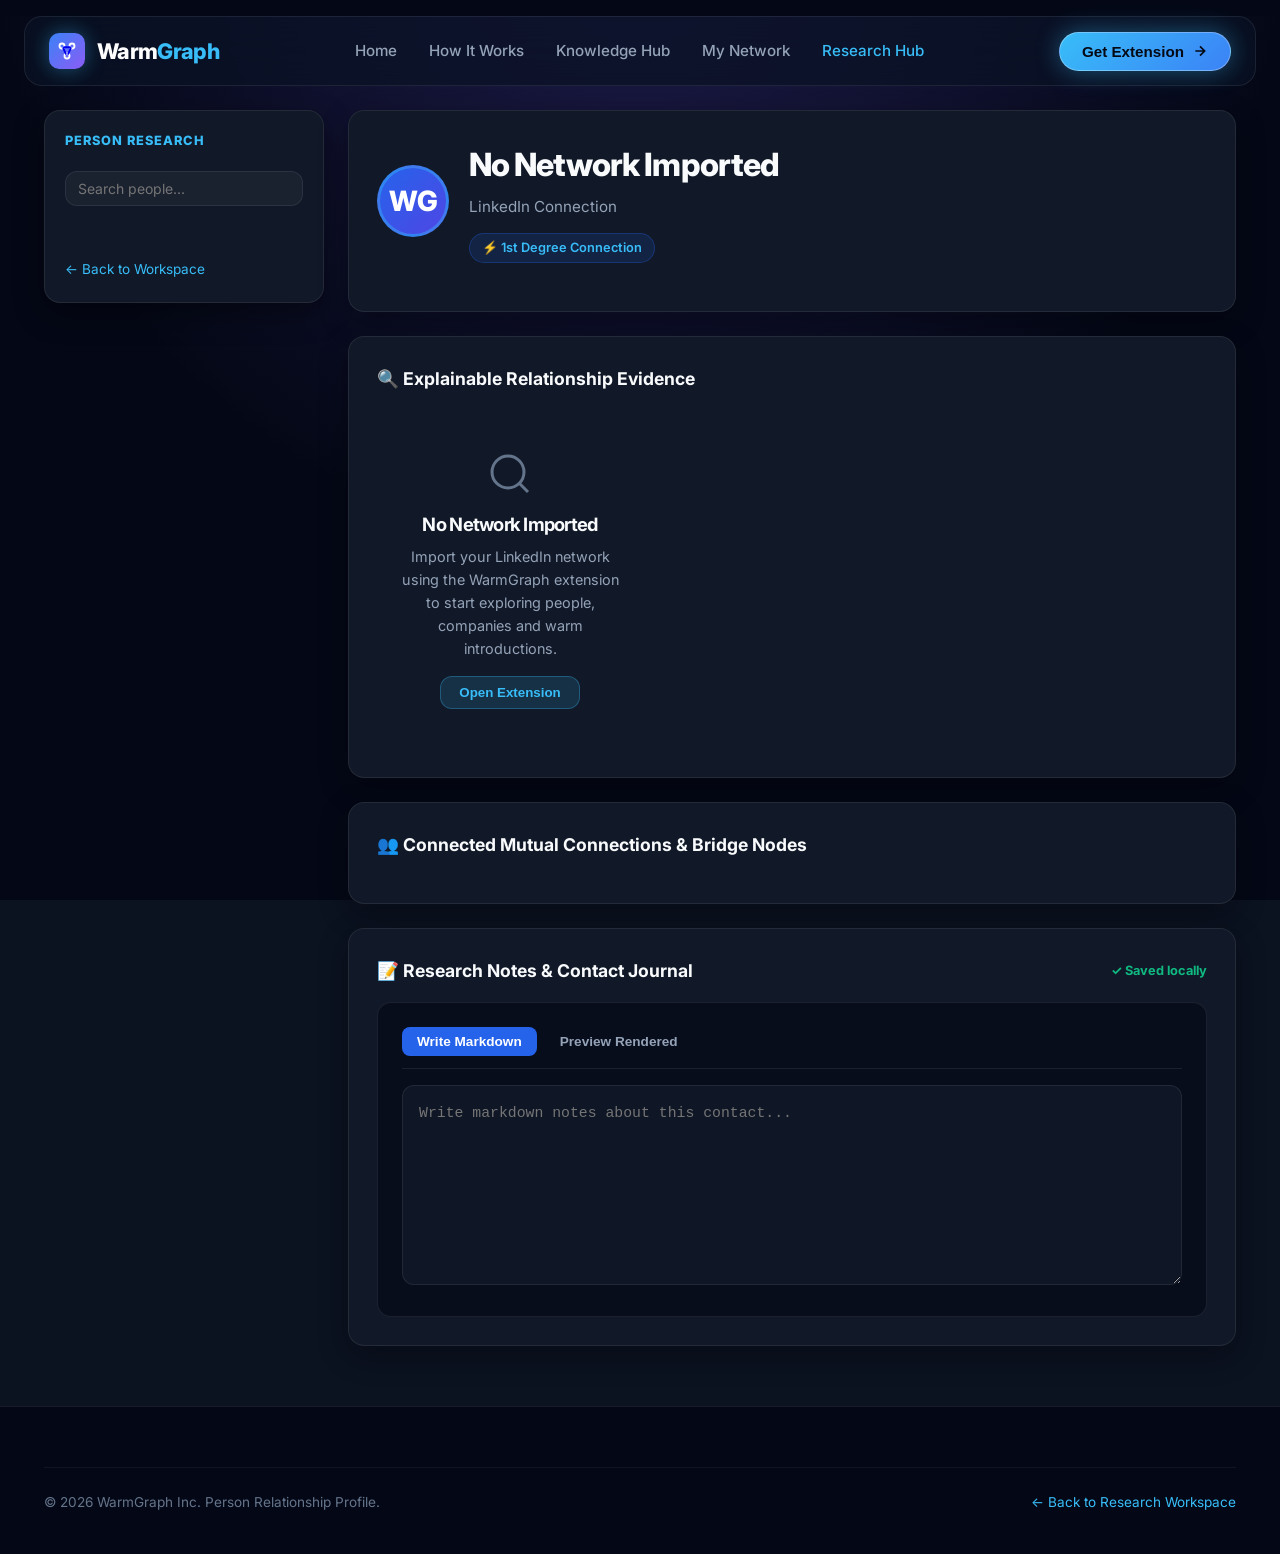
<file: website/person.html>
<!DOCTYPE html>
<html lang="en">
<head>
  <meta charset="UTF-8">
  <meta name="viewport" content="width=device-width, initial-scale=1.0">
  <title>Person Research — WarmGraph Intelligence</title>
  <meta name="description" content="Contact relationship profile, structured evidence badges, mutual connections, and markdown notes.">
  <link rel="stylesheet" href="css/global.css">
  <link rel="stylesheet" href="css/research.css">
  <link rel="preconnect" href="https://fonts.googleapis.com">
  <link rel="preconnect" href="https://fonts.gstatic.com" crossorigin>
  <link href="https://fonts.googleapis.com/css2?family=Inter:wght@400;500;600;700;800&display=swap" rel="stylesheet">
</head>
<body>

  <!-- Floating Translucent Navbar -->
  <header class="header">
    <div class="container nav-container">
      <a href="index.html" class="logo-link">
        <div class="logo-badge">
          <svg viewBox="0 0 24 24">
            <circle cx="6" cy="6" r="3" />
            <circle cx="18" cy="6" r="3" />
            <circle cx="12" cy="18" r="3" />
            <path d="M8.5 7.5L15.5 7.5 M7.5 8.5L10.5 15.5 M16.5 8.5L13.5 15.5" stroke="currentColor" stroke-linecap="round"/>
          </svg>
        </div>
        <span class="logo-text">Warm<span>Graph</span></span>
      </a>

      <ul class="nav-links">
        <li><a href="index.html" class="nav-link">Home</a></li>
        <li><a href="index.html#how-it-works" class="nav-link">How It Works</a></li>
        <li><a href="knowledge.html" class="nav-link">Knowledge Hub</a></li>
        <li><a href="network.html" class="nav-link">My Network</a></li>
        <li><a href="research.html" class="nav-link active">Research Hub</a></li>
      </ul>

      <div style="display: flex; align-items: center; gap: 16px;">
        <button class="nav-cta-btn open-install-modal">
          <span>Get Extension</span>
          <svg width="16" height="16" viewBox="0 0 24 24" fill="none" stroke="currentColor" stroke-width="2.5"><path d="M5 12h14M12 5l7 7-7 7"/></svg>
        </button>
        <button class="mobile-toggle" aria-label="Toggle Navigation Menu">☰</button>
      </div>
    </div>
  </header>

  <!-- Person Page Container -->
  <div class="container research-container">
    
    <!-- Left Sidebar -->
    <aside class="research-sidebar">
      <div class="sidebar-title">PERSON RESEARCH</div>
      
      <div class="sidebar-search-box">
        <input type="text" id="person-sidebar-search" placeholder="Search people..." autocomplete="off">
      </div>

      <ul class="sidebar-nav-list" id="person-list-sidebar">
        <!-- Dynamically populated from imported network -->
      </ul>

      <div style="margin-top: 10px;">
        <a href="research.html" style="color: #38bdf8; font-size: 0.85rem; text-decoration: none;">← Back to Workspace</a>
      </div>
    </aside>

    <!-- Main Content Area -->
    <main class="research-main">
      
      <!-- Person Profile Hero Card -->
      <section class="research-card">
        <div class="research-header">
          <div style="display: flex; align-items: center; gap: 20px;">
            <div style="width: 72px; height: 72px; border-radius: 50%; background: linear-gradient(135deg, #2563eb 0%, #4f46e5 100%); color: #fff; display: flex; align-items: center; justify-content: center; font-weight: 800; font-size: 1.75rem; border: 3px solid rgba(56, 189, 248, 0.4);" id="person-avatar">
              WG
            </div>

            <div class="research-title-group">
              <h1 class="research-title" id="person-name">Select a Contact</h1>
              <p class="research-subtitle" id="person-headline">LinkedIn Connection</p>
              
              <div class="tag-container" id="person-badges">
                <span class="tag-pill">⚡ 1st Degree Connection</span>
              </div>
            </div>
          </div>
        </div>
      </section>

      <!-- Relationship Evidence Engine Badges Section -->
      <section class="research-card">
        <div class="section-heading">
          <span>🔍 Explainable Relationship Evidence</span>
        </div>

        <div class="related-grid" id="person-evidence-grid">
          <!-- Dynamically populated from imported network -->
        </div>
      </section>

      <!-- Connected Mutuals Section -->
      <section class="research-card">
        <div class="section-heading">
          <span>👥 Connected Mutual Connections & Bridge Nodes</span>
        </div>

        <div class="related-grid" id="person-mutuals-grid">
          <!-- Dynamically populated from imported network -->
        </div>
      </section>
      </section>

      <!-- Person Markdown Notes Section -->
      <section class="research-card">
        <div class="section-heading">
          <span>📝 Research Notes & Contact Journal</span>
          <span class="save-status" id="person-save-status">✓ Saved locally</span>
        </div>

        <div class="markdown-wrapper">
          <div class="markdown-controls">
            <div class="tab-buttons">
              <button class="tab-btn active" id="person-tab-write">Write Markdown</button>
              <button class="tab-btn" id="person-tab-preview">Preview Rendered</button>
            </div>
          </div>

          <div id="person-editor-container">
            <textarea id="person-markdown-input" class="editor-textarea" spellcheck="false" placeholder="Write markdown notes about this contact..."></textarea>
          </div>

          <div id="person-preview-container" class="markdown-rendered" style="display: none;">
            <!-- Rendered HTML Markdown output -->
          </div>
        </div>
      </section>

    </main>

  </div>

  <!-- Footer -->
  <footer class="footer">
    <div class="container">
      <div class="footer-bottom">
        <span>&copy; 2026 WarmGraph Inc. Person Relationship Profile.</span>
        <a href="research.html" style="color: #38bdf8; text-decoration: none;">← Back to Research Workspace</a>
      </div>
    </div>
  </footer>

  <script src="js/app.js"></script>
  <script src="js/research.js"></script>
</body>
</html>
</file>
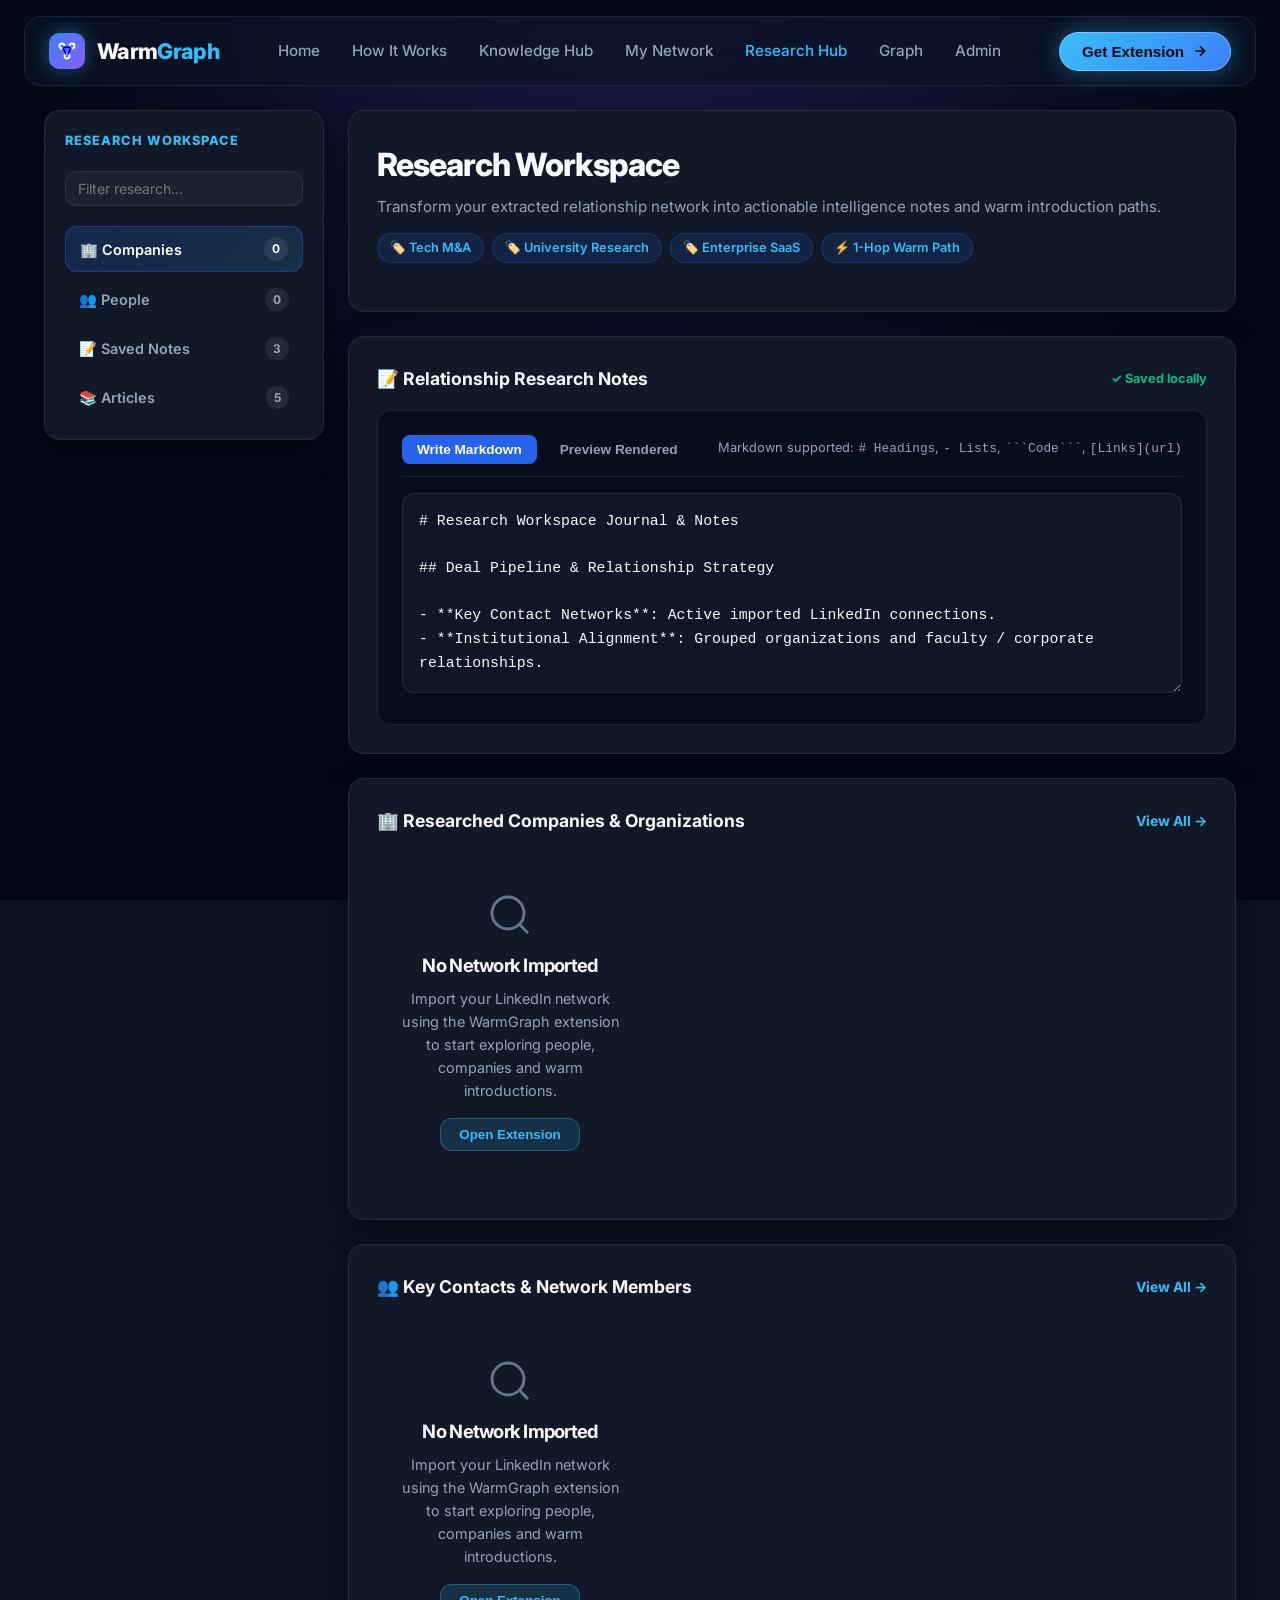
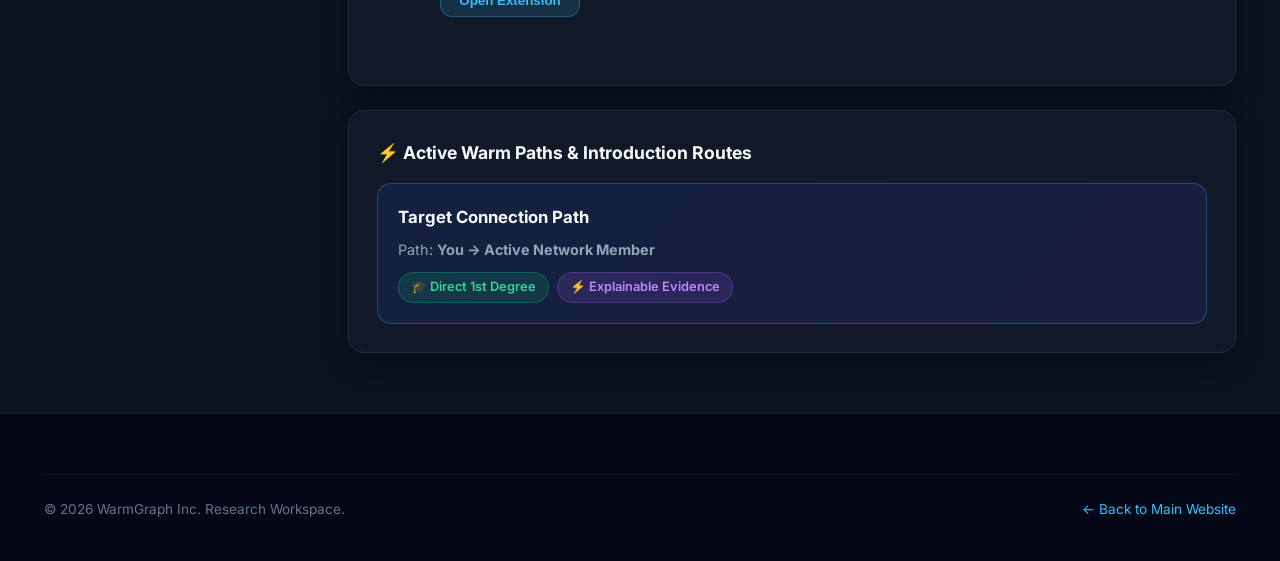
<file: website/research.html>
<!DOCTYPE html>
<html lang="en">
<head>
  <meta charset="UTF-8">
  <meta name="viewport" content="width=device-width, initial-scale=1.0">
  <title>Research Workspace — WarmGraph Intelligence</title>
  <meta name="description" content="Research companies, key contacts, and relationship deal notes with WarmGraph's Research Hub.">
  <link rel="stylesheet" href="css/global.css">
  <link rel="stylesheet" href="css/research.css">
  <link rel="preconnect" href="https://fonts.googleapis.com">
  <link rel="preconnect" href="https://fonts.gstatic.com" crossorigin>
  <link href="https://fonts.googleapis.com/css2?family=Inter:wght@400;500;600;700;800&display=swap" rel="stylesheet">
</head>
<body>

  <!-- Floating Translucent Navbar -->
  <header class="header">
    <div class="container nav-container">
      <a href="index.html" class="logo-link">
        <div class="logo-badge">
          <svg viewBox="0 0 24 24">
            <circle cx="6" cy="6" r="3" />
            <circle cx="18" cy="6" r="3" />
            <circle cx="12" cy="18" r="3" />
            <path d="M8.5 7.5L15.5 7.5 M7.5 8.5L10.5 15.5 M16.5 8.5L13.5 15.5" stroke="currentColor" stroke-linecap="round"/>
          </svg>
        </div>
        <span class="logo-text">Warm<span>Graph</span></span>
      </a>

      <ul class="nav-links">
        <li><a href="index.html" class="nav-link">Home</a></li>
        <li><a href="index.html#how-it-works" class="nav-link">How It Works</a></li>
        <li><a href="knowledge.html" class="nav-link">Knowledge Hub</a></li>
        <li><a href="network.html" class="nav-link">My Network</a></li>
        <li><a href="research.html" class="nav-link active">Research Hub</a></li>
        <li><a href="graph.html" class="nav-link">Graph</a></li>
        <li><a href="admin.html" class="nav-link">Admin</a></li>
      </ul>

      <div style="display: flex; align-items: center; gap: 16px;">
        <button class="nav-cta-btn open-install-modal">
          <span>Get Extension</span>
          <svg width="16" height="16" viewBox="0 0 24 24" fill="none" stroke="currentColor" stroke-width="2.5"><path d="M5 12h14M12 5l7 7-7 7"/></svg>
        </button>
        <button class="mobile-toggle" aria-label="Toggle Navigation Menu">☰</button>
      </div>
    </div>
  </header>

  <!-- Research Hub Container -->
  <div class="container research-container">
    
    <!-- Left Sidebar -->
    <aside class="research-sidebar">
      <div class="sidebar-title">RESEARCH WORKSPACE</div>
      
      <div class="sidebar-search-box">
        <input type="text" id="sidebar-search" placeholder="Filter research..." autocomplete="off">
      </div>

      <ul class="sidebar-nav-list" id="sidebar-nav">
        <li class="sidebar-nav-item active" data-tab="companies">
          <span>🏢 Companies</span>
          <span class="sidebar-count-badge" id="count-nav-companies">4</span>
        </li>
        <li class="sidebar-nav-item" data-tab="people">
          <span>👥 People</span>
          <span class="sidebar-count-badge" id="count-nav-people">10</span>
        </li>
        <li class="sidebar-nav-item" data-tab="notes">
          <span>📝 Saved Notes</span>
          <span class="sidebar-count-badge" id="count-nav-notes">3</span>
        </li>
        <li class="sidebar-nav-item" data-tab="articles">
          <span>📚 Articles</span>
          <span class="sidebar-count-badge">5</span>
        </li>
      </ul>
    </aside>

    <!-- Main Content Area -->
    <main class="research-main">
      
      <!-- Research Hero Card -->
      <section class="research-card">
        <div class="research-header">
          <div class="research-title-group">
            <h1 class="research-title" id="page-title">Research Workspace</h1>
            <p class="research-subtitle" id="page-subtitle">Transform your extracted relationship network into actionable intelligence notes and warm introduction paths.</p>
            
            <div class="tag-container" id="tags-bar">
              <span class="tag-pill">🏷️ Tech M&A</span>
              <span class="tag-pill">🏷️ University Research</span>
              <span class="tag-pill">🏷️ Enterprise SaaS</span>
              <span class="tag-pill">⚡ 1-Hop Warm Path</span>
            </div>
          </div>
        </div>
      </section>

      <!-- Interactive Markdown Notes Section -->
      <section class="research-card">
        <div class="section-heading">
          <span>📝 Relationship Research Notes</span>
          <span class="save-status" id="save-status">✓ Saved locally</span>
        </div>

        <div class="markdown-wrapper">
          <div class="markdown-controls">
            <div class="tab-buttons">
              <button class="tab-btn active" id="tab-write">Write Markdown</button>
              <button class="tab-btn" id="tab-preview">Preview Rendered</button>
            </div>
            <div style="font-size: 0.8rem; color: #94a3b8;">
              Markdown supported: <code># Headings</code>, <code>- Lists</code>, <code>```Code```</code>, <code>[Links](url)</code>
            </div>
          </div>

          <div id="editor-container">
            <textarea id="markdown-input" class="editor-textarea" spellcheck="false" placeholder="Write markdown research notes here..."></textarea>
          </div>

          <div id="preview-container" class="markdown-rendered" style="display: none;">
            <!-- Rendered HTML Markdown output -->
          </div>
        </div>
      </section>

      <!-- Researched Companies Grid -->
      <section class="research-card">
        <div class="section-heading">
          <span>🏢 Researched Companies &amp; Organizations</span>
          <a href="company.html" style="color: #38bdf8; font-size: 0.875rem; text-decoration: none;">View All →</a>
        </div>

        <div class="related-grid" id="companies-grid">
          <!-- Company Cards -->
        </div>
      </section>

      <!-- Key People Grid -->
      <section class="research-card">
        <div class="section-heading">
          <span>👥 Key Contacts &amp; Network Members</span>
          <a href="person.html" style="color: #38bdf8; font-size: 0.875rem; text-decoration: none;">View All →</a>
        </div>

        <div class="related-grid" id="people-grid">
          <!-- Person Cards -->
        </div>
      </section>

      <!-- Warm Paths Pathfinder Overview -->
      <section class="research-card">
        <div class="section-heading">
          <span>⚡ Active Warm Paths &amp; Introduction Routes</span>
        </div>

        <div class="warm-path-box" id="research-warm-path-box">
          <div style="font-weight: 700; font-size: 1.05rem; color: #f8fafc; margin-bottom: 8px;" id="research-warm-path-title">
            Target Connection Path
          </div>
          <div style="font-size: 0.9rem; color: #94a3b8; line-height: 1.5; margin-bottom: 12px;" id="research-warm-path-route">
            Path: <strong>You → Active Network Member</strong>
          </div>
          <div style="display: flex; gap: 8px; flex-wrap: wrap;" id="research-warm-path-tags">
            <span class="tag-pill" style="background: rgba(16, 185, 129, 0.15); color: #34d399; border-color: rgba(16, 185, 129, 0.3);">🎓 Direct 1st Degree</span>
            <span class="tag-pill" style="background: rgba(168, 85, 247, 0.15); color: #c084fc; border-color: rgba(168, 85, 247, 0.3);">⚡ Explainable Evidence</span>
          </div>
        </div>
      </section>

    </main>

  </div>

  <!-- Footer -->
  <footer class="footer">
    <div class="container">
      <div class="footer-bottom">
        <span>&copy; 2026 WarmGraph Inc. Research Workspace.</span>
        <a href="index.html" style="color: #38bdf8; text-decoration: none;">← Back to Main Website</a>
      </div>
    </div>
  </footer>

  <script src="js/app.js"></script>
  <script src="js/research.js"></script>
</body>
</html>
</file>
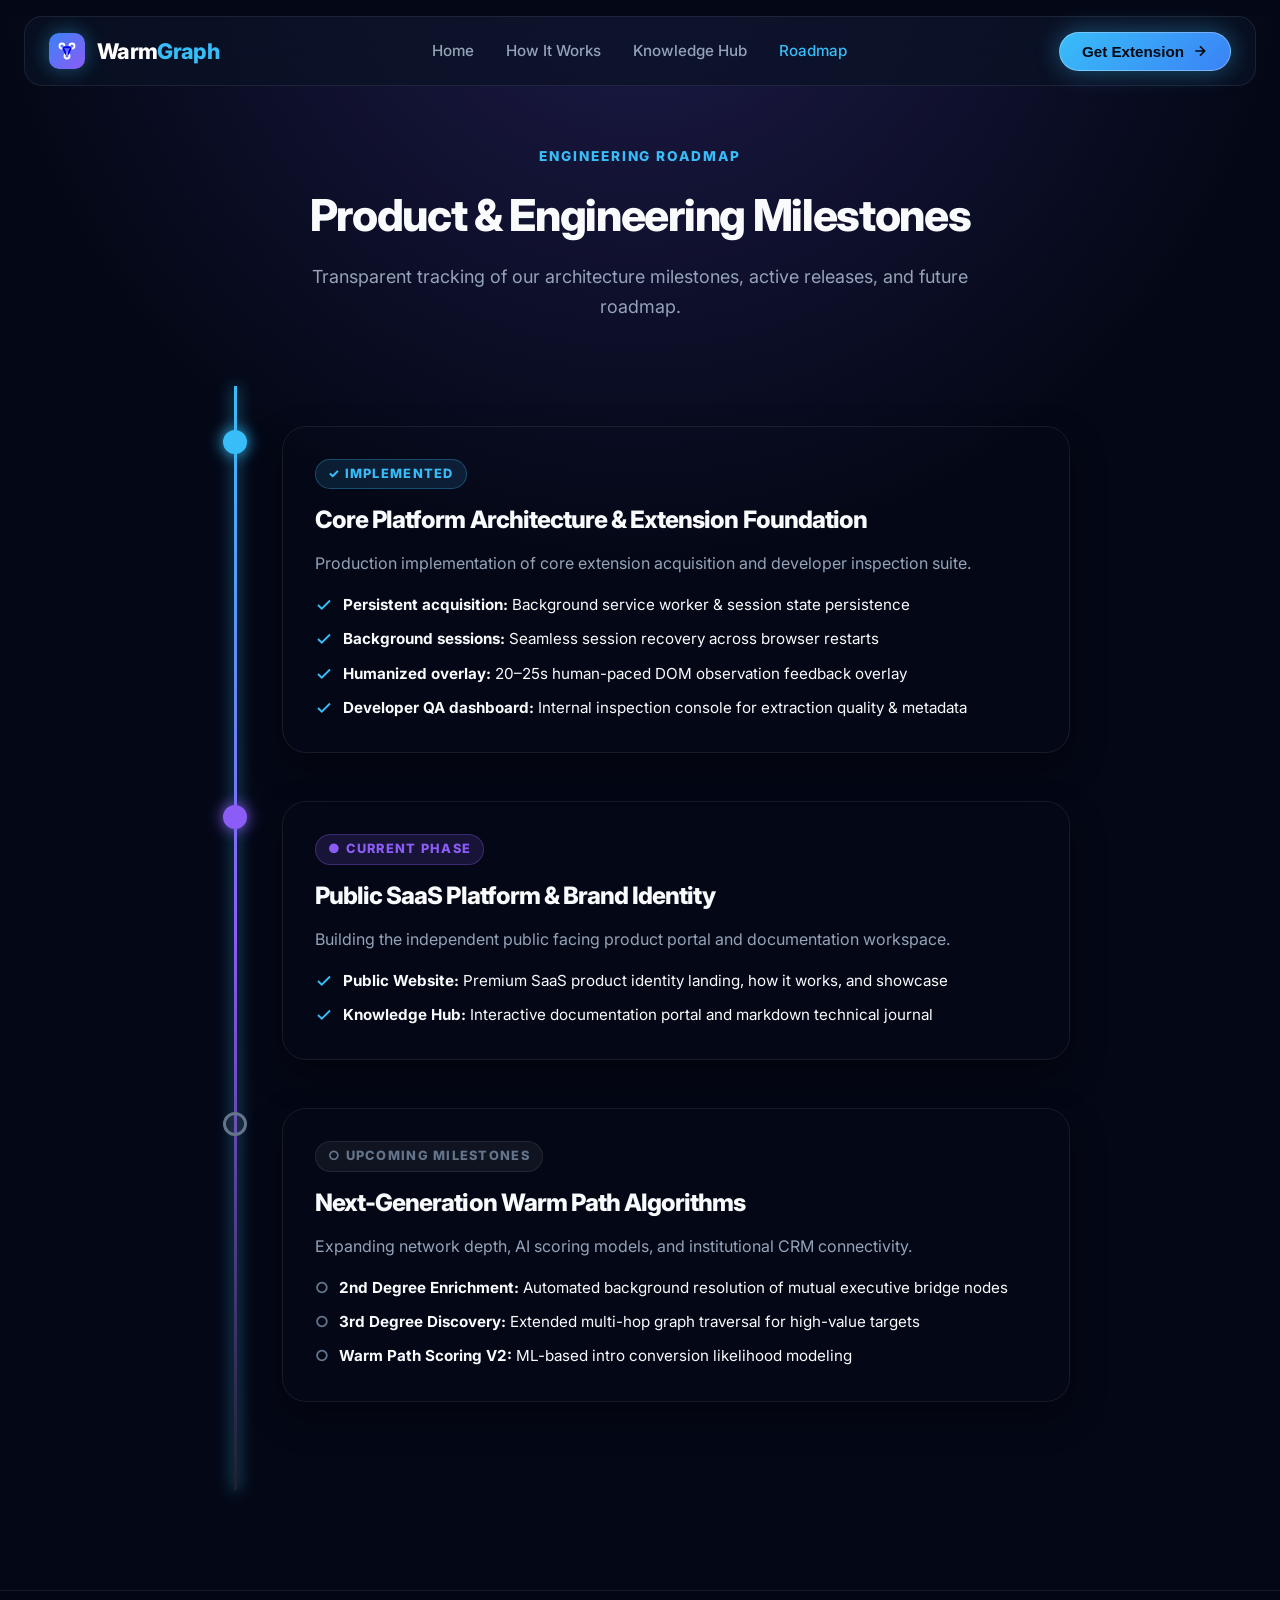
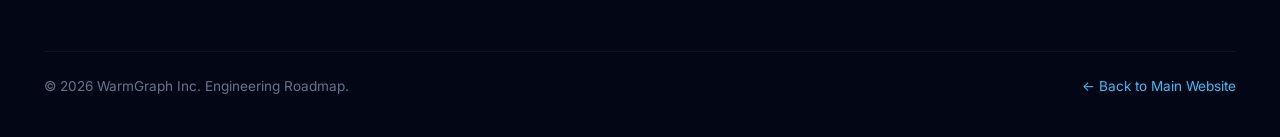
<file: website/roadmap.html>
<!DOCTYPE html>
<html lang="en">
<head>
  <meta charset="UTF-8">
  <meta name="viewport" content="width=device-width, initial-scale=1.0">
  <title>Product Roadmap — WarmGraph Engineering Journey</title>
  <meta name="description" content="WarmGraph product roadmap, completed architecture, current development milestones, and future engineering release goals.">
  <link rel="stylesheet" href="css/global.css">
  <link rel="stylesheet" href="css/landing.css">
  <link rel="preconnect" href="https://fonts.googleapis.com">
  <link rel="preconnect" href="https://fonts.gstatic.com" crossorigin>
  <link href="https://fonts.googleapis.com/css2?family=Inter:wght@400;500;600;700;800&display=swap" rel="stylesheet">
  <style>
    .roadmap-section { padding: 60px 0 100px; }
    .roadmap-timeline { position: relative; max-width: 860px; margin: 0 auto; padding: 40px 0; }
    .roadmap-timeline::before {
      content: '';
      position: absolute;
      top: 0;
      bottom: 0;
      left: 24px;
      width: 3px;
      background: linear-gradient(180deg, var(--primary-blue) 0%, var(--accent-violet) 50%, rgba(255, 255, 255, 0.1) 100%);
      box-shadow: 0 0 15px var(--primary-blue);
    }
    .roadmap-item { position: relative; padding-left: 72px; margin-bottom: 48px; }
    .roadmap-node-badge {
      position: absolute;
      left: 13px;
      top: 4px;
      width: 24px;
      height: 24px;
      border-radius: 50%;
      background: var(--bg-dark);
      border: 3px solid var(--text-dim);
      display: flex;
      align-items: center;
      justify-content: center;
    }
    .roadmap-item.implemented .roadmap-node-badge { border-color: var(--primary-blue); background: var(--primary-blue); box-shadow: 0 0 16px var(--primary-blue); }
    .roadmap-item.current .roadmap-node-badge { border-color: var(--accent-violet); background: var(--accent-violet); box-shadow: 0 0 16px var(--accent-violet); animation: pulse 2s infinite; }
    .roadmap-item.upcoming .roadmap-node-badge { border-color: var(--text-dim); background: rgba(255, 255, 255, 0.05); }
    .roadmap-card { background: var(--bg-card); border: 1px solid var(--border-glass); border-radius: var(--radius-lg); padding: 32px; transition: all var(--transition-normal); box-shadow: 0 15px 35px rgba(0, 0, 0, 0.4); }
    .roadmap-card:hover { border-color: var(--border-glass-active); transform: translateY(-4px); }
    .roadmap-status-tag { font-size: 0.8rem; font-weight: 800; text-transform: uppercase; letter-spacing: 0.1em; margin-bottom: 12px; display: inline-block; padding: 4px 12px; border-radius: var(--radius-full); }
    .tag-implemented { background: rgba(56, 189, 248, 0.12); color: var(--primary-blue); border: 1px solid rgba(56, 189, 248, 0.3); }
    .tag-current { background: rgba(139, 92, 246, 0.15); color: var(--accent-violet); border: 1px solid rgba(139, 92, 246, 0.3); }
    .tag-upcoming { background: rgba(255, 255, 255, 0.05); color: var(--text-dim); border: 1px solid var(--border-glass); }
    .roadmap-card h3 { font-size: 1.5rem; margin-bottom: 12px; }
    .roadmap-list { list-style: none; display: flex; flex-direction: column; gap: 10px; margin-top: 16px; }
    .roadmap-list-item { display: flex; align-items: center; gap: 10px; font-size: 0.95rem; color: var(--text-main); }
    .roadmap-list-item.checked svg { stroke: var(--primary-blue); }
  </style>
</head>
<body>

  <!-- Header / Navigation -->
  <header class="header">
    <div class="container nav-container">
      <a href="index.html" class="logo-link">
        <div class="logo-badge">
          <svg viewBox="0 0 24 24">
            <circle cx="6" cy="6" r="3" />
            <circle cx="18" cy="6" r="3" />
            <circle cx="12" cy="18" r="3" />
            <path d="M8.5 7.5L15.5 7.5 M7.5 8.5L10.5 15.5 M16.5 8.5L13.5 15.5" stroke="currentColor" stroke-linecap="round"/>
          </svg>
        </div>
        <span class="logo-text">Warm<span>Graph</span></span>
      </a>

      <ul class="nav-links">
        <li><a href="index.html" class="nav-link">Home</a></li>
        <li><a href="index.html#how-it-works" class="nav-link">How It Works</a></li>
        <li><a href="knowledge.html" class="nav-link">Knowledge Hub</a></li>
        <li><a href="roadmap.html" class="nav-link active">Roadmap</a></li>
      </ul>

      <div style="display: flex; align-items: center; gap: 16px;">
        <button class="nav-cta-btn open-install-modal">
          <span>Get Extension</span>
          <svg width="16" height="16" viewBox="0 0 24 24" fill="none" stroke="currentColor" stroke-width="2.5"><path d="M5 12h14M12 5l7 7-7 7"/></svg>
        </button>
        <button class="mobile-toggle" aria-label="Toggle Navigation Menu">☰</button>
      </div>
    </div>
  </header>

  <!-- Roadmap Section -->
  <section class="roadmap-section">
    <div class="container">
      <div class="section-header">
        <span class="section-tag">ENGINEERING ROADMAP</span>
        <h2 class="section-title">Product & Engineering Milestones</h2>
        <p class="subtext">Transparent tracking of our architecture milestones, active releases, and future roadmap.</p>
      </div>

      <div class="roadmap-timeline">
        <!-- Section 1: Implemented -->
        <div class="roadmap-item implemented">
          <div class="roadmap-node-badge"></div>
          <div class="roadmap-card">
            <span class="roadmap-status-tag tag-implemented">✓ IMPLEMENTED</span>
            <h3>Core Platform Architecture & Extension Foundation</h3>
            <p style="color: var(--text-muted);">Production implementation of core extension acquisition and developer inspection suite.</p>

            <ul class="roadmap-list">
              <li class="roadmap-list-item checked">
                <svg width="18" height="18" viewBox="0 0 24 24" fill="none" stroke="currentColor" stroke-width="2.5"><polyline points="20 6 9 17 4 12"/></svg>
                <span><strong>Persistent acquisition:</strong> Background service worker & session state persistence</span>
              </li>
              <li class="roadmap-list-item checked">
                <svg width="18" height="18" viewBox="0 0 24 24" fill="none" stroke="currentColor" stroke-width="2.5"><polyline points="20 6 9 17 4 12"/></svg>
                <span><strong>Background sessions:</strong> Seamless session recovery across browser restarts</span>
              </li>
              <li class="roadmap-list-item checked">
                <svg width="18" height="18" viewBox="0 0 24 24" fill="none" stroke="currentColor" stroke-width="2.5"><polyline points="20 6 9 17 4 12"/></svg>
                <span><strong>Humanized overlay:</strong> 20–25s human-paced DOM observation feedback overlay</span>
              </li>
              <li class="roadmap-list-item checked">
                <svg width="18" height="18" viewBox="0 0 24 24" fill="none" stroke="currentColor" stroke-width="2.5"><polyline points="20 6 9 17 4 12"/></svg>
                <span><strong>Developer QA dashboard:</strong> Internal inspection console for extraction quality & metadata</span>
              </li>
            </ul>
          </div>
        </div>

        <!-- Section 2: Current -->
        <div class="roadmap-item current">
          <div class="roadmap-node-badge"></div>
          <div class="roadmap-card">
            <span class="roadmap-status-tag tag-current">● CURRENT PHASE</span>
            <h3>Public SaaS Platform & Brand Identity</h3>
            <p style="color: var(--text-muted);">Building the independent public facing product portal and documentation workspace.</p>

            <ul class="roadmap-list">
              <li class="roadmap-list-item checked">
                <svg width="18" height="18" viewBox="0 0 24 24" fill="none" stroke="currentColor" stroke-width="2.5"><polyline points="20 6 9 17 4 12"/></svg>
                <span><strong>Public Website:</strong> Premium SaaS product identity landing, how it works, and showcase</span>
              </li>
              <li class="roadmap-list-item checked">
                <svg width="18" height="18" viewBox="0 0 24 24" fill="none" stroke="currentColor" stroke-width="2.5"><polyline points="20 6 9 17 4 12"/></svg>
                <span><strong>Knowledge Hub:</strong> Interactive documentation portal and markdown technical journal</span>
              </li>
            </ul>
          </div>
        </div>

        <!-- Section 3: Upcoming -->
        <div class="roadmap-item upcoming">
          <div class="roadmap-node-badge"></div>
          <div class="roadmap-card">
            <span class="roadmap-status-tag tag-upcoming">○ UPCOMING MILESTONES</span>
            <h3>Next-Generation Warm Path Algorithms</h3>
            <p style="color: var(--text-muted);">Expanding network depth, AI scoring models, and institutional CRM connectivity.</p>

            <ul class="roadmap-list">
              <li class="roadmap-list-item">
                <span style="color: var(--text-dim); font-weight: 700;">○</span>
                <span><strong>2nd Degree Enrichment:</strong> Automated background resolution of mutual executive bridge nodes</span>
              </li>
              <li class="roadmap-list-item">
                <span style="color: var(--text-dim); font-weight: 700;">○</span>
                <span><strong>3rd Degree Discovery:</strong> Extended multi-hop graph traversal for high-value targets</span>
              </li>
              <li class="roadmap-list-item">
                <span style="color: var(--text-dim); font-weight: 700;">○</span>
                <span><strong>Warm Path Scoring V2:</strong> ML-based intro conversion likelihood modeling</span>
              </li>
            </ul>
          </div>
        </div>
      </div>
    </div>
  </section>

  <!-- Footer -->
  <footer class="footer">
    <div class="container">
      <div class="footer-bottom">
        <span>&copy; 2026 WarmGraph Inc. Engineering Roadmap.</span>
        <a href="index.html" style="color: var(--primary-blue); text-decoration: none;">← Back to Main Website</a>
      </div>
    </div>
  </footer>

  <script src="js/app.js"></script>
  <script src="js/animations.js"></script>
</body>
</html>
</file>
<file: website/css/global.css>
/* WarmGraph SaaS Public Design System - Cinematic Luxury System (Task 5.2) */
:root {
  --bg-dark: #040816;
  --bg-surface: #0b1224;
  --bg-glass: rgba(15, 23, 42, 0.72);
  --bg-glass-hover: rgba(30, 41, 59, 0.82);
  --border-glass: rgba(255, 255, 255, 0.08);
  --border-glass-active: rgba(56, 189, 248, 0.35);
  
  --primary-blue: #38bdf8;
  --primary-blue-hover: #0ea5e9;
  --accent-violet: #8b5cf6;
  --highlight-magenta: #ec4899;
  --accent-glow: rgba(56, 189, 248, 0.25);
  --purple-glow: rgba(139, 92, 246, 0.2);
  
  --success-emerald: #10b981;
  --warning-amber: #f59e0b;
  --error-coral: #ef4444;

  --text-main: #f8fafc;
  --text-muted: #94a3b8;
  --text-dim: #64748b;
  
  --font-family: 'Inter', -apple-system, BlinkMacSystemFont, "Segoe UI", Roboto, sans-serif;
  --transition-fast: 0.2s ease;
  --transition-normal: 0.3s cubic-bezier(0.16, 1, 0.3, 1);
  
  --radius-sm: 8px;
  --radius-md: 14px;
  --radius-lg: 24px;
  --radius-full: 9999px;
}

* {
  box-sizing: border-box;
  margin: 0;
  padding: 0;
}

html {
  scroll-behavior: smooth;
  font-family: var(--font-family);
  background-color: var(--bg-dark);
  color: var(--text-main);
}

body {
  overflow-x: hidden;
  line-height: 1.6;
  background: radial-gradient(circle at 50% -10%, #1e1b4b 0%, #040816 55%);
  background-attachment: fixed;
  min-height: 100vh;
}

/* Typography Scale */
h1, h2, h3, h4 {
  color: var(--text-main);
  font-weight: 800;
  letter-spacing: -0.04em;
}

.text-gradient {
  background: linear-gradient(135deg, #ffffff 0%, #38bdf8 45%, #8b5cf6 80%, #ec4899 100%);
  -webkit-background-clip: text;
  -webkit-text-fill-color: transparent;
}

.text-blue-gradient {
  background: linear-gradient(135deg, #38bdf8 0%, #8b5cf6 100%);
  -webkit-background-clip: text;
  -webkit-text-fill-color: transparent;
}

.subtext {
  color: var(--text-muted);
  font-size: 1.125rem;
  max-width: 680px;
  line-height: 1.65;
}

/* Container */
.container {
  max-width: 1240px;
  margin: 0 auto;
  padding: 0 24px;
}

/* Floating Translucent Navbar (Task 5.2) */
.header {
  position: sticky;
  top: 16px;
  z-index: 1000;
  margin: 16px auto 0;
  max-width: 1240px;
  width: calc(100% - 48px);
  border-radius: 18px;
  backdrop-filter: blur(24px);
  -webkit-backdrop-filter: blur(24px);
  background: rgba(11, 18, 36, 0.72);
  border: 1px solid var(--border-glass);
  box-shadow: 0 10px 30px rgba(0, 0, 0, 0.5), inset 0 1px 0 rgba(255, 255, 255, 0.1);
  transition: all var(--transition-normal);
}

.nav-container {
  display: flex;
  align-items: center;
  justify-content: space-between;
  height: 68px;
  padding: 0 24px;
}

.logo-link {
  display: flex;
  align-items: center;
  gap: 12px;
  text-decoration: none;
}

.logo-badge {
  width: 36px;
  height: 36px;
  border-radius: 10px;
  background: linear-gradient(135deg, #3b82f6, #8b5cf6);
  display: flex;
  align-items: center;
  justify-content: center;
  box-shadow: 0 0 20px rgba(56, 189, 248, 0.4);
}

.logo-badge svg {
  width: 20px;
  height: 20px;
  fill: none;
  stroke: #ffffff;
  stroke-width: 2.2;
}

.logo-text {
  font-size: 1.35rem;
  font-weight: 800;
  color: #ffffff;
  letter-spacing: -0.03em;
}

.logo-text span {
  color: var(--primary-blue);
}

.nav-links {
  display: flex;
  align-items: center;
  gap: 32px;
  list-style: none;
}

.nav-link {
  color: var(--text-muted);
  text-decoration: none;
  font-weight: 500;
  font-size: 0.95rem;
  transition: color var(--transition-fast);
}

.nav-link:hover, .nav-link.active {
  color: var(--primary-blue);
}

.nav-cta-btn {
  display: inline-flex;
  align-items: center;
  gap: 8px;
  padding: 10px 22px;
  background: linear-gradient(135deg, #38bdf8 0%, #3b82f6 100%);
  color: #040914;
  font-weight: 700;
  font-size: 0.95rem;
  border-radius: var(--radius-full);
  text-decoration: none;
  box-shadow: 0 0 25px rgba(56, 189, 248, 0.4);
  transition: all var(--transition-normal);
  border: 1px solid rgba(255, 255, 255, 0.3);
  cursor: pointer;
}

.nav-cta-btn:hover {
  transform: translateY(-2px);
  box-shadow: 0 0 35px rgba(56, 189, 248, 0.65);
  background: linear-gradient(135deg, #60a5fa 0%, #2563eb 100%);
}

.mobile-toggle {
  display: none;
  background: none;
  border: none;
  color: var(--text-main);
  font-size: 1.5rem;
  cursor: pointer;
}

/* Button Variants */
.btn-primary {
  display: inline-flex;
  align-items: center;
  gap: 10px;
  padding: 14px 30px;
  background: linear-gradient(135deg, #38bdf8 0%, #3b82f6 100%);
  color: #040914;
  font-weight: 700;
  font-size: 1.05rem;
  border-radius: var(--radius-full);
  text-decoration: none;
  box-shadow: 0 0 30px rgba(56, 189, 248, 0.45);
  transition: all var(--transition-normal);
  border: 1px solid rgba(255, 255, 255, 0.25);
  cursor: pointer;
}

.btn-primary:hover {
  transform: translateY(-3px) scale(1.02);
  box-shadow: 0 0 40px rgba(56, 189, 248, 0.7);
}

.btn-secondary {
  display: inline-flex;
  align-items: center;
  gap: 10px;
  padding: 14px 30px;
  background: rgba(255, 255, 255, 0.05);
  color: var(--text-main);
  font-weight: 600;
  font-size: 1.05rem;
  border-radius: var(--radius-full);
  text-decoration: none;
  border: 1px solid var(--border-glass);
  transition: all var(--transition-normal);
  backdrop-filter: blur(12px);
  cursor: pointer;
}

.btn-secondary:hover {
  background: rgba(255, 255, 255, 0.1);
  border-color: rgba(255, 255, 255, 0.25);
  transform: translateY(-3px);
}

/* Installation Modal System (Task 4A & 5.2) */
.install-modal-backdrop {
  position: fixed;
  inset: 0;
  z-index: 10000;
  display: flex;
  align-items: center;
  justify-content: center;
  background: rgba(4, 8, 22, 0.88);
  backdrop-filter: blur(18px);
  -webkit-backdrop-filter: blur(18px);
  padding: 20px;
  animation: fadeIn 0.3s cubic-bezier(0.16, 1, 0.3, 1);
}

.install-modal-card {
  background: linear-gradient(135deg, rgba(11, 18, 36, 0.98) 0%, rgba(15, 23, 42, 0.95) 100%);
  border: 1px solid var(--border-glass-active);
  border-radius: 24px;
  padding: 36px;
  max-width: 540px;
  width: 100%;
  box-shadow: 0 25px 60px rgba(0, 0, 0, 0.8), 0 0 40px rgba(56, 189, 248, 0.25);
  display: flex;
  flex-direction: column;
  gap: 20px;
  position: relative;
  animation: modalScale 0.3s cubic-bezier(0.16, 1, 0.3, 1);
}

@keyframes modalScale {
  from { opacity: 0; transform: scale(0.95); }
  to { opacity: 1; transform: scale(1); }
}

.install-modal-header { display: flex; align-items: center; justify-content: space-between; }
.install-modal-brand { display: flex; align-items: center; gap: 12px; }
.install-modal-brand h3 { font-size: 1.35rem; color: #ffffff; }
.install-modal-close { background: none; border: none; color: var(--text-muted); font-size: 1.75rem; cursor: pointer; line-height: 1; transition: color var(--transition-fast); }
.install-modal-close:hover { color: var(--primary-blue); }
.install-modal-text { color: var(--text-muted); font-size: 0.98rem; line-height: 1.5; }

.install-steps-container { display: flex; flex-direction: column; gap: 12px; }
.install-step { display: flex; align-items: flex-start; gap: 14px; background: rgba(255, 255, 255, 0.03); border: 1px solid var(--border-glass); padding: 14px 16px; border-radius: var(--radius-md); }
.step-num { width: 28px; height: 28px; border-radius: 50%; background: linear-gradient(135deg, #38bdf8 0%, #3b82f6 100%); color: #040914; font-weight: 800; font-size: 0.85rem; display: flex; align-items: center; justify-content: center; flex-shrink: 0; box-shadow: 0 0 10px rgba(56, 189, 248, 0.4); }
.step-details strong { color: #ffffff; font-size: 0.95rem; display: block; margin-bottom: 2px; }
.step-details p { color: var(--text-muted); font-size: 0.85rem; }
.step-details code { background: rgba(56, 189, 248, 0.15); color: var(--primary-blue); padding: 2px 6px; border-radius: 4px; font-family: monospace; }
.install-modal-footer { display: flex; align-items: center; justify-content: flex-end; gap: 12px; margin-top: 8px; }

/* Footer */
.footer {
  border-top: 1px solid var(--border-glass);
  padding: 60px 0 40px;
  background: rgba(4, 8, 22, 0.95);
}

.footer-grid { display: grid; grid-template-columns: 2fr repeat(3, 1fr); gap: 40px; margin-bottom: 48px; }
.footer-brand p { color: var(--text-muted); font-size: 0.9rem; margin-top: 12px; max-width: 320px; }
.footer-col-title { font-size: 0.9rem; font-weight: 700; text-transform: uppercase; letter-spacing: 0.08em; margin-bottom: 16px; color: var(--text-main); }
.footer-links { list-style: none; display: flex; flex-direction: column; gap: 10px; }
.footer-links a { color: var(--text-muted); text-decoration: none; font-size: 0.9rem; transition: color var(--transition-fast); }
.footer-links a:hover { color: var(--primary-blue); }

.footer-bottom {
  border-top: 1px solid rgba(255, 255, 255, 0.05);
  padding-top: 24px;
  display: flex;
  align-items: center;
  justify-content: space-between;
  color: var(--text-dim);
  font-size: 0.85rem;
}

@keyframes fadeIn {
  from { opacity: 0; transform: translateY(10px); }
  to { opacity: 1; transform: translateY(0); }
}

@keyframes pulse {
  0% { transform: scale(0.95); box-shadow: 0 0 0 0 rgba(56, 189, 248, 0.7); }
  70% { transform: scale(1); box-shadow: 0 0 0 8px rgba(56, 189, 248, 0); }
  100% { transform: scale(0.95); box-shadow: 0 0 0 0 rgba(56, 189, 248, 0); }
}

@media (prefers-reduced-motion: reduce) {
  *, ::before, ::after {
    animation-duration: 0.01ms !important;
    animation-iteration-count: 1 !important;
    transition-duration: 0.01ms !important;
    scroll-behavior: auto !important;
  }
}

@media (max-width: 768px) {
  .header { width: calc(100% - 32px); }
  .nav-links { display: none; }
  .mobile-toggle { display: block; }
  .footer-grid { grid-template-columns: 1fr; }
  .install-modal-footer { flex-direction: column; width: 100%; }
  .install-modal-footer button { width: 100%; justify-content: center; }
}
</file>
<file: website/css/landing.css>
/* Landing Page Stylesheet (landing.css) - Task 5.3A Visible 3D Liquid Aurora Ribbon */

/* Hero Section */
.hero-section {
  padding: 120px 0 100px;
  position: relative;
  overflow: hidden;
}

.hero-grid {
  display: grid;
  grid-template-columns: 1fr 1.05fr;
  gap: 56px;
  align-items: center;
  position: relative;
  z-index: 2;
}

.hero-content {
  display: flex;
  flex-direction: column;
  gap: 28px;
  position: relative;
  z-index: 2;
}

.hero-pill {
  display: inline-flex;
  align-items: center;
  gap: 8px;
  padding: 6px 18px;
  background: rgba(56, 189, 248, 0.1);
  border: 1px solid rgba(56, 189, 248, 0.3);
  border-radius: var(--radius-full);
  font-size: 0.82rem;
  font-weight: 700;
  letter-spacing: 0.08em;
  color: var(--primary-blue);
  width: fit-content;
}

.hero-pill-pulse {
  width: 8px;
  height: 8px;
  border-radius: 50%;
  background-color: var(--primary-blue);
  box-shadow: 0 0 10px var(--primary-blue);
  animation: pulse 2s infinite;
}

.hero-title {
  font-size: 4.25rem;
  line-height: 1.05;
  letter-spacing: -0.04em;
  font-weight: 800;
}

.hero-actions {
  display: flex;
  align-items: center;
  gap: 16px;
  margin-top: 8px;
  flex-wrap: wrap;
}

/* Layered Lighting Background (Z-Index 0) */
.aurora-bg {
  position: absolute;
  inset: 0;
  overflow: hidden;
  pointer-events: none;
  z-index: 0;
}

.aurora-bg::after {
  content: '';
  position: absolute;
  inset: 0;
  background: radial-gradient(circle at 50% 50%, transparent 40%, rgba(4, 8, 22, 0.85) 100%);
  pointer-events: none;
}

.glow-violet {
  position: absolute;
  width: 600px;
  height: 600px;
  top: -120px;
  left: -120px;
  background: radial-gradient(circle, rgba(139, 92, 246, 0.35) 0%, rgba(139, 92, 246, 0.05) 60%, transparent 75%);
  filter: blur(70px);
  pointer-events: none;
}

.glow-blue {
  position: absolute;
  width: 650px;
  height: 650px;
  top: 80px;
  right: -120px;
  background: radial-gradient(circle, rgba(56, 189, 248, 0.3) 0%, rgba(59, 130, 246, 0.05) 60%, transparent 75%);
  filter: blur(75px);
  pointer-events: none;
}

.glow-magenta {
  position: absolute;
  width: 500px;
  height: 500px;
  bottom: -100px;
  left: 35%;
  background: radial-gradient(circle, rgba(236, 72, 153, 0.2) 0%, rgba(236, 72, 153, 0.03) 60%, transparent 75%);
  filter: blur(80px);
  pointer-events: none;
}

/* Hero Signature 3D Liquid Ribbon (Z-Index 1 - High Visibility Signature Asset) */
.hero-ribbon, .blob-hero {
  position: absolute;
  width: 560px;
  height: 420px;
  top: -60px;
  right: -80px;
  z-index: 1;
  opacity: 0.95;
  pointer-events: none;
  user-select: none;
  filter: drop-shadow(0 20px 40px rgba(139, 92, 246, 0.45));
  animation: heroRibbonFloat 10s ease-in-out infinite alternate;
}

@keyframes heroRibbonFloat {
  0% { transform: translateY(0px) rotate(0deg) scale(1); }
  50% { transform: translateY(12px) rotate(1.5deg) scale(1.025); }
  100% { transform: translateY(-4px) rotate(-0.8deg) scale(0.99); }
}

/* Secondary Ribbons */
.blob {
  position: absolute;
  pointer-events: none;
  z-index: 1;
  user-select: none;
}

.blob-feature {
  width: 380px;
  height: 380px;
  bottom: -40px;
  left: -80px;
  opacity: 0.25;
}

.blob-ribbon {
  width: 680px;
  height: 340px;
  top: 50%;
  left: 50%;
  transform: translate(-50%, -50%);
  opacity: 0.18;
}

.blob-footer {
  width: 600px;
  height: 440px;
  top: -50px;
  left: 50%;
  transform: translateX(-50%);
  opacity: 0.15;
}

/* Dashboard Mockup (Z-Index 2) */
.hero-mockup-wrapper {
  position: relative;
  z-index: 2;
}

.glass-card-mockup {
  position: relative;
  z-index: 2;
  background: var(--bg-glass);
  border: 1px solid rgba(255, 255, 255, 0.14);
  border-radius: 24px;
  padding: 24px;
  backdrop-filter: blur(24px);
  -webkit-backdrop-filter: blur(24px);
  box-shadow: 0 25px 60px rgba(0, 0, 0, 0.7), inset 0 1px 0 rgba(255, 255, 255, 0.2);
}

.mockup-header {
  display: flex;
  align-items: center;
  justify-content: space-between;
  padding-bottom: 16px;
  border-bottom: 1px solid var(--border-glass);
  margin-bottom: 20px;
}

.mockup-dots { display: flex; gap: 6px; }
.mockup-dot { width: 10px; height: 10px; border-radius: 50%; }
.dot-red { background: #ef4444; }
.dot-yellow { background: #f59e0b; }
.dot-green { background: #10b981; }

.mockup-title {
  font-size: 0.85rem;
  font-weight: 700;
  color: var(--text-muted);
  text-transform: uppercase;
  letter-spacing: 0.1em;
}

.graph-canvas {
  height: 300px;
  background-color: rgba(4, 8, 22, 0.85);
  background-image: radial-gradient(rgba(56, 189, 248, 0.15) 1px, transparent 1px);
  background-size: 24px 24px;
  border-radius: var(--radius-md);
  position: relative;
  overflow: hidden;
  border: 1px solid rgba(255, 255, 255, 0.08);
  box-shadow: inset 0 2px 10px rgba(0, 0, 0, 0.5);
}

.graph-nodes-container { position: absolute; inset: 0; }
.graph-svg-lines { position: absolute; width: 100%; height: 100%; top: 0; left: 0; }

.node-item {
  position: absolute;
  display: flex;
  align-items: center;
  gap: 8px;
  padding: 8px 14px;
  background: rgba(11, 18, 36, 0.95);
  border: 1px solid var(--border-glass-active);
  border-radius: var(--radius-full);
  box-shadow: 0 4px 20px rgba(0, 0, 0, 0.4);
  font-size: 0.8rem;
  font-weight: 600;
  color: var(--text-main);
  transition: all var(--transition-normal);
  cursor: pointer;
}

.node-item:hover {
  border-color: var(--primary-blue);
  box-shadow: 0 0 20px rgba(56, 189, 248, 0.6);
  transform: scale(1.06);
}

.node-avatar {
  width: 24px;
  height: 24px;
  border-radius: 50%;
  background: #334155;
  display: flex;
  align-items: center;
  justify-content: center;
  font-size: 0.7rem;
  font-weight: 700;
  color: #fff;
}

.node-you { top: 75%; left: 10%; border-color: #3b82f6; background: rgba(59, 130, 246, 0.2); }
.node-you .node-avatar { background: #3b82f6; }
.node-bridge1 { top: 45%; left: 38%; border-color: #8b5cf6; background: rgba(139, 92, 246, 0.2); }
.node-bridge1 .node-avatar { background: #8b5cf6; }
.node-bridge2 { top: 20%; left: 62%; }
.node-target { top: 50%; left: 72%; border-color: var(--primary-blue); background: rgba(56, 189, 248, 0.25); box-shadow: 0 0 25px rgba(56, 189, 248, 0.5); animation: nodePulse 2.5s infinite; }
.node-target .node-avatar { background: var(--primary-blue); color: #040914; }

@keyframes nodePulse {
  0% { box-shadow: 0 0 0 0 rgba(56, 189, 248, 0.6); }
  70% { box-shadow: 0 0 0 12px rgba(56, 189, 248, 0); }
  100% { box-shadow: 0 0 0 0 rgba(56, 189, 248, 0); }
}

.path-badge-popup {
  position: absolute;
  bottom: 16px;
  left: 16px;
  right: 16px;
  background: rgba(11, 18, 36, 0.95);
  border: 1px solid var(--border-glass-active);
  padding: 12px 18px;
  border-radius: var(--radius-md);
  display: flex;
  align-items: center;
  justify-content: space-between;
  backdrop-filter: blur(12px);
  box-shadow: 0 10px 30px rgba(0, 0, 0, 0.5);
}

.path-info { display: flex; flex-direction: column; }
.path-label { font-size: 0.72rem; color: var(--text-dim); text-transform: uppercase; letter-spacing: 0.08em; }
.path-desc { font-size: 0.88rem; font-weight: 700; color: var(--primary-blue); }
.path-score { background: linear-gradient(135deg, rgba(56, 189, 248, 0.25), rgba(139, 92, 246, 0.25)); border: 1px solid var(--primary-blue); color: #ffffff; padding: 5px 12px; border-radius: var(--radius-full); font-size: 0.8rem; font-weight: 800; box-shadow: 0 0 20px rgba(56, 189, 248, 0.5); }

/* Trust Strip Section */
.trust-strip {
  padding: 48px 0;
  background: rgba(11, 18, 36, 0.4);
  border-y: 1px solid var(--border-glass);
  position: relative;
  z-index: 2;
}

.trust-grid {
  display: grid;
  grid-template-columns: repeat(4, 1fr);
  gap: 24px;
}

.trust-item {
  text-align: center;
  padding: 24px;
  background: var(--bg-glass);
  border: 1px solid rgba(255, 255, 255, 0.1);
  border-radius: 20px;
  box-shadow: inset 0 1px 0 rgba(255, 255, 255, 0.12), 0 10px 25px rgba(0,0,0,0.3);
  transition: all var(--transition-normal);
}

.trust-item:hover {
  transform: translateY(-4px);
  border-color: var(--border-glass-active);
  box-shadow: inset 0 1px 0 rgba(255, 255, 255, 0.2), 0 15px 35px rgba(0, 0, 0, 0.5), 0 0 20px rgba(56, 189, 248, 0.2);
}

.trust-number {
  font-size: 2.5rem;
  font-weight: 800;
  color: var(--text-main);
  line-height: 1.15;
}

.trust-label {
  font-size: 0.9rem;
  font-weight: 600;
  color: var(--text-muted);
  margin-top: 6px;
}

/* How it Works Cards */
.section { padding: 108px 0; position: relative; }
.section-header { text-align: center; margin-bottom: 64px; display: flex; flex-direction: column; align-items: center; gap: 12px; position: relative; z-index: 2; }
.section-tag { font-size: 0.85rem; font-weight: 800; text-transform: uppercase; letter-spacing: 0.14em; color: var(--primary-blue); }
.section-title { font-size: 2.75rem; letter-spacing: -0.03em; }

.steps-grid { display: grid; grid-template-columns: repeat(3, 1fr); gap: 32px; position: relative; z-index: 2; }
.step-card { background: var(--bg-glass); border: 1px solid rgba(255, 255, 255, 0.1); border-radius: 24px; padding: 36px 28px; transition: all var(--transition-normal); display: flex; flex-direction: column; gap: 16px; box-shadow: 0 15px 35px rgba(0, 0, 0, 0.4), inset 0 1px 0 rgba(255, 255, 255, 0.12); }
.step-card:hover { transform: translateY(-6px); border-color: var(--border-glass-active); background: var(--bg-glass-hover); box-shadow: 0 25px 45px rgba(0, 0, 0, 0.6), 0 0 25px rgba(56, 189, 248, 0.25); }
.step-number { font-size: 0.85rem; font-weight: 800; color: var(--primary-blue); background: rgba(56, 189, 248, 0.1); border: 1px solid rgba(56, 189, 248, 0.25); width: fit-content; padding: 4px 12px; border-radius: var(--radius-full); }
.step-illustration-wrapper { height: 120px; display: flex; align-items: center; justify-content: center; margin-bottom: 8px; }
.step-title { font-size: 1.4rem; font-weight: 700; }
.step-desc { color: var(--text-muted); font-size: 0.98rem; line-height: 1.6; }

/* Product Showcase Tabs Section */
.showcase-section { background: radial-gradient(circle at 50% 50%, rgba(30, 41, 59, 0.4) 0%, var(--bg-dark) 85%); padding: 108px 0; position: relative; overflow: hidden; }
.showcase-tabs { display: flex; justify-content: center; gap: 12px; margin-bottom: 40px; flex-wrap: wrap; position: relative; z-index: 2; }
.showcase-tab { padding: 12px 26px; border-radius: var(--radius-full); background: rgba(255, 255, 255, 0.04); border: 1px solid var(--border-glass); color: var(--text-muted); font-weight: 600; font-size: 0.95rem; cursor: pointer; transition: all var(--transition-fast); }
.showcase-tab:hover { color: var(--text-main); background: rgba(255, 255, 255, 0.08); }
.showcase-tab.active { background: linear-gradient(135deg, #38bdf8 0%, #3b82f6 100%); color: #040914; border-color: transparent; box-shadow: 0 0 25px rgba(56, 189, 248, 0.45); }

.showcase-display { background: var(--bg-glass); border: 1px solid rgba(255, 255, 255, 0.14); border-radius: 24px; padding: 36px; min-height: 480px; box-shadow: 0 30px 70px rgba(0, 0, 0, 0.7), inset 0 1px 0 rgba(255, 255, 255, 0.15); position: relative; z-index: 2; overflow: hidden; }
.showcase-content-panel { display: none; grid-template-columns: 1fr 1.2fr; gap: 40px; align-items: center; animation: fadeIn 0.4s ease forwards; }
.showcase-content-panel.active { display: grid; }
.showcase-info h3 { font-size: 2.2rem; margin-bottom: 16px; }
.showcase-info p { color: var(--text-muted); font-size: 1.08rem; margin-bottom: 24px; }
.showcase-list { list-style: none; display: flex; flex-direction: column; gap: 12px; }
.showcase-list-item { display: flex; align-items: center; gap: 10px; font-size: 0.98rem; color: var(--text-main); }
.showcase-list-item svg { width: 18px; height: 18px; stroke: var(--primary-blue); flex-shrink: 0; fill: none; }

.showcase-preview-card { background: rgba(11, 18, 36, 0.95); border: 1px solid var(--border-glass-active); border-radius: var(--radius-md); padding: 24px; min-height: 320px; display: flex; flex-direction: column; gap: 16px; box-shadow: 0 10px 30px rgba(0,0,0,0.4); }
.preview-row { display: flex; align-items: center; justify-content: space-between; padding: 14px; background: rgba(255, 255, 255, 0.03); border: 1px solid rgba(255, 255, 255, 0.06); border-radius: var(--radius-sm); }

/* Knowledge Hub Preview */
.hub-grid { display: grid; grid-template-columns: repeat(2, 1fr); gap: 24px; position: relative; z-index: 2; }
.hub-card { background: var(--bg-glass); border: 1px solid rgba(255, 255, 255, 0.1); border-radius: 24px; padding: 32px; transition: all var(--transition-normal); display: flex; flex-direction: column; gap: 16px; text-decoration: none; box-shadow: 0 15px 35px rgba(0, 0, 0, 0.4), inset 0 1px 0 rgba(255, 255, 255, 0.12); }
.hub-card:hover { border-color: var(--primary-blue); transform: translateY(-6px); background: var(--bg-glass-hover); box-shadow: 0 25px 45px rgba(0, 0, 0, 0.6), 0 0 20px rgba(56, 189, 248, 0.25); }
.hub-card-meta { display: flex; align-items: center; justify-content: space-between; }
.hub-tag { font-size: 0.75rem; font-weight: 800; color: var(--primary-blue); background: rgba(56, 189, 248, 0.12); padding: 4px 12px; border-radius: var(--radius-full); }
.hub-read-time { font-size: 0.82rem; color: var(--text-dim); }
.hub-title { font-size: 1.35rem; font-weight: 700; line-height: 1.35; }
.hub-snippet { font-size: 0.95rem; color: var(--text-muted); line-height: 1.55; }
.hub-footer-cta { text-align: center; margin-top: 48px; position: relative; z-index: 2; }

/* Final CTA Section */
.cta-banner { margin: 80px auto 120px; position: relative; }
.cta-glass-box { background: linear-gradient(135deg, rgba(15, 23, 42, 0.9) 0%, rgba(11, 18, 36, 0.98) 100%); border: 1px solid var(--border-glass-active); border-radius: 28px; padding: 72px 40px; text-align: center; position: relative; overflow: hidden; z-index: 2; box-shadow: 0 0 60px rgba(56, 189, 248, 0.2), inset 0 1px 0 rgba(255, 255, 255, 0.2); }
.cta-glass-box h2 { font-size: 3rem; letter-spacing: -0.04em; margin-bottom: 16px; position: relative; z-index: 2; }
.cta-glass-box p { position: relative; z-index: 2; }

/* ==========================================================================
   TASK 6 — Interactive WarmGraph Product Demo Styles
   ========================================================================== */
.demo-section {
  padding: 108px 0;
  position: relative;
  background: radial-gradient(circle at 50% 30%, rgba(15, 23, 42, 0.6) 0%, var(--bg-dark) 85%);
  overflow: hidden;
}

.demo-dashboard-glass {
  background: var(--bg-glass);
  border: 1px solid rgba(255, 255, 255, 0.14);
  border-radius: 24px;
  box-shadow: 0 30px 80px rgba(0, 0, 0, 0.75), inset 0 1px 0 rgba(255, 255, 255, 0.15);
  position: relative;
  z-index: 2;
  overflow: hidden;
}

.demo-dashboard-header {
  padding: 14px 24px;
  background: rgba(7, 11, 26, 0.8);
  border-bottom: 1px solid var(--border-glass);
  display: flex;
  align-items: center;
  justify-content: space-between;
}

.demo-header-badge {
  display: flex;
  align-items: center;
  gap: 8px;
  font-size: 0.8rem;
  font-weight: 600;
  color: var(--text-muted);
}

.demo-pulse-dot {
  width: 8px;
  height: 8px;
  background: #10b981;
  border-radius: 50%;
  box-shadow: 0 0 10px #10b981;
  animation: pulse 2s infinite;
}

.demo-dashboard-body {
  display: grid;
  grid-template-columns: 300px 1fr;
  min-height: 640px;
}

/* Left Panel — Network List */
.demo-left-panel {
  border-right: 1px solid var(--border-glass);
  background: rgba(11, 18, 36, 0.5);
  padding: 20px;
  display: flex;
  flex-direction: column;
  gap: 16px;
}

.panel-header-bar {
  display: flex;
  align-items: center;
  justify-content: space-between;
  padding-bottom: 12px;
  border-bottom: 1px solid rgba(255, 255, 255, 0.08);
}

.panel-title {
  font-size: 0.95rem;
  font-weight: 700;
  color: var(--text-main);
}

.network-count-pill {
  font-size: 0.72rem;
  font-weight: 700;
  color: var(--primary-blue);
  background: rgba(56, 189, 248, 0.12);
  padding: 2px 8px;
  border-radius: var(--radius-full);
}

.network-cards-list {
  display: flex;
  flex-direction: column;
  gap: 8px;
  overflow-y: auto;
  max-height: 560px;
  padding-right: 4px;
}

.network-card-item {
  display: flex;
  align-items: center;
  gap: 12px;
  padding: 10px 12px;
  background: rgba(255, 255, 255, 0.03);
  border: 1px solid rgba(255, 255, 255, 0.06);
  border-radius: 12px;
  cursor: pointer;
  transition: all var(--transition-fast);
}

.network-card-item:hover {
  background: rgba(255, 255, 255, 0.08);
  border-color: rgba(56, 189, 248, 0.4);
  transform: translateX(2px);
}

.network-card-item.active {
  background: rgba(56, 189, 248, 0.15);
  border-color: var(--primary-blue);
  box-shadow: 0 0 15px rgba(56, 189, 248, 0.2);
}

.network-card-item.in-path {
  background: rgba(139, 92, 246, 0.18);
  border-color: var(--accent-violet);
}

.network-avatar {
  width: 34px;
  height: 34px;
  border-radius: 50%;
  display: flex;
  align-items: center;
  justify-content: center;
  font-size: 0.75rem;
  font-weight: 800;
  color: #fff;
  flex-shrink: 0;
  box-shadow: 0 0 10px rgba(0,0,0,0.3);
}

.network-details {
  display: flex;
  flex-direction: column;
  overflow: hidden;
}

.network-name {
  font-size: 0.85rem;
  font-weight: 600;
  color: var(--text-main);
  white-space: nowrap;
  overflow: hidden;
  text-overflow: ellipsis;
}

.network-role {
  font-size: 0.75rem;
  color: var(--text-muted);
  white-space: nowrap;
  overflow: hidden;
  text-overflow: ellipsis;
}

/* Right Panel — Target Search & Graph / Result */
.demo-right-panel {
  padding: 24px;
  display: flex;
  flex-direction: column;
  gap: 20px;
  background: rgba(4, 8, 22, 0.6);
}

.target-search-container {
  display: flex;
  flex-direction: column;
  gap: 12px;
  background: rgba(11, 18, 36, 0.7);
  border: 1px solid rgba(255, 255, 255, 0.1);
  border-radius: 16px;
  padding: 16px;
}

.search-input-box {
  display: flex;
  align-items: center;
  gap: 12px;
  background: rgba(0, 0, 0, 0.4);
  border: 1px solid var(--border-glass);
  border-radius: 12px;
  padding: 10px 16px;
}

.search-input-box input {
  background: transparent;
  border: none;
  outline: none;
  color: #fff;
  font-size: 0.92rem;
  font-family: inherit;
  width: 100%;
}

.search-status-tag {
  font-size: 0.72rem;
  font-weight: 700;
  color: #10b981;
  background: rgba(16, 185, 129, 0.15);
  padding: 3px 10px;
  border-radius: var(--radius-full);
  white-space: nowrap;
}

.preset-targets-bar {
  display: flex;
  align-items: center;
  gap: 12px;
  flex-wrap: wrap;
}

.preset-title {
  font-size: 0.78rem;
  font-weight: 700;
  color: var(--text-dim);
  text-transform: uppercase;
  letter-spacing: 0.05em;
}

.preset-buttons {
  display: flex;
  gap: 8px;
  flex-wrap: wrap;
}

.preset-btn {
  display: flex;
  align-items: center;
  gap: 6px;
  padding: 6px 14px;
  background: rgba(255, 255, 255, 0.05);
  border: 1px solid rgba(255, 255, 255, 0.1);
  border-radius: var(--radius-full);
  color: var(--text-muted);
  font-size: 0.82rem;
  font-weight: 600;
  cursor: pointer;
  transition: all var(--transition-fast);
}

.preset-btn:hover {
  background: rgba(255, 255, 255, 0.12);
  color: #fff;
}

.preset-btn.active {
  background: rgba(56, 189, 248, 0.18);
  border-color: var(--primary-blue);
  color: #fff;
  box-shadow: 0 0 12px rgba(56, 189, 248, 0.25);
}

.preset-dot {
  width: 6px;
  height: 6px;
  border-radius: 50%;
}

/* Graph Stage Visualizer */
.demo-graph-stage {
  position: relative;
  width: 100%;
  height: 320px;
  background: rgba(7, 11, 26, 0.9);
  border: 1px solid rgba(255, 255, 255, 0.08);
  border-radius: 16px;
  overflow: hidden;
}

.stage-overlay-grid {
  position: absolute;
  inset: 0;
  background-image: radial-gradient(rgba(255, 255, 255, 0.06) 1px, transparent 1px);
  background-size: 20px 20px;
  pointer-events: none;
}

.demo-svg-canvas {
  width: 100%;
  height: 100%;
  position: absolute;
  inset: 0;
  pointer-events: none;
}

.demo-nodes-overlay {
  position: absolute;
  inset: 0;
  pointer-events: auto;
}

.graph-node-bubble {
  position: absolute;
  transform: translate(-50%, -50%);
  display: flex;
  flex-direction: column;
  align-items: center;
  gap: 4px;
  cursor: pointer;
  transition: transform 0.3s cubic-bezier(0.16, 1, 0.3, 1), opacity 0.3s ease;
  z-index: 5;
}

.graph-node-bubble:hover {
  transform: translate(-50%, -50%) scale(1.12);
  z-index: 10;
}

.bubble-avatar {
  width: 42px;
  height: 42px;
  border-radius: 50%;
  display: flex;
  align-items: center;
  justify-content: center;
  font-size: 0.8rem;
  font-weight: 800;
  color: #fff;
  border: 2px solid rgba(255, 255, 255, 0.2);
  background: #1e293b;
  box-shadow: 0 4px 12px rgba(0, 0, 0, 0.5);
  transition: all 0.3s ease;
}

.graph-node-bubble.is-source .bubble-avatar {
  border-color: #38bdf8;
  box-shadow: 0 0 20px rgba(56, 189, 248, 0.6);
}

.graph-node-bubble.is-illuminated .bubble-avatar {
  border-color: #8b5cf6;
  box-shadow: 0 0 22px rgba(139, 92, 246, 0.7);
  animation: nodeGlowPulse 1.8s infinite alternate;
}

.graph-node-bubble.is-target .bubble-avatar {
  border-color: #ec4899;
  box-shadow: 0 0 25px rgba(236, 72, 153, 0.8);
  animation: nodeGlowPulse 1.5s infinite alternate;
}

.graph-node-bubble.is-faded {
  opacity: 0.35;
}

.bubble-label {
  font-size: 0.72rem;
  font-weight: 700;
  color: var(--text-main);
  background: rgba(4, 8, 22, 0.85);
  border: 1px solid rgba(255, 255, 255, 0.12);
  padding: 2px 8px;
  border-radius: 8px;
  white-space: nowrap;
  box-shadow: 0 2px 8px rgba(0,0,0,0.4);
}

@keyframes nodeGlowPulse {
  0% { transform: scale(1); }
  100% { transform: scale(1.08); }
}

/* Warm Intro Result Card */
.demo-result-card {
  background: linear-gradient(135deg, rgba(15, 23, 42, 0.95) 0%, rgba(11, 18, 36, 0.98) 100%);
  border: 1px solid var(--border-glass-active);
  border-radius: 16px;
  padding: 20px;
  display: flex;
  flex-direction: column;
  gap: 14px;
  box-shadow: 0 10px 30px rgba(0, 0, 0, 0.4), inset 0 1px 0 rgba(255, 255, 255, 0.12);
  transition: all 0.4s ease;
}

.result-card-header {
  display: flex;
  align-items: center;
  justify-content: space-between;
  border-bottom: 1px solid rgba(255, 255, 255, 0.08);
  padding-bottom: 12px;
}

.result-tag-group {
  display: flex;
  align-items: center;
  gap: 10px;
}

.result-badge {
  font-size: 0.75rem;
  font-weight: 800;
  letter-spacing: 0.06em;
  color: var(--primary-blue);
  background: rgba(56, 189, 248, 0.12);
  padding: 4px 12px;
  border-radius: var(--radius-full);
}

.result-live-indicator {
  font-size: 0.75rem;
  color: var(--text-dim);
}

.result-score-box {
  display: flex;
  align-items: center;
  gap: 8px;
}

.score-label {
  font-size: 0.78rem;
  color: var(--text-muted);
  font-weight: 600;
}

.score-val-wrapper {
  display: flex;
  align-items: baseline;
  gap: 2px;
}

.score-number {
  font-size: 1.6rem;
  font-weight: 800;
  color: var(--primary-blue);
  background: linear-gradient(135deg, #38bdf8, #8b5cf6);
  -webkit-background-clip: text;
  -webkit-text-fill-color: transparent;
}

.score-max {
  font-size: 0.85rem;
  color: var(--text-dim);
  font-weight: 700;
}

.result-path-display {
  padding: 12px 16px;
  background: rgba(255, 255, 255, 0.03);
  border: 1px solid rgba(56, 189, 248, 0.25);
  border-radius: 12px;
}

.path-visual-string {
  font-size: 0.98rem;
  font-weight: 700;
  color: #fff;
  letter-spacing: 0.02em;
}

.result-evidence-section {
  display: flex;
  flex-direction: column;
  gap: 8px;
}

.evidence-title {
  font-size: 0.8rem;
  font-weight: 700;
  color: var(--text-muted);
  text-transform: uppercase;
  letter-spacing: 0.05em;
}

.evidence-list {
  list-style: none;
  display: grid;
  grid-template-columns: repeat(3, 1fr);
  gap: 10px;
}

.evidence-list li {
  display: flex;
  align-items: center;
  gap: 8px;
  font-size: 0.82rem;
  color: var(--text-main);
  background: rgba(255, 255, 255, 0.02);
  border: 1px solid rgba(255, 255, 255, 0.05);
  padding: 8px 10px;
  border-radius: 8px;
}

.evidence-list li svg {
  width: 14px;
  height: 14px;
  stroke: #10b981;
  fill: none;
  stroke-width: 2.5;
  flex-shrink: 0;
}

@media (prefers-reduced-motion: reduce) {
  .hero-ribbon, .blob-hero, .blob, .node-target, .graph-node-bubble { animation: none !important; }
}

@media (max-width: 1024px) {
  .hero-title { font-size: 3.25rem; }
  .hero-grid { grid-template-columns: 1fr; text-align: center; }
  .hero-content { align-items: center; }
  .trust-grid { grid-template-columns: repeat(2, 1fr); }
  .steps-grid { grid-template-columns: 1fr; }
  .showcase-content-panel.active { grid-template-columns: 1fr; }
  .hub-grid { grid-template-columns: 1fr; }
  .hero-ribbon, .blob-hero { width: 420px; height: 320px; top: 10px; right: -20px; }
  .demo-dashboard-body { grid-template-columns: 1fr; }
  .demo-left-panel { border-right: none; border-bottom: 1px solid var(--border-glass); max-height: 220px; }
  .network-cards-list { flex-direction: row; overflow-x: auto; overflow-y: hidden; max-height: auto; padding-bottom: 8px; }
  .network-card-item { min-width: 180px; }
  .evidence-list { grid-template-columns: 1fr; }
}

@media (max-width: 768px) {
  .hero-title { font-size: 2.5rem; }
  .hero-ribbon, .blob-hero {
    width: 280px;
    height: 220px;
    top: 55%;
    right: 50%;
    transform: translate(50%, -50%);
    opacity: 0.7;
    z-index: 0;
  }
  .demo-graph-stage { height: 260px; }
  .path-visual-string { font-size: 0.85rem; }
  .score-number { font-size: 1.3rem; }
}
</file>
<file: website/css/research.css>
/* =========================================================
   WarmGraph SaaS — Research & Knowledge Hub CSS (Task 12.0)
   Linear × Vercel Design System
   Background: #0B1220 | Accent: #2563EB | Radius: 16px
   ========================================================= */

:root {
  --rg-bg: #0B1220;
  --rg-surface: #111827;
  --rg-surface-hover: #1f2937;
  --rg-border: #1F2937;
  --rg-border-glass: rgba(255, 255, 255, 0.08);
  --rg-border-active: rgba(37, 99, 235, 0.4);
  --rg-primary: #2563EB;
  --rg-accent: #38BDF8;
  --rg-text: #F8FAFC;
  --rg-text-muted: #94A3B8;
  --rg-radius: 16px;
}

body {
  background-color: var(--rg-bg);
  color: var(--rg-text);
  font-family: 'Inter', -apple-system, BlinkMacSystemFont, "Segoe UI", Roboto, sans-serif;
  margin: 0;
  padding: 0;
}

/* Research Hub Page Container */
.research-container {
  display: flex;
  min-height: calc(100vh - 90px);
  gap: 24px;
  padding-top: 24px;
  padding-bottom: 60px;
}

/* Left Sidebar Navigation */
.research-sidebar {
  width: 280px;
  flex-shrink: 0;
  background: var(--rg-surface);
  border: 1px solid var(--rg-border-glass);
  border-radius: var(--rg-radius);
  padding: 20px;
  display: flex;
  flex-direction: column;
  gap: 20px;
  align-self: flex-start;
  position: sticky;
  top: 100px;
  box-shadow: 0 10px 30px rgba(0, 0, 0, 0.4);
}

.sidebar-title {
  font-size: 0.8rem;
  font-weight: 800;
  text-transform: uppercase;
  letter-spacing: 0.08em;
  color: var(--rg-accent);
}

.sidebar-search-box {
  position: relative;
  display: flex;
  align-items: center;
  background: rgba(255, 255, 255, 0.04);
  border: 1px solid var(--rg-border-glass);
  border-radius: 12px;
  padding: 8px 12px;
}

.sidebar-search-box input {
  width: 100%;
  background: transparent;
  border: none;
  outline: none;
  color: var(--rg-text);
  font-size: 0.875rem;
  font-family: inherit;
}

.sidebar-nav-list {
  list-style: none;
  padding: 0;
  margin: 0;
  display: flex;
  flex-direction: column;
  gap: 6px;
}

.sidebar-nav-item {
  display: flex;
  align-items: center;
  justify-content: space-between;
  padding: 10px 14px;
  border-radius: 12px;
  color: var(--rg-text-muted);
  font-size: 0.9rem;
  font-weight: 600;
  cursor: pointer;
  transition: all 0.2s ease;
  user-select: none;
}

.sidebar-nav-item:hover {
  background: rgba(255, 255, 255, 0.05);
  color: var(--rg-text);
}

.sidebar-nav-item.active {
  background: linear-gradient(135deg, rgba(37, 99, 235, 0.2) 0%, rgba(56, 189, 248, 0.15) 100%);
  border: 1px solid rgba(37, 99, 235, 0.35);
  color: #ffffff;
}

.sidebar-count-badge {
  background: rgba(255, 255, 255, 0.08);
  font-size: 0.75rem;
  font-weight: 700;
  padding: 2px 8px;
  border-radius: 9999px;
  color: inherit;
}

/* Main Research Content Area */
.research-main {
  flex: 1;
  min-width: 0;
  display: flex;
  flex-direction: column;
  gap: 24px;
}

.research-card {
  background: var(--rg-surface);
  border: 1px solid var(--rg-border-glass);
  border-radius: var(--rg-radius);
  padding: 28px;
  box-shadow: 0 10px 30px rgba(0, 0, 0, 0.3);
  backdrop-filter: blur(12px);
}

.research-header {
  display: flex;
  align-items: flex-start;
  justify-content: space-between;
  gap: 16px;
  margin-bottom: 20px;
}

.research-title-group {
  flex: 1;
}

.research-title {
  font-size: 2rem;
  font-weight: 800;
  letter-spacing: -0.03em;
  color: var(--rg-text);
  margin-bottom: 6px;
}

.research-subtitle {
  color: var(--rg-text-muted);
  font-size: 0.95rem;
  line-height: 1.5;
}

/* Tag Pills */
.tag-container {
  display: flex;
  align-items: center;
  gap: 8px;
  flex-wrap: wrap;
  margin-top: 14px;
}

.tag-pill {
  display: inline-flex;
  align-items: center;
  gap: 4px;
  padding: 4px 12px;
  border-radius: 9999px;
  background: rgba(37, 99, 235, 0.15);
  border: 1px solid rgba(37, 99, 235, 0.3);
  color: var(--rg-accent);
  font-size: 0.8rem;
  font-weight: 600;
}

/* Grid Sections (Related Companies / People) */
.section-heading {
  font-size: 1.1rem;
  font-weight: 700;
  color: var(--rg-text);
  margin-bottom: 16px;
  display: flex;
  align-items: center;
  justify-content: space-between;
}

.related-grid {
  display: grid;
  grid-template-columns: repeat(auto-fill, minmax(260px, 1fr));
  gap: 16px;
}

.item-card {
  background: rgba(255, 255, 255, 0.03);
  border: 1px solid var(--rg-border-glass);
  border-radius: 14px;
  padding: 16px;
  transition: all 0.2s ease;
  cursor: pointer;
  text-decoration: none;
  color: inherit;
  display: block;
}

.item-card:hover {
  background: rgba(255, 255, 255, 0.06);
  border-color: var(--rg-border-active);
  transform: translateY(-2px);
}

.item-card-title {
  font-weight: 700;
  font-size: 1rem;
  color: var(--rg-text);
  margin-bottom: 4px;
}

.item-card-sub {
  font-size: 0.825rem;
  color: var(--rg-text-muted);
  line-height: 1.4;
}

/* Markdown Notes Viewer & Editor */
.markdown-wrapper {
  background: rgba(4, 8, 22, 0.6);
  border: 1px solid var(--rg-border-glass);
  border-radius: 14px;
  padding: 24px;
  margin-top: 16px;
}

.markdown-controls {
  display: flex;
  align-items: center;
  justify-content: space-between;
  margin-bottom: 16px;
  padding-bottom: 12px;
  border-bottom: 1px solid var(--rg-border-glass);
}

.tab-buttons {
  display: flex;
  gap: 8px;
}

.tab-btn {
  padding: 6px 14px;
  border-radius: 8px;
  background: transparent;
  border: 1px solid transparent;
  color: var(--rg-text-muted);
  font-weight: 600;
  font-size: 0.85rem;
  cursor: pointer;
}

.tab-btn.active {
  background: var(--rg-primary);
  color: #ffffff;
}

.editor-textarea {
  width: 100%;
  min-height: 200px;
  background: rgba(17, 24, 39, 0.9);
  border: 1px solid var(--rg-border-glass);
  border-radius: 12px;
  padding: 16px;
  color: var(--rg-text);
  font-family: 'Consolas', 'Monaco', monospace;
  font-size: 0.925rem;
  line-height: 1.6;
  resize: vertical;
  outline: none;
  box-sizing: border-box;
}

.editor-textarea:focus {
  border-color: var(--rg-primary);
  box-shadow: 0 0 12px rgba(37, 99, 235, 0.3);
}

/* Rendered Markdown Styling */
.markdown-rendered h1,
.markdown-rendered h2,
.markdown-rendered h3 {
  color: var(--rg-text);
  font-weight: 700;
  margin-top: 20px;
  margin-bottom: 10px;
}

.markdown-rendered h1 { font-size: 1.5rem; border-bottom: 1px solid var(--rg-border-glass); padding-bottom: 8px; }
.markdown-rendered h2 { font-size: 1.25rem; }
.markdown-rendered h3 { font-size: 1.1rem; }

.markdown-rendered p {
  color: #cbd5e1;
  font-size: 0.95rem;
  line-height: 1.65;
  margin-bottom: 14px;
}

.markdown-rendered ul,
.markdown-rendered ol {
  color: #cbd5e1;
  padding-left: 24px;
  margin-bottom: 14px;
}

.markdown-rendered li {
  margin-bottom: 6px;
}

.markdown-rendered pre {
  background: #040816;
  border: 1px solid var(--rg-border-glass);
  border-radius: 10px;
  padding: 14px;
  overflow-x: auto;
  font-family: 'Consolas', 'Monaco', monospace;
  font-size: 0.875rem;
  color: #38bdf8;
  margin-bottom: 16px;
}

.markdown-rendered code {
  background: rgba(255, 255, 255, 0.08);
  padding: 2px 6px;
  border-radius: 4px;
  font-family: monospace;
  font-size: 0.875rem;
  color: var(--rg-accent);
}

.markdown-rendered a {
  color: var(--rg-accent);
  text-decoration: underline;
}

/* Warm Path Box */
.warm-path-box {
  background: linear-gradient(135deg, rgba(37, 99, 235, 0.12) 0%, rgba(79, 70, 229, 0.12) 100%);
  border: 1px solid rgba(56, 189, 248, 0.3);
  border-radius: 14px;
  padding: 20px;
  margin-top: 16px;
}

/* Save status indicator */
.save-status {
  font-size: 0.8rem;
  color: #10b981;
  display: flex;
  align-items: center;
  gap: 6px;
}

/* Responsive Breakpoints */
@media (max-width: 900px) {
  .research-container {
    flex-direction: column;
  }
  .research-sidebar {
    width: 100%;
    position: static;
  }
}
</file>
<file: website/css/knowledge.css>
/* Knowledge Hub Documentation Stylesheet (knowledge.css) */

.knowledge-layout {
  display: grid;
  grid-template-columns: 280px 1fr;
  gap: 40px;
  padding: 40px 0 100px;
  min-height: 80vh;
}

/* Left Sticky Sidebar */
.knowledge-sidebar {
  position: sticky;
  top: 96px;
  height: calc(100vh - 120px);
  overflow-y: auto;
  display: flex;
  flex-direction: column;
  gap: 24px;
  padding-right: 16px;
  border-right: 1px solid var(--border-glass);
}

.search-box-wrapper {
  position: relative;
}

.search-input {
  width: 100%;
  padding: 12px 16px 12px 40px;
  background: var(--bg-card);
  border: 1px solid var(--border-glass);
  border-radius: var(--radius-md);
  color: var(--text-main);
  font-size: 0.9rem;
  outline: none;
  transition: all var(--transition-fast);
}

.search-input:focus {
  border-color: var(--primary-blue);
  box-shadow: 0 0 15px rgba(56, 189, 248, 0.2);
}

.search-icon {
  position: absolute;
  left: 14px;
  top: 50%;
  transform: translateY(-50%);
  width: 16px;
  height: 16px;
  stroke: var(--text-muted);
}

.category-nav-title {
  font-size: 0.8rem;
  font-weight: 700;
  text-transform: uppercase;
  letter-spacing: 0.1em;
  color: var(--text-dim);
  margin-bottom: 12px;
}

.category-list {
  list-style: none;
  display: flex;
  flex-direction: column;
  gap: 6px;
}

.category-item {
  padding: 8px 14px;
  border-radius: var(--radius-sm);
  color: var(--text-muted);
  font-size: 0.9rem;
  font-weight: 500;
  cursor: pointer;
  transition: all var(--transition-fast);
  display: flex;
  align-items: center;
  justify-content: space-between;
}

.category-item:hover {
  background: rgba(255, 255, 255, 0.05);
  color: var(--text-main);
}

.category-item.active {
  background: rgba(56, 189, 248, 0.12);
  color: var(--primary-blue);
  font-weight: 600;
  border-left: 3px solid var(--primary-blue);
}

/* Article Content Container */
.doc-article-container {
  background: var(--bg-card);
  border: 1px solid var(--border-glass);
  border-radius: var(--radius-lg);
  padding: 48px;
  box-shadow: 0 20px 50px rgba(0, 0, 0, 0.4);
}

.doc-article-header {
  margin-bottom: 32px;
  padding-bottom: 24px;
  border-bottom: 1px solid var(--border-glass);
}

.doc-article-title {
  font-size: 2.25rem;
  line-height: 1.25;
  margin-bottom: 12px;
}

.doc-article-meta {
  display: flex;
  align-items: center;
  gap: 16px;
  font-size: 0.85rem;
  color: var(--text-muted);
}

.doc-body {
  font-size: 1.05rem;
  line-height: 1.7;
  color: #cbd5e1;
}

.doc-body h1, .doc-body h2, .doc-body h3 {
  color: var(--text-main);
  margin: 32px 0 16px;
  letter-spacing: -0.02em;
}

.doc-body h1 { font-size: 2rem; }
.doc-body h2 { font-size: 1.5rem; border-bottom: 1px solid rgba(255, 255, 255, 0.05); padding-bottom: 8px; }
.doc-body h3 { font-size: 1.2rem; }

.doc-body p { margin-bottom: 16px; }

.doc-body ul, .doc-body ol {
  margin: 0 0 20px 24px;
}

.doc-body li {
  margin-bottom: 8px;
}

/* Callouts */
.doc-callout {
  padding: 16px 20px;
  border-radius: var(--radius-md);
  margin: 24px 0;
  border-left: 4px solid;
  font-size: 0.95rem;
}

.doc-callout-note {
  background: rgba(56, 189, 248, 0.08);
  border-color: var(--primary-blue);
  color: #e0f2fe;
}

.doc-callout-important {
  background: rgba(139, 92, 246, 0.08);
  border-color: var(--accent-violet);
  color: #f3e8ff;
}

.doc-callout-warning {
  background: rgba(245, 158, 11, 0.08);
  border-color: #f59e0b;
  color: #fef3c7;
}

/* Code Blocks */
.doc-code-block {
  background: rgba(7, 11, 26, 0.9);
  border: 1px solid var(--border-glass);
  border-radius: var(--radius-md);
  padding: 20px;
  font-family: "Fira Code", Monaco, Consolas, monospace;
  font-size: 0.9rem;
  overflow-x: auto;
  margin: 24px 0;
  color: #38bdf8;
}

/* Tables */
.doc-table {
  width: 100%;
  border-collapse: collapse;
  margin: 24px 0;
  font-size: 0.95rem;
}

.doc-table th, .doc-table td {
  padding: 12px 16px;
  border: 1px solid var(--border-glass);
  text-align: left;
}

.doc-table th {
  background: rgba(255, 255, 255, 0.04);
  color: var(--text-main);
  font-weight: 700;
}

@media (max-width: 900px) {
  .knowledge-layout { grid-template-columns: 1fr; }
  .knowledge-sidebar { position: static; height: auto; border-right: none; border-bottom: 1px solid var(--border-glass); padding-bottom: 24px; }
  .doc-article-container { padding: 24px; }
}
</file>
<file: website/css/network.css>
/* =========================================================
   WarmGraph SaaS — My Network Workspace CSS (Task 10.0)
   ========================================================= */

/* Main Network Page Container */
.network-page {
  padding-top: 40px;
  padding-bottom: 80px;
}

/* Hero Section */
.network-hero {
  text-align: center;
  margin-bottom: 40px;
}

.network-hero-badge {
  display: inline-flex;
  align-items: center;
  gap: 8px;
  padding: 6px 16px;
  border-radius: var(--radius-full, 9999px);
  background: rgba(56, 189, 248, 0.1);
  border: 1px solid rgba(56, 189, 248, 0.25);
  font-size: 0.875rem;
  font-weight: 600;
  color: #38bdf8;
  margin-bottom: 16px;
}

.network-hero-badge .dot {
  width: 8px;
  height: 8px;
  border-radius: 50%;
  background-color: #10b981;
  box-shadow: 0 0 8px #10b981;
}

.network-title {
  font-size: 2.75rem;
  font-weight: 800;
  letter-spacing: -0.04em;
  color: #f8fafc;
  margin-bottom: 12px;
}

.network-meta {
  display: flex;
  align-items: center;
  justify-content: center;
  gap: 16px;
  color: #94a3b8;
  font-size: 0.95rem;
  margin-bottom: 28px;
}

.network-meta-item {
  display: inline-flex;
  align-items: center;
  gap: 6px;
}

/* Command Search Container */
.network-search-wrapper {
  max-width: 640px;
  margin: 0 auto;
  position: relative;
}

.network-search-box {
  position: relative;
  display: flex;
  align-items: center;
  background: rgba(17, 24, 39, 0.85);
  border: 1px solid rgba(255, 255, 255, 0.12);
  border-radius: var(--radius-md, 14px);
  padding: 4px 16px;
  box-shadow: 0 10px 30px rgba(0, 0, 0, 0.4), 0 0 0 0 rgba(56, 189, 248, 0);
  transition: all 0.25s cubic-bezier(0.16, 1, 0.3, 1);
  backdrop-filter: blur(12px);
  -webkit-backdrop-filter: blur(12px);
}

.network-search-box:focus-within {
  border-color: rgba(56, 189, 248, 0.6);
  box-shadow: 0 12px 35px rgba(0, 0, 0, 0.5), 0 0 20px rgba(56, 189, 248, 0.2);
  background: rgba(17, 24, 39, 0.95);
}

.network-search-icon {
  width: 20px;
  height: 20px;
  color: #64748b;
  margin-right: 12px;
  flex-shrink: 0;
}

.network-search-box:focus-within .network-search-icon {
  color: #38bdf8;
}

.network-search-input {
  width: 100%;
  background: transparent;
  border: none;
  outline: none;
  color: #f8fafc;
  font-size: 1.05rem;
  font-family: inherit;
  padding: 12px 0;
}

.network-search-input::placeholder {
  color: #64748b;
}

.network-search-shortcut {
  display: inline-flex;
  align-items: center;
  gap: 3px;
  padding: 3px 8px;
  border-radius: 6px;
  background: rgba(255, 255, 255, 0.06);
  border: 1px solid rgba(255, 255, 255, 0.1);
  font-size: 0.75rem;
  font-weight: 600;
  color: #94a3b8;
  user-select: none;
}

/* Category Filter Pills */
.network-filters-container {
  display: flex;
  align-items: center;
  justify-content: center;
  gap: 10px;
  flex-wrap: wrap;
  margin-top: 24px;
  margin-bottom: 36px;
}

.filter-pill {
  position: relative;
  display: inline-flex;
  align-items: center;
  gap: 8px;
  padding: 8px 18px;
  border-radius: var(--radius-full, 9999px);
  background: rgba(255, 255, 255, 0.04);
  border: 1px solid rgba(255, 255, 255, 0.08);
  color: #94a3b8;
  font-size: 0.9rem;
  font-weight: 600;
  cursor: pointer;
  transition: all 0.2s ease;
  user-select: none;
}

.filter-pill:hover {
  background: rgba(255, 255, 255, 0.08);
  color: #f8fafc;
  border-color: rgba(255, 255, 255, 0.15);
}

.filter-pill.active {
  background: linear-gradient(135deg, rgba(37, 99, 235, 0.25) 0%, rgba(79, 70, 229, 0.25) 100%);
  border-color: rgba(56, 189, 248, 0.5);
  color: #f8fafc;
  box-shadow: 0 0 15px rgba(37, 99, 235, 0.25);
}

.filter-pill-count {
  display: inline-flex;
  align-items: center;
  justify-content: center;
  padding: 2px 8px;
  border-radius: 12px;
  background: rgba(255, 255, 255, 0.08);
  font-size: 0.75rem;
  font-weight: 700;
  color: inherit;
}

.filter-pill.active .filter-pill-count {
  background: rgba(56, 189, 248, 0.2);
  color: #38bdf8;
}

/* Connection Cards Grid */
.network-grid {
  display: grid;
  grid-template-columns: repeat(auto-fill, minmax(320px, 1fr));
  gap: 20px;
}

/* Single Card Item */
.connection-card {
  background: rgba(17, 24, 39, 0.7);
  border: 1px solid rgba(255, 255, 255, 0.08);
  border-radius: 16px;
  padding: 20px;
  display: flex;
  flex-direction: column;
  justify-content: space-between;
  transition: all 0.22s cubic-bezier(0.16, 1, 0.3, 1);
  cursor: pointer;
  position: relative;
  overflow: hidden;
  backdrop-filter: blur(10px);
}

.connection-card::before {
  content: '';
  position: absolute;
  top: 0;
  left: 0;
  right: 0;
  height: 2px;
  background: linear-gradient(90deg, transparent, rgba(56, 189, 248, 0), transparent);
  transition: background 0.3s ease;
}

.connection-card:hover {
  transform: translateY(-4px);
  background: rgba(17, 24, 39, 0.9);
  border-color: rgba(56, 189, 248, 0.35);
  box-shadow: 0 16px 32px rgba(0, 0, 0, 0.4), 0 0 20px rgba(56, 189, 248, 0.15);
}

.connection-card:hover::before {
  background: linear-gradient(90deg, transparent, rgba(56, 189, 248, 0.8), transparent);
}

.card-header {
  display: flex;
  align-items: flex-start;
  gap: 14px;
  margin-bottom: 14px;
}

.card-avatar {
  width: 48px;
  height: 48px;
  border-radius: 50%;
  background: linear-gradient(135deg, #2563eb 0%, #4f46e5 100%);
  color: #ffffff;
  display: flex;
  align-items: center;
  justify-content: center;
  font-weight: 700;
  font-size: 1.1rem;
  letter-spacing: -0.02em;
  flex-shrink: 0;
  box-shadow: 0 4px 12px rgba(37, 99, 235, 0.3);
  border: 2px solid rgba(255, 255, 255, 0.15);
}

.card-title-group {
  flex: 1;
  min-width: 0;
}

.card-name {
  font-weight: 700;
  font-size: 1.05rem;
  color: #f8fafc;
  margin-bottom: 2px;
  white-space: nowrap;
  overflow: hidden;
  text-overflow: ellipsis;
}

.card-headline {
  font-size: 0.85rem;
  color: #94a3b8;
  line-height: 1.4;
  display: -webkit-box;
  -webkit-line-clamp: 2;
  -webkit-box-orient: vertical;
  overflow: hidden;
}

.card-company {
  display: flex;
  align-items: center;
  gap: 6px;
  font-size: 0.825rem;
  color: #cbd5e1;
  margin-top: 10px;
  margin-bottom: 14px;
}

.card-company-icon {
  width: 14px;
  height: 14px;
  color: #38bdf8;
  flex-shrink: 0;
}

.card-badges {
  display: flex;
  align-items: center;
  gap: 8px;
  flex-wrap: wrap;
  margin-top: auto;
  padding-top: 10px;
  border-top: 1px solid rgba(255, 255, 255, 0.05);
}

/* Badge variants */
.badge {
  display: inline-flex;
  align-items: center;
  gap: 4px;
  padding: 4px 10px;
  border-radius: var(--radius-full, 9999px);
  font-size: 0.75rem;
  font-weight: 600;
}

.badge-degree {
  background: rgba(16, 185, 129, 0.12);
  border: 1px solid rgba(16, 185, 129, 0.3);
  color: #34d399;
}

.badge-student {
  background: rgba(79, 70, 229, 0.15);
  border: 1px solid rgba(79, 70, 229, 0.35);
  color: #a5b4fc;
}

.badge-faculty {
  background: rgba(168, 85, 247, 0.15);
  border: 1px solid rgba(168, 85, 247, 0.35);
  color: #c084fc;
}

.badge-company {
  background: rgba(56, 189, 248, 0.12);
  border: 1px solid rgba(56, 189, 248, 0.3);
  color: #7dd3fc;
}

/* Empty State */
.empty-state {
  display: none;
  text-align: center;
  padding: 60px 20px;
  background: rgba(17, 24, 39, 0.4);
  border: 1px dashed rgba(255, 255, 255, 0.12);
  border-radius: 20px;
  margin-top: 20px;
}

.empty-state.visible {
  display: flex;
  flex-direction: column;
  align-items: center;
  justify-content: center;
}

.empty-state-icon {
  width: 64px;
  height: 64px;
  color: #64748b;
  margin-bottom: 16px;
  opacity: 0.7;
}

.empty-state-title {
  font-size: 1.25rem;
  font-weight: 700;
  color: #f8fafc;
  margin-bottom: 8px;
}

.empty-state-desc {
  color: #94a3b8;
  font-size: 0.95rem;
  max-width: 400px;
  margin-bottom: 20px;
}

.empty-state-btn {
  padding: 8px 20px;
  border-radius: var(--radius-md, 14px);
  background: rgba(56, 189, 248, 0.15);
  border: 1px solid rgba(56, 189, 248, 0.3);
  color: #38bdf8;
  font-weight: 600;
  font-size: 0.9rem;
  cursor: pointer;
  transition: all 0.2s ease;
}

.empty-state-btn:hover {
  background: rgba(56, 189, 248, 0.25);
  color: #ffffff;
}

/* Profile Side Drawer */
.drawer-backdrop {
  position: fixed;
  top: 0;
  left: 0;
  width: 100vw;
  height: 100vh;
  background: rgba(4, 8, 22, 0.75);
  backdrop-filter: blur(8px);
  -webkit-backdrop-filter: blur(8px);
  z-index: 2000;
  opacity: 0;
  pointer-events: none;
  transition: opacity 0.25s ease;
}

.drawer-backdrop.open {
  opacity: 1;
  pointer-events: auto;
}

.profile-drawer {
  position: fixed;
  top: 0;
  right: 0;
  width: 480px;
  max-width: 100vw;
  height: 100vh;
  background: #0b1220;
  border-left: 1px solid rgba(255, 255, 255, 0.12);
  box-shadow: -20px 0 50px rgba(0, 0, 0, 0.7);
  z-index: 2001;
  transform: translateX(100%);
  transition: transform 0.28s cubic-bezier(0.16, 1, 0.3, 1);
  display: flex;
  flex-direction: column;
  overflow: hidden;
}

.profile-drawer.open {
  transform: translateX(0);
}

.drawer-header {
  padding: 24px;
  border-bottom: 1px solid rgba(255, 255, 255, 0.08);
  display: flex;
  align-items: flex-start;
  justify-content: space-between;
  background: rgba(17, 24, 39, 0.6);
}

.drawer-close-btn {
  width: 36px;
  height: 36px;
  border-radius: 50%;
  background: rgba(255, 255, 255, 0.06);
  border: 1px solid rgba(255, 255, 255, 0.1);
  color: #94a3b8;
  display: flex;
  align-items: center;
  justify-content: center;
  cursor: pointer;
  transition: all 0.2s ease;
}

.drawer-close-btn:hover {
  background: rgba(255, 255, 255, 0.12);
  color: #f8fafc;
}

.drawer-body {
  padding: 24px;
  overflow-y: auto;
  flex: 1;
  display: flex;
  flex-direction: column;
  gap: 24px;
}

.drawer-hero {
  display: flex;
  flex-direction: column;
  align-items: center;
  text-align: center;
  margin-bottom: 8px;
}

.drawer-avatar {
  width: 80px;
  height: 80px;
  border-radius: 50%;
  background: linear-gradient(135deg, #2563eb 0%, #4f46e5 100%);
  color: #ffffff;
  display: flex;
  align-items: center;
  justify-content: center;
  font-weight: 800;
  font-size: 2rem;
  margin-bottom: 16px;
  border: 3px solid rgba(56, 189, 248, 0.4);
  box-shadow: 0 8px 24px rgba(37, 99, 235, 0.35);
}

.drawer-name {
  font-size: 1.5rem;
  font-weight: 800;
  color: #f8fafc;
  margin-bottom: 4px;
}

.drawer-headline {
  font-size: 0.95rem;
  color: #94a3b8;
  margin-bottom: 16px;
  line-height: 1.5;
  max-width: 380px;
}

.drawer-profile-link {
  display: inline-flex;
  align-items: center;
  gap: 6px;
  padding: 8px 16px;
  border-radius: var(--radius-full, 9999px);
  background: rgba(37, 99, 235, 0.15);
  border: 1px solid rgba(37, 99, 235, 0.35);
  color: #38bdf8;
  font-size: 0.85rem;
  font-weight: 600;
  text-decoration: none;
  transition: all 0.2s ease;
}

.drawer-profile-link:hover {
  background: rgba(37, 99, 235, 0.25);
  color: #ffffff;
}

/* Section Box in Drawer */
.drawer-section {
  background: rgba(17, 24, 39, 0.5);
  border: 1px solid rgba(255, 255, 255, 0.08);
  border-radius: 14px;
  padding: 18px;
}

.drawer-section-title {
  font-size: 0.8rem;
  font-weight: 800;
  text-transform: uppercase;
  letter-spacing: 0.08em;
  color: #38bdf8;
  margin-bottom: 12px;
  display: flex;
  align-items: center;
  gap: 8px;
}

.evidence-list {
  display: flex;
  flex-direction: column;
  gap: 10px;
}

.evidence-item {
  display: flex;
  align-items: flex-start;
  gap: 10px;
  font-size: 0.875rem;
  color: #cbd5e1;
  background: rgba(255, 255, 255, 0.03);
  padding: 10px 12px;
  border-radius: 8px;
  border-left: 3px solid #38bdf8;
}

.evidence-icon {
  width: 16px;
  height: 16px;
  color: #38bdf8;
  margin-top: 2px;
  flex-shrink: 0;
}

.mutual-chips {
  display: flex;
  flex-wrap: wrap;
  gap: 8px;
}

.mutual-chip {
  padding: 6px 12px;
  border-radius: 8px;
  background: rgba(255, 255, 255, 0.05);
  border: 1px solid rgba(255, 255, 255, 0.08);
  font-size: 0.825rem;
  color: #94a3b8;
}

.warm-intro-card {
  background: linear-gradient(135deg, rgba(37, 99, 235, 0.15) 0%, rgba(79, 70, 229, 0.15) 100%);
  border: 1px solid rgba(56, 189, 248, 0.3);
  border-radius: 14px;
  padding: 18px;
  text-align: center;
}

.warm-intro-title {
  font-size: 0.95rem;
  font-weight: 700;
  color: #f8fafc;
  margin-bottom: 6px;
}

.warm-intro-desc {
  font-size: 0.85rem;
  color: #94a3b8;
  margin-bottom: 14px;
  line-height: 1.4;
}

.warm-intro-btn {
  width: 100%;
  padding: 10px;
  border-radius: var(--radius-md, 14px);
  background: linear-gradient(135deg, #2563eb 0%, #4f46e5 100%);
  border: none;
  color: #ffffff;
  font-weight: 700;
  font-size: 0.9rem;
  cursor: pointer;
  box-shadow: 0 4px 15px rgba(37, 99, 235, 0.3);
  transition: all 0.2s ease;
}

.warm-intro-btn:hover {
  transform: translateY(-1px);
  box-shadow: 0 6px 20px rgba(37, 99, 235, 0.45);
}

/* Responsive adjustments */
@media (max-width: 768px) {
  .network-title {
    font-size: 2.1rem;
  }
  
  .network-grid {
    grid-template-columns: 1fr;
  }
  
  .profile-drawer {
    width: 100vw;
  }
}
</file>
